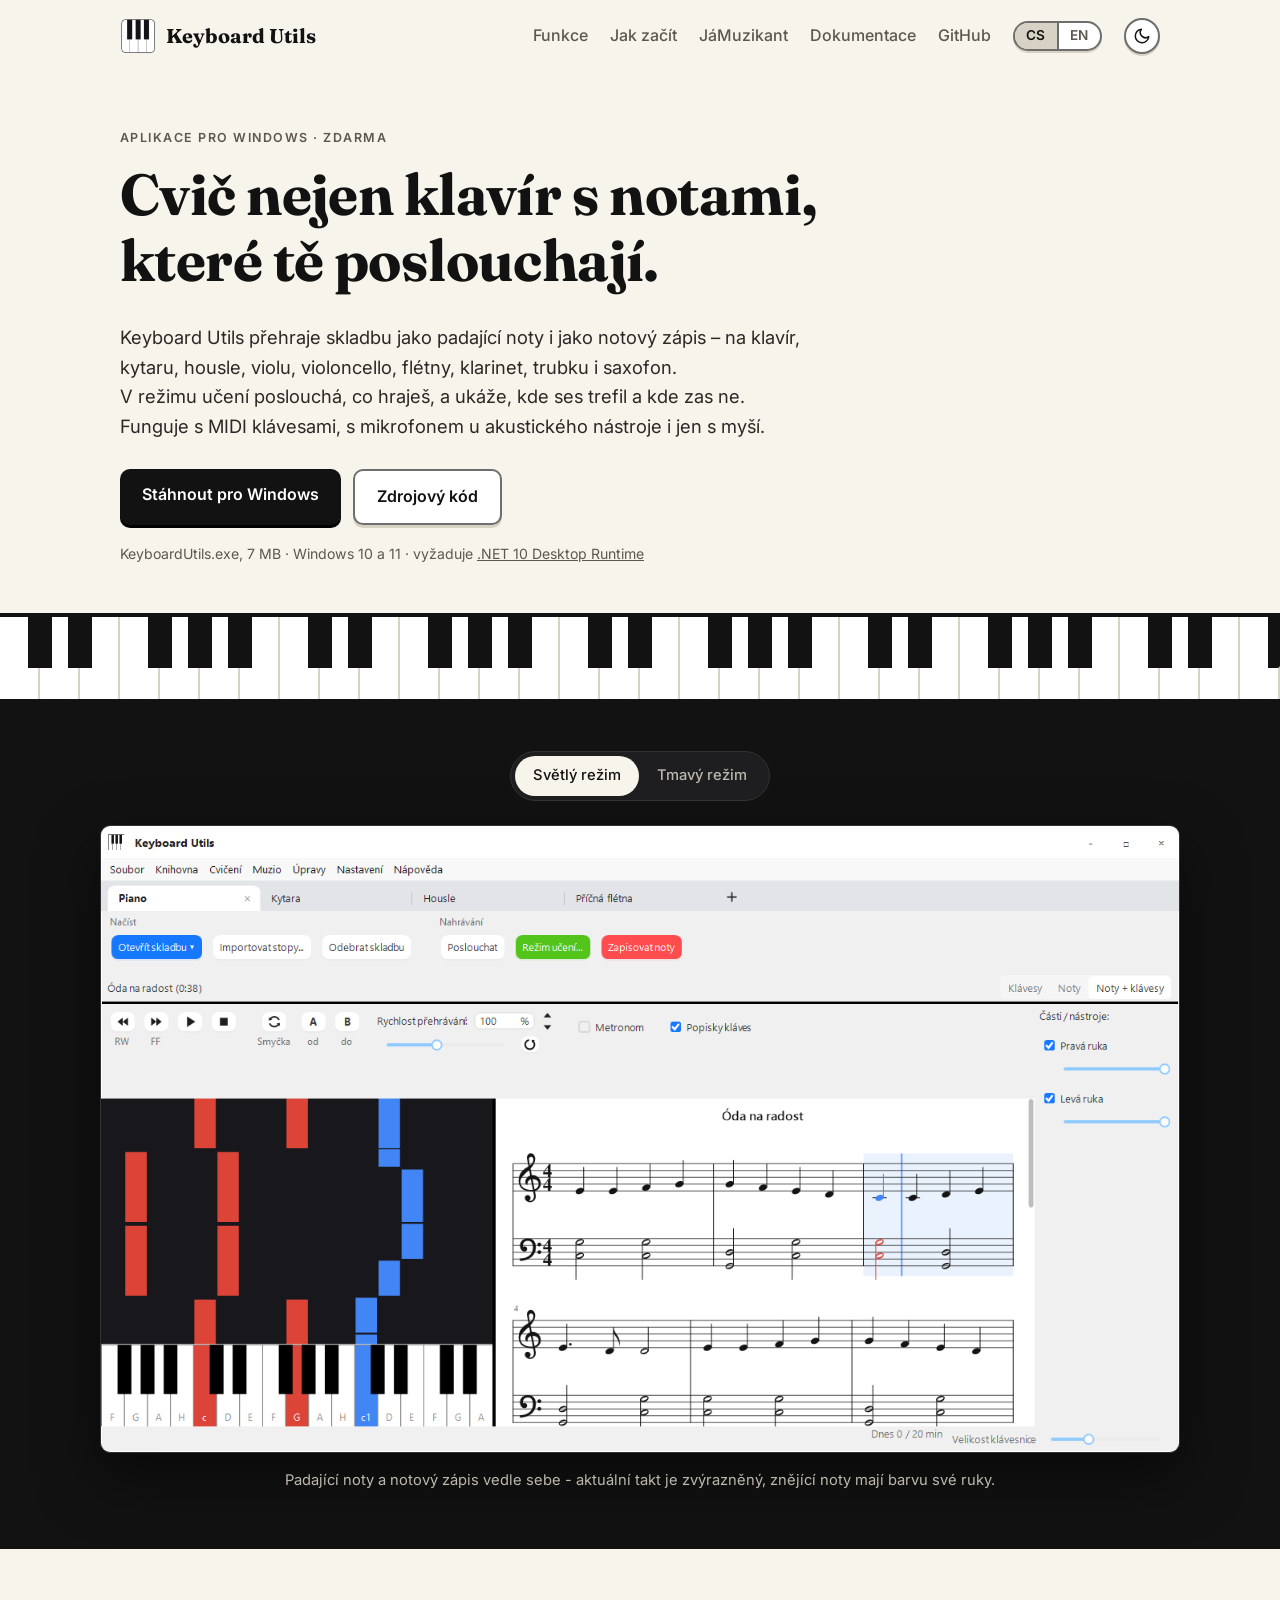
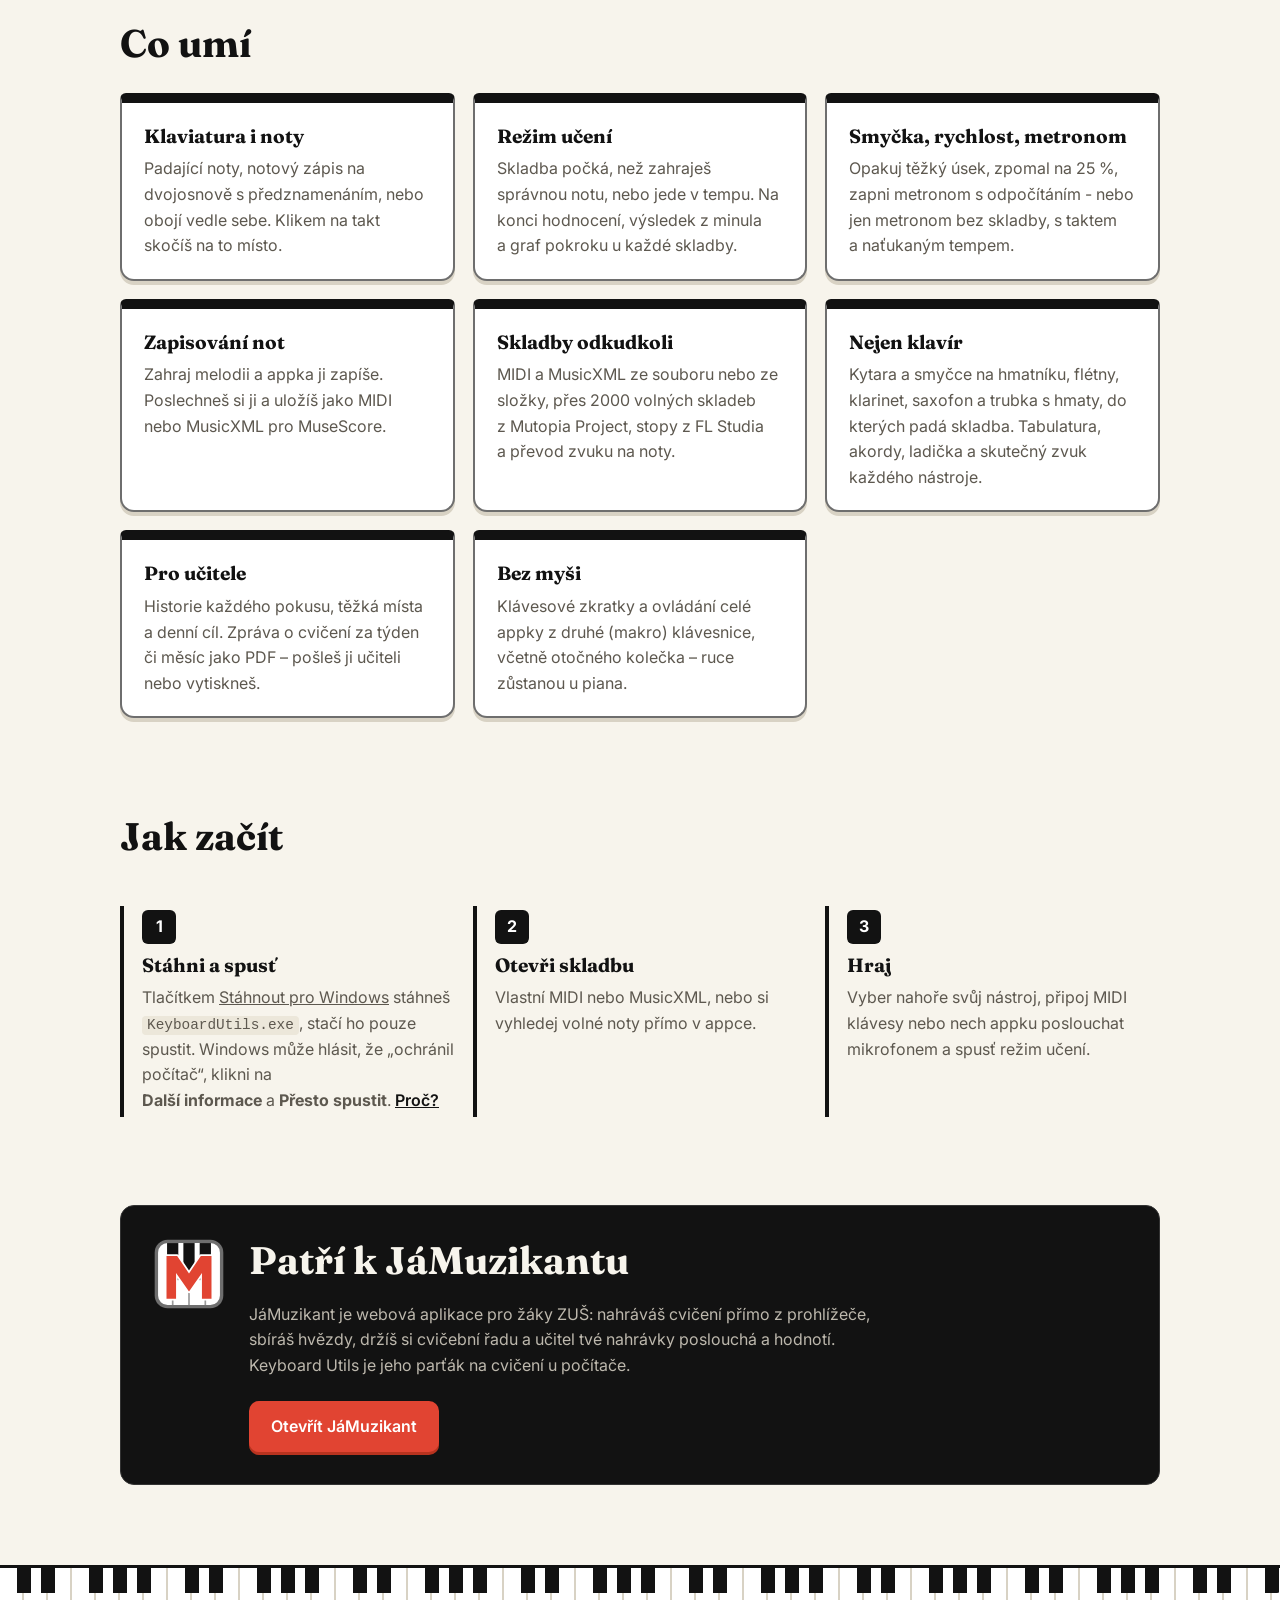
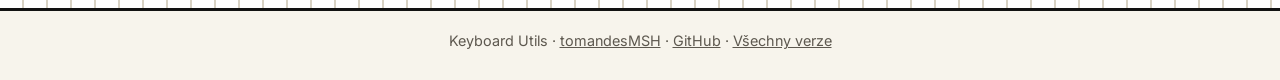
<file: docs/index.html>
<!doctype html>
<html lang="cs">
<head>
  <meta charset="utf-8">
  <meta name="viewport" content="width=device-width, initial-scale=1">
  <title>Keyboard Utils</title>
  <meta name="description" content="Keyboard Utils přehraje skladbu jako padající noty i notový zápis, v režimu učení poslouchá, co hraješ – na klavír, kytaru, smyčce, flétny i trubku. Zdarma pro Windows.">
  <meta property="og:title" content="Keyboard Utils">
  <meta property="og:description" content="Cvičení na Windows – klavír, kytara, housle, flétny, trubka a další: padající noty, notový zápis, hmatník a hmaty, režim učení s hodnocením, zpráva pro učitele.">
  <meta property="og:image" content="https://tomandes.eu/Keyboard-Utils/img/app-light.png">
  <meta property="og:url" content="https://tomandes.eu/Keyboard-Utils/">
  <link rel="alternate" hreflang="cs" href="https://tomandes.eu/Keyboard-Utils/">
  <link rel="alternate" hreflang="en" href="https://tomandes.eu/Keyboard-Utils/en/">
  <link rel="alternate" hreflang="x-default" href="https://tomandes.eu/Keyboard-Utils/">
  <link rel="icon" type="image/png" href="img/favicon.png">
  <link rel="preconnect" href="https://fonts.googleapis.com">
  <link rel="preconnect" href="https://fonts.gstatic.com" crossorigin>
  <link href="https://fonts.googleapis.com/css2?family=Fraunces:opsz,wght@9..144,600;9..144,700&family=Inter:wght@400;500;600&display=swap" rel="stylesheet">
  <!-- The light / dark pick, set before the page is drawn (no flash of the wrong one). See theme.js. -->
  <script>try { const t = localStorage.getItem('theme'); if (t === 'dark' || t === 'light') document.documentElement.dataset.theme = t } catch (e) {}</script>
  <link rel="stylesheet" href="style.css">
</head>
<body>

<header class="top">
  <a class="brand" href="#">
    <img src="img/logo.png" alt="" width="36" height="36">
    <span>Keyboard Utils</span>
  </a>
  <div class="header-end">
    <nav>
      <a href="#funkce">Funkce</a>
      <a href="#zacit">Jak začít</a>
      <a href="#jamuzikant">JáMuzikant</a>
      <a href="docs/index.html">Dokumentace</a>
      <a href="https://github.com/tomandesMSH/Keyboard-Utils">GitHub</a>
    </nav>
    <div class="lang-switch" aria-label="Jazyk">
      <a href="index.html" hreflang="cs" aria-current="true" title="Česky">CS</a>
      <a href="en/index.html" hreflang="en" lang="en" title="English">EN</a>
    </div>
    <button class="theme-toggle" type="button" aria-label="Tmavý režim" aria-pressed="false">
      <svg class="moon" viewBox="0 0 24 24" fill="none" stroke="currentColor" stroke-width="2" stroke-linecap="round" stroke-linejoin="round" aria-hidden="true"><path d="M21 12.8A9 9 0 1 1 11.2 3a7 7 0 0 0 9.8 9.8z"/></svg>
      <svg class="sun" viewBox="0 0 24 24" fill="none" stroke="currentColor" stroke-width="2" stroke-linecap="round" aria-hidden="true"><circle cx="12" cy="12" r="4.5"/><path d="M12 2v2.5M12 19.5V22M2 12h2.5M19.5 12H22M4.9 4.9l1.8 1.8M17.3 17.3l1.8 1.8M4.9 19.1l1.8-1.8M17.3 6.7l1.8-1.8"/></svg>
    </button>
  </div>
</header>

<main>

  <section class="hero">
    <div class="hero-text">
      <p class="eyebrow">Aplikace pro Windows · zdarma</p>
      <h1>Cvič nejen klavír s&nbsp;notami, které tě poslouchají.</h1>
      <p class="lead">
        Keyboard Utils přehraje skladbu jako padající noty i&nbsp;jako notový zápis – na klavír, kytaru, housle, violu,
        violoncello, flétny, klarinet, trubku i&nbsp;saxofon. <br>
        V&nbsp;režimu učení poslouchá, co hraješ, a&nbsp;ukáže, kde ses trefil a kde zas ne. <br>
        Funguje s&nbsp;MIDI klávesami, s&nbsp;mikrofonem u&nbsp;akustického nástroje i&nbsp;jen s&nbsp;myší.
      </p>
      <div class="actions">
        <!-- Straight to the file of the latest release (GitHub's /releases/latest/download/<name>), no GitHub page in between. -->
        <a class="btn btn-dark" id="download" href="https://github.com/tomandesMSH/Keyboard-Utils/releases/latest/download/KeyboardUtils.exe" download>Stáhnout pro Windows</a>
        <a class="btn btn-light" href="https://github.com/tomandesMSH/Keyboard-Utils">Zdrojový kód</a>
      </div>
      <p class="fine">KeyboardUtils.exe, 7&nbsp;MB · Windows 10 a 11 · vyžaduje <a href="https://dotnet.microsoft.com/download/dotnet/10.0">.NET 10 Desktop Runtime</a></p>
    </div>
  </section>

  <div class="keys" aria-hidden="true"></div>

  <section class="shots">
    <div class="shot-switch" role="tablist" aria-label="Vzhled">
      <button role="tab" aria-selected="true" data-shot="light">Světlý režim</button>
      <button role="tab" aria-selected="false" data-shot="dark">Tmavý režim</button>
    </div>
    <figure class="shot">
      <img id="shot" src="img/app-light.png" width="1360" height="820"
           alt="Keyboard Utils: Óda na radost jako padající noty na klaviatuře vlevo a jako notový zápis vpravo, s ovládáním přehrávání nahoře.">
      <figcaption>Padající noty a notový zápis vedle sebe - aktuální takt je zvýrazněný, znějící noty mají barvu své ruky.</figcaption>
    </figure>
  </section>

  <section class="features" id="funkce">
    <h2>Co umí</h2>
    <div class="grid">
      <article>
        <h3>Klaviatura i noty</h3>
        <p>Padající noty, notový zápis na dvojosnově s&nbsp;předznamenáním, nebo obojí vedle sebe. Klikem na takt skočíš na to místo.</p>
      </article>
      <article>
        <h3>Režim učení</h3>
        <p>Skladba počká, než zahraješ správnou notu, nebo jede v&nbsp;tempu. Na konci hodnocení, výsledek z&nbsp;minula a&nbsp;graf pokroku u&nbsp;každé skladby.</p>
      </article>
      <article>
        <h3>Smyčka, rychlost, metronom</h3>
        <p>Opakuj těžký úsek, zpomal na 25&nbsp;%, zapni metronom s&nbsp;odpočítáním - nebo jen metronom bez skladby, s&nbsp;taktem a&nbsp;naťukaným tempem.</p>
      </article>
      <article>
        <h3>Zapisování not</h3>
        <p>Zahraj melodii a&nbsp;appka ji zapíše. Poslechneš si ji a&nbsp;uložíš jako MIDI nebo MusicXML pro MuseScore.</p>
      </article>
      <article>
        <h3>Skladby odkudkoli</h3>
        <p>MIDI a&nbsp;MusicXML ze souboru nebo ze složky, přes 2000 volných skladeb z&nbsp;Mutopia Project, stopy z&nbsp;FL Studia a&nbsp;převod zvuku na noty.</p>
      </article>
      <article>
        <h3>Nejen klavír</h3>
        <p>Kytara a&nbsp;smyčce na hmatníku, flétny, klarinet, saxofon a&nbsp;trubka s&nbsp;hmaty, do kterých padá skladba. Tabulatura, akordy, ladička a&nbsp;skutečný zvuk každého nástroje.</p>
      </article>
      <article>
        <h3>Pro učitele</h3>
        <p>Historie každého pokusu, těžká místa a&nbsp;denní cíl. Zpráva o&nbsp;cvičení za týden či měsíc jako PDF – pošleš ji učiteli nebo vytiskneš.</p>
      </article>
      <article>
        <h3>Bez myši</h3>
        <p>Klávesové zkratky a&nbsp;ovládání celé appky z&nbsp;druhé (makro) klávesnice, včetně otočného kolečka – ruce zůstanou u&nbsp;piana.</p>
      </article>
    </div>
  </section>

  <section class="steps" id="zacit">
    <h2>Jak začít</h2>
    <ol>
      <li>
        <span class="num">1</span>
        <h3>Stáhni a spusť</h3>
        <p>
          Tlačítkem <a href="https://github.com/tomandesMSH/Keyboard-Utils/releases/latest/download/KeyboardUtils.exe" download>Stáhnout pro Windows</a> stáhneš <code>KeyboardUtils.exe</code>,
          stačí ho pouze spustit. Windows může hlásit, že „ochránil počítač“, klikni na <br><b>Další informace</b> a&nbsp;<b>Přesto spustit</b>.
          <a class="why" href="proc.html">Proč?</a>
        </p>
      </li>
      <li>
        <span class="num">2</span>
        <h3>Otevři skladbu</h3>
        <p>Vlastní MIDI nebo MusicXML, nebo si vyhledej volné noty přímo v&nbsp;appce.</p>
      </li>
      <li>
        <span class="num">3</span>
        <h3>Hraj</h3>
        <p>Vyber nahoře svůj nástroj, připoj MIDI klávesy nebo nech appku poslouchat mikrofonem a&nbsp;spusť režim učení.</p>
      </li>
    </ol>
  </section>

  <section class="jamuzikant" id="jamuzikant">
    <div class="jamuzikant-card">
      <img src="img/jamuzikant.svg" alt="" width="72" height="72">
      <div>
        <h2>Patří k&nbsp;JáMuzikantu</h2>
        <p>
          JáMuzikant je webová aplikace pro žáky ZUŠ: nahráváš cvičení
          přímo z&nbsp;prohlížeče, sbíráš hvězdy, držíš si cvičební řadu a&nbsp;učitel tvé nahrávky
          poslouchá a&nbsp;hodnotí. Keyboard Utils je jeho parťák na cvičení u&nbsp;počítače.
        </p>
        <a class="btn btn-red" href="https://jamuzikant.tomandes.eu/login">Otevřít JáMuzikant</a>
      </div>
    </div>
  </section>

</main>

<footer>
  <div class="keys keys-small" aria-hidden="true"></div>
  <p>
    Keyboard Utils · <a href="https://tomandes.eu/">tomandesMSH</a> ·
    <a href="https://github.com/tomandesMSH/Keyboard-Utils">GitHub</a> ·
    <a href="https://github.com/tomandesMSH/Keyboard-Utils/releases">Všechny verze</a>
  </p>
</footer>

<script>
  // Light / dark screenshot: picked with its switch, and following the page's own light / dark mode.
  const shot = document.getElementById('shot');
  const shotButtons = document.querySelectorAll('.shot-switch button');
  function showShot(name) {
    shotButtons.forEach(b => b.setAttribute('aria-selected', String(b.dataset.shot === name)));
    shot.src = `img/app-${name}.png`;
  }
  shotButtons.forEach(button => button.addEventListener('click', () => showShot(button.dataset.shot)));
  document.addEventListener('themechange', e => showShot(e.detail.dark ? 'dark' : 'light'));

  // The download starts as usual; meanwhile the page glides down to "Jak začít", which says what to do with
  // the file (and about the "Windows protected your PC" message).
  document.getElementById('download').addEventListener('click', () => {
    const steps = document.getElementById('zacit');
    const smooth = !window.matchMedia('(prefers-reduced-motion: reduce)').matches;
    setTimeout(() => {
      // Once there, the heading flashes so the eye lands on it. 'scrollend' marks the arrival; the timeout
      // covers browsers without it and the case of no scrolling at all (already there).
      let flashed = false;
      const flash = () => {
        if (flashed) return;
        flashed = true;
        const heading = steps.querySelector('h2');
        heading.classList.remove('flash');
        void heading.offsetWidth; // restart the animation on a second click
        heading.classList.add('flash');
      };
      window.addEventListener('scrollend', flash, { once: true });
      setTimeout(flash, smooth ? 1200 : 50);
      // 'instant', not 'auto': 'auto' means "as the CSS says", and that's smooth.
      steps.scrollIntoView({ behavior: smooth ? 'smooth' : 'instant', block: 'start' });
    }, 150);
    history.replaceState(null, '', '#zacit');
  });
</script>
<script src="theme.js"></script>
<script src="piano.js"></script>
</body>
</html>
</file>
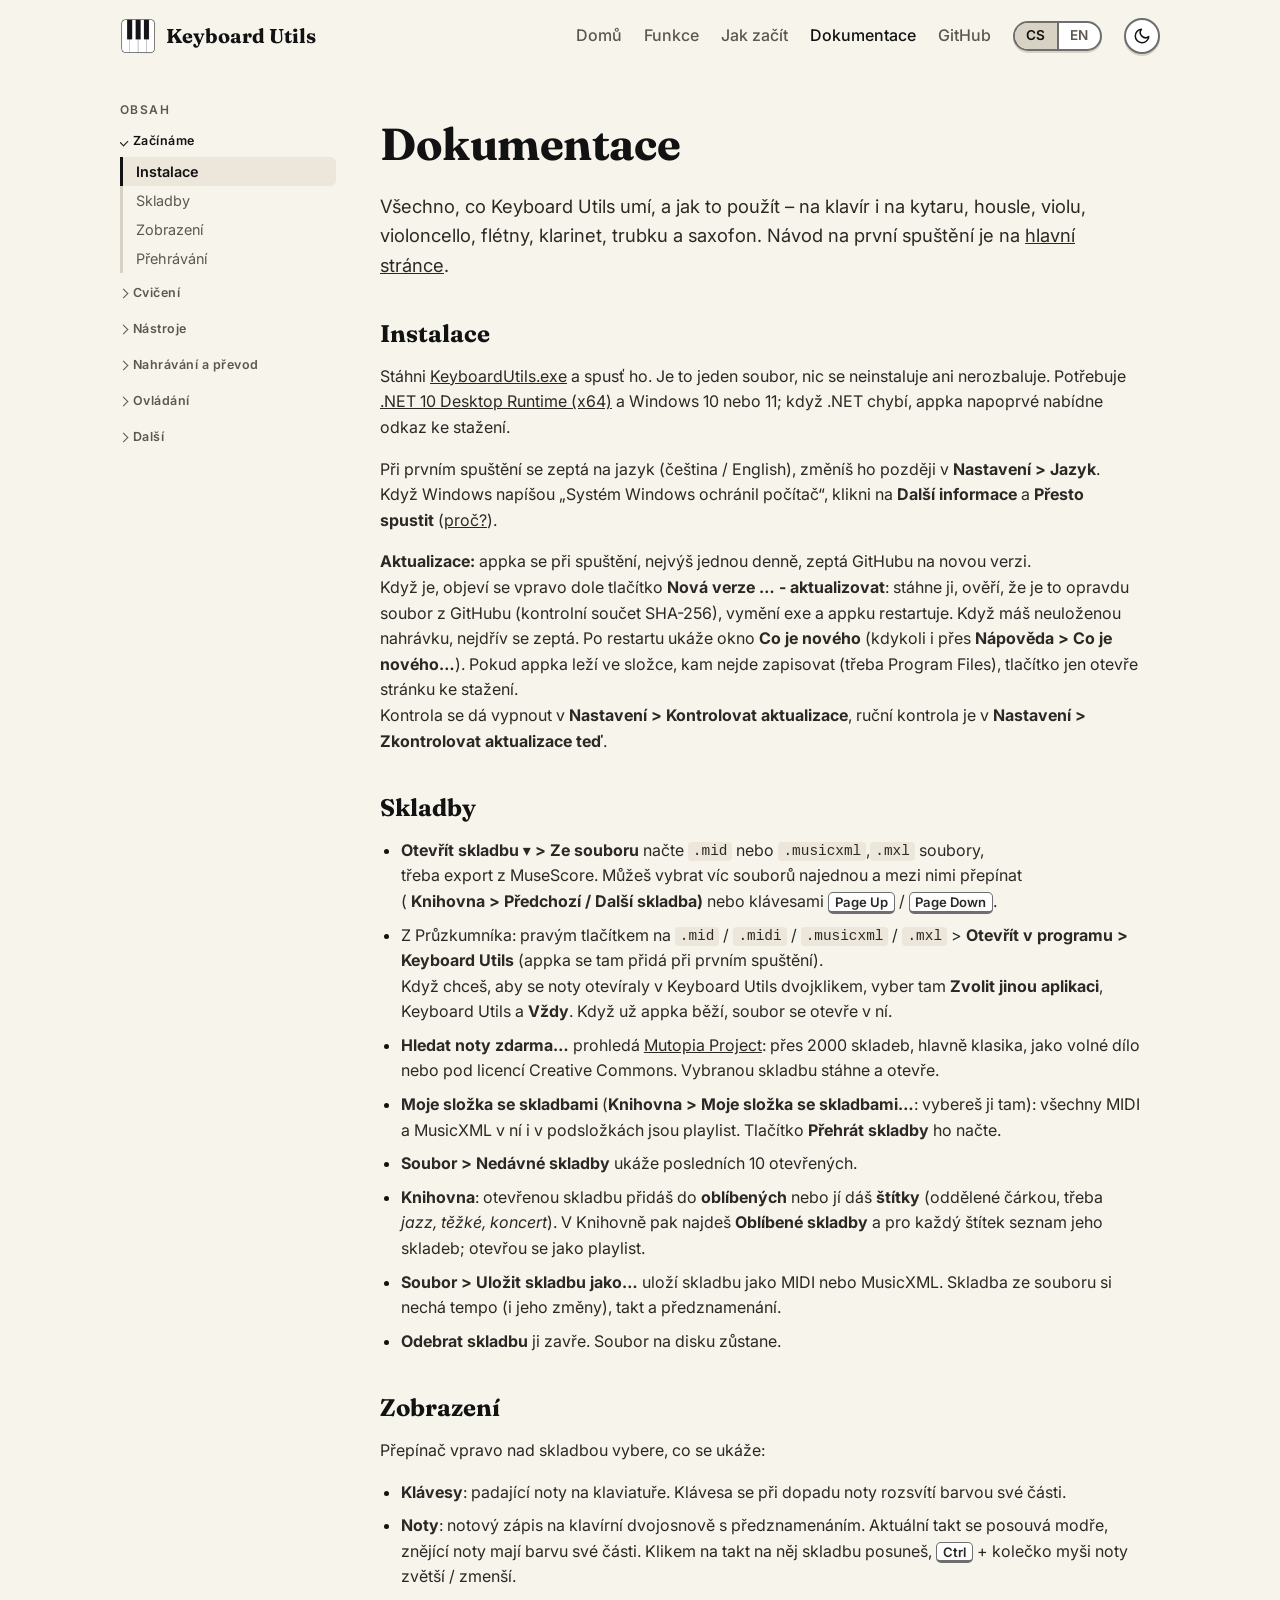
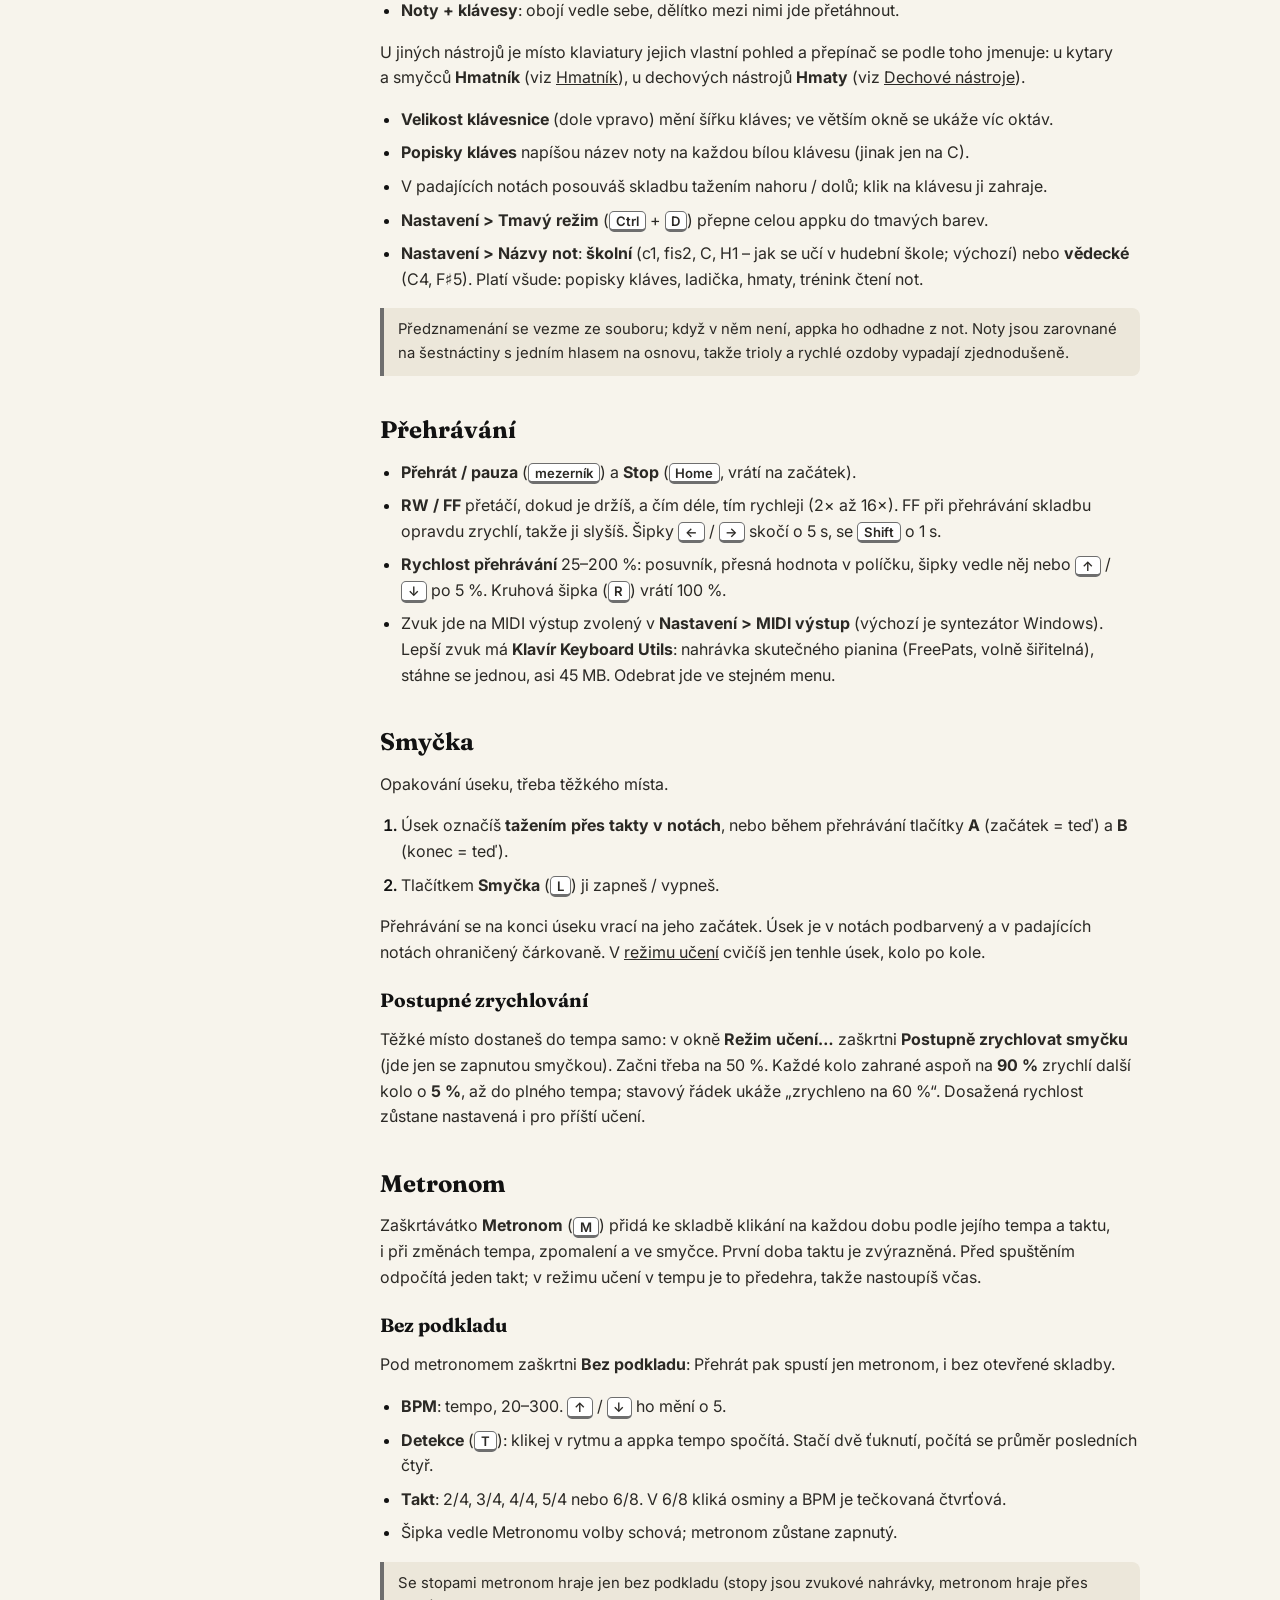
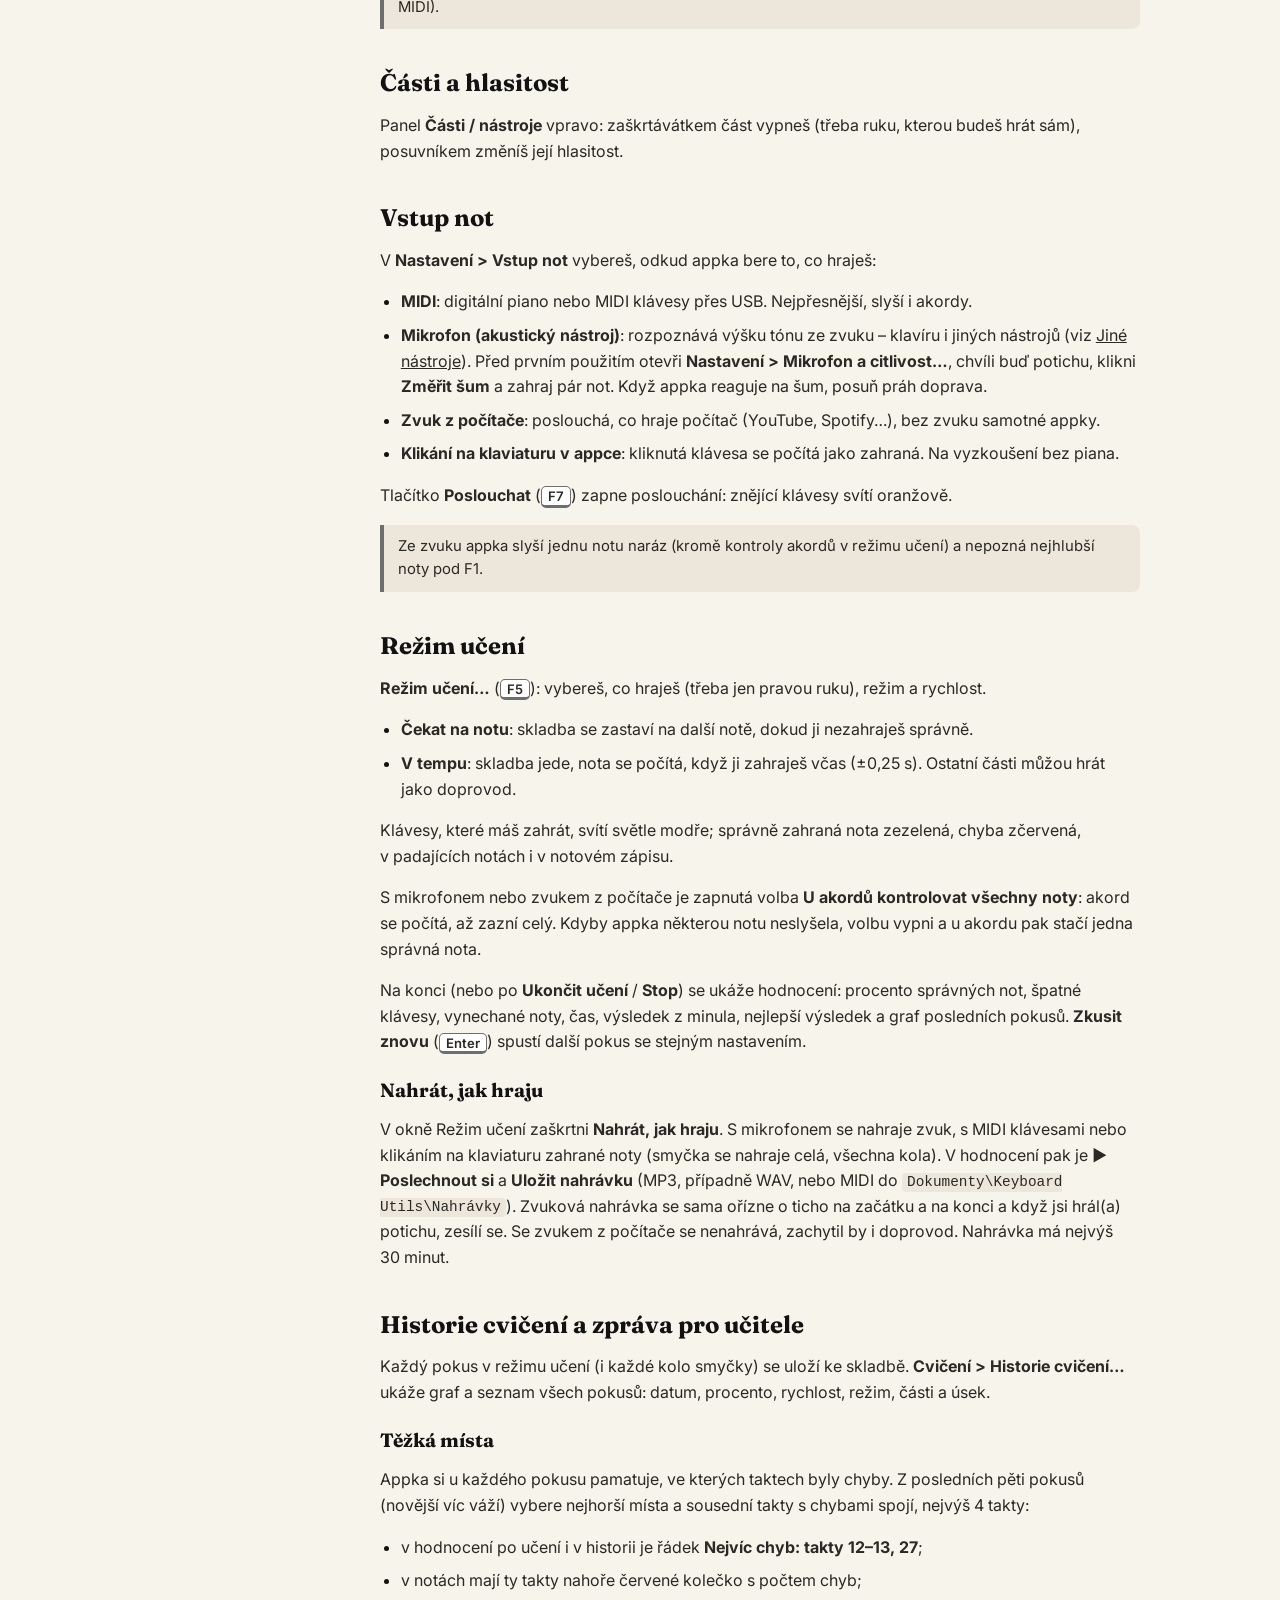
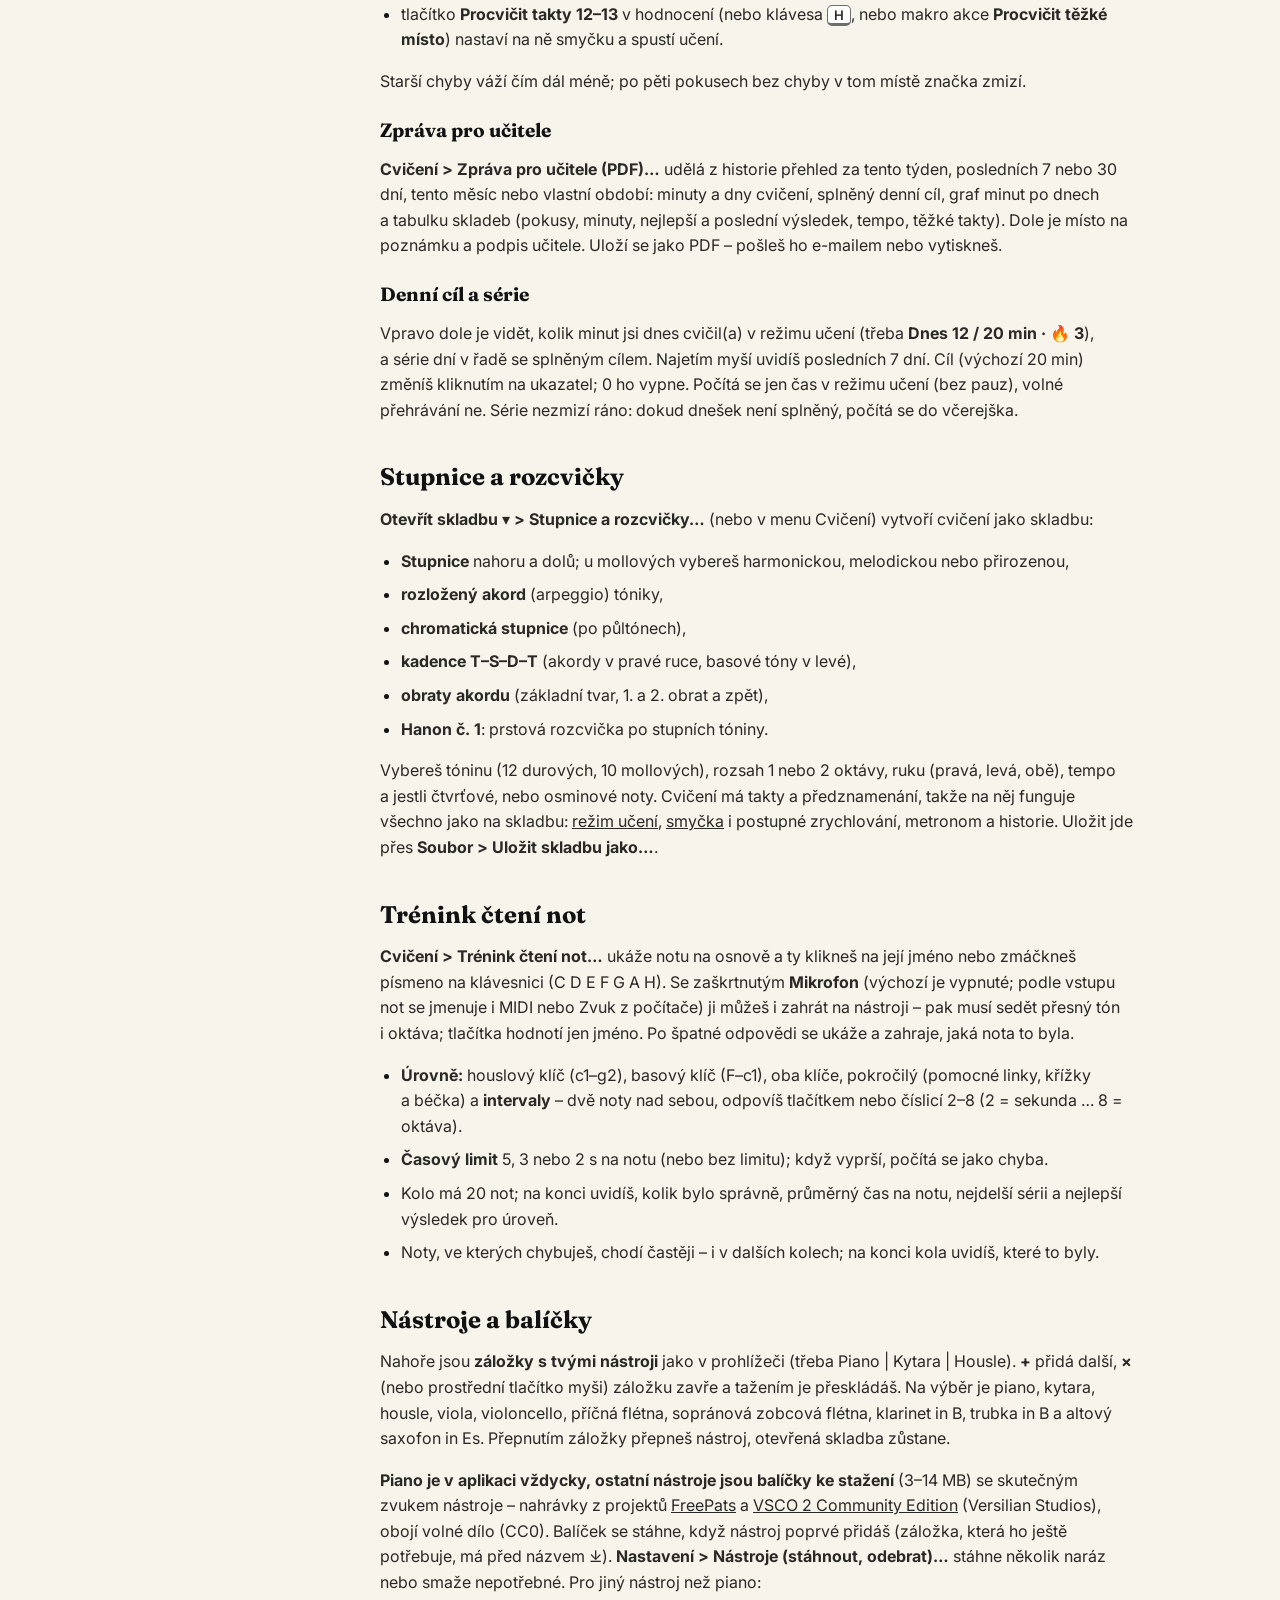
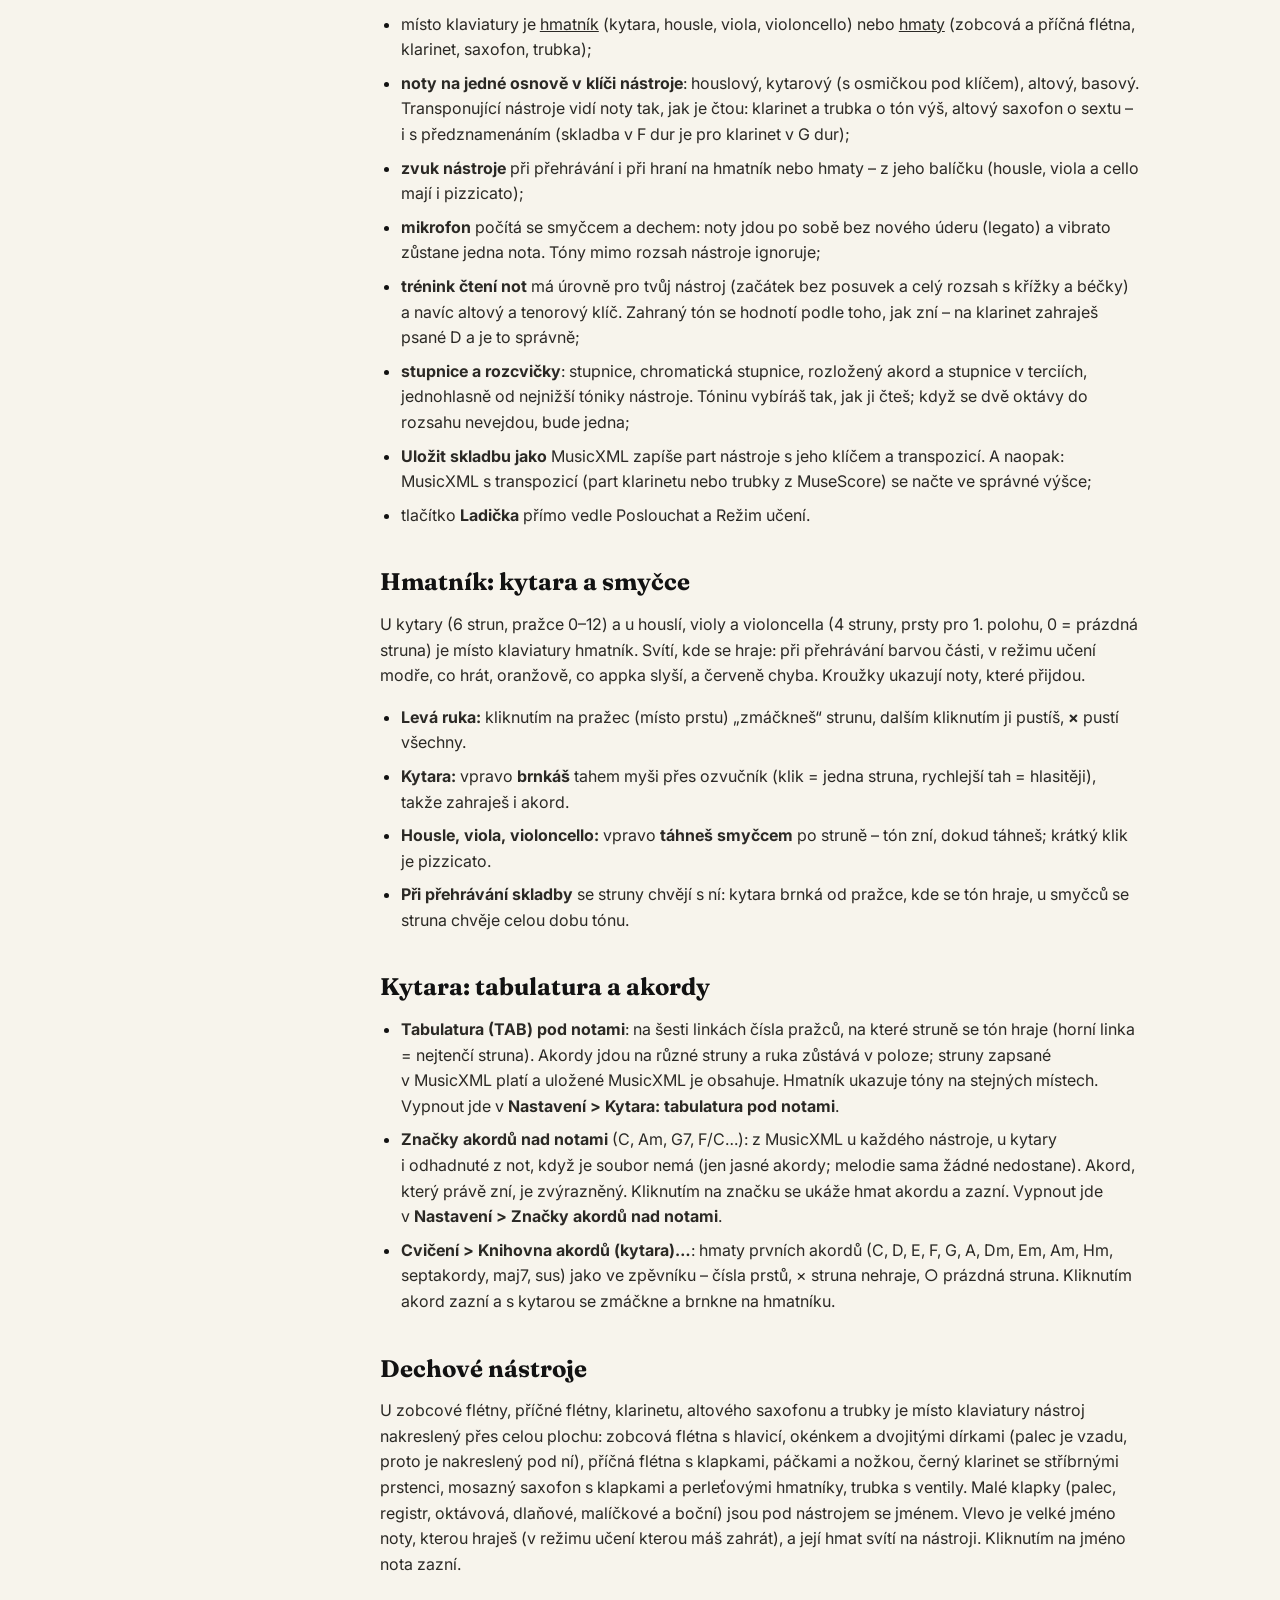
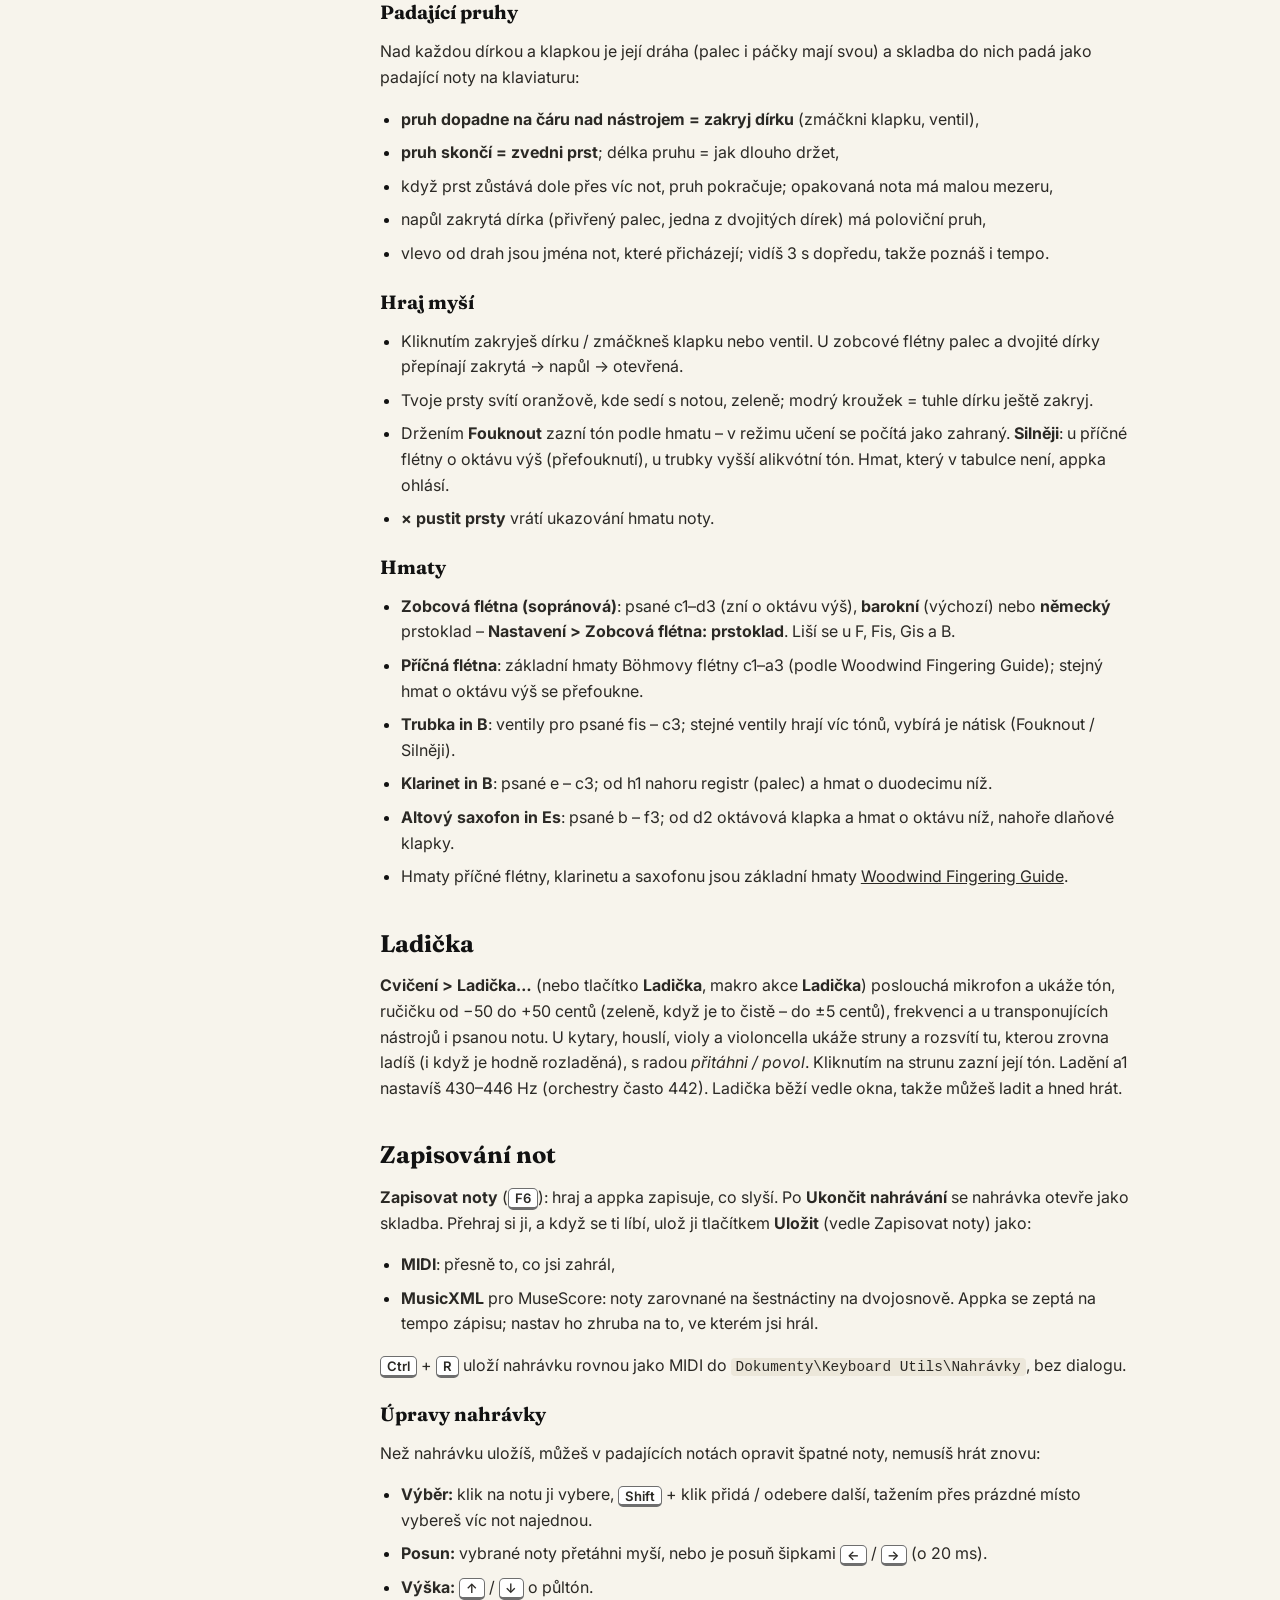
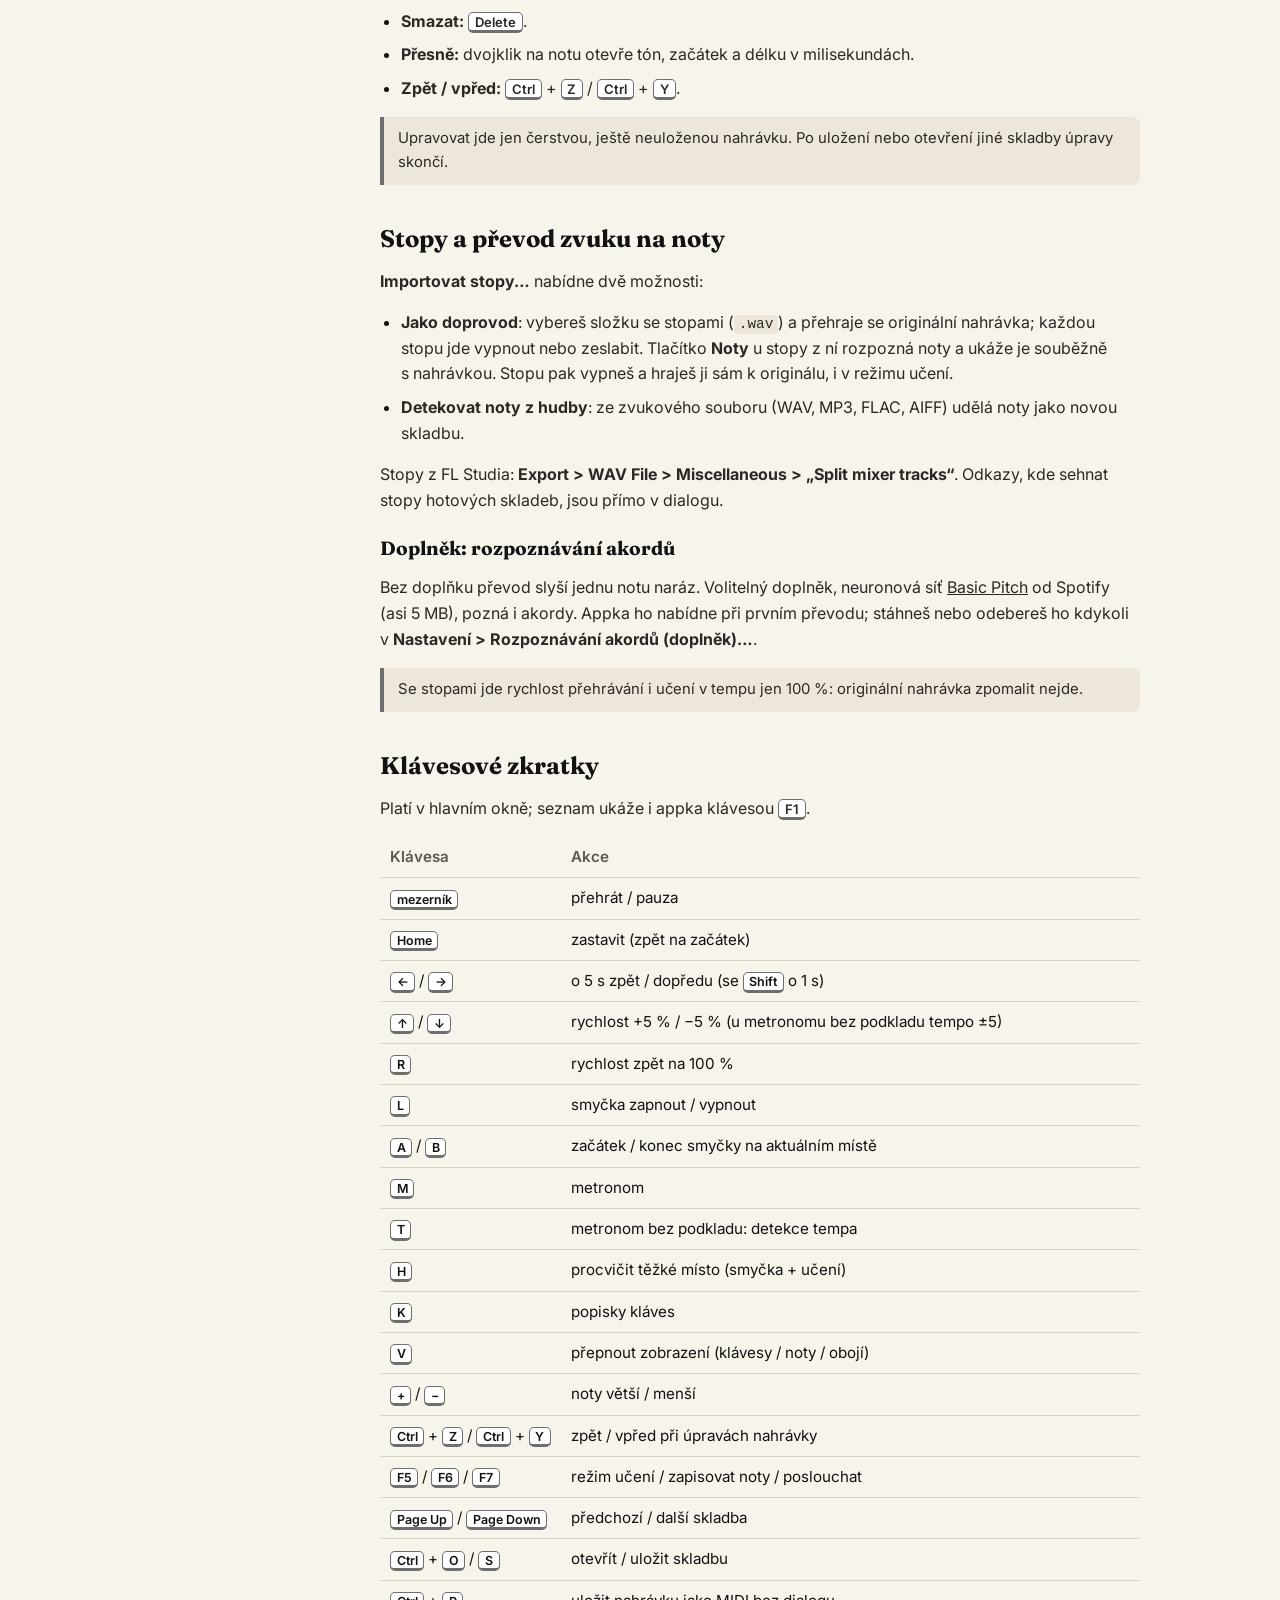
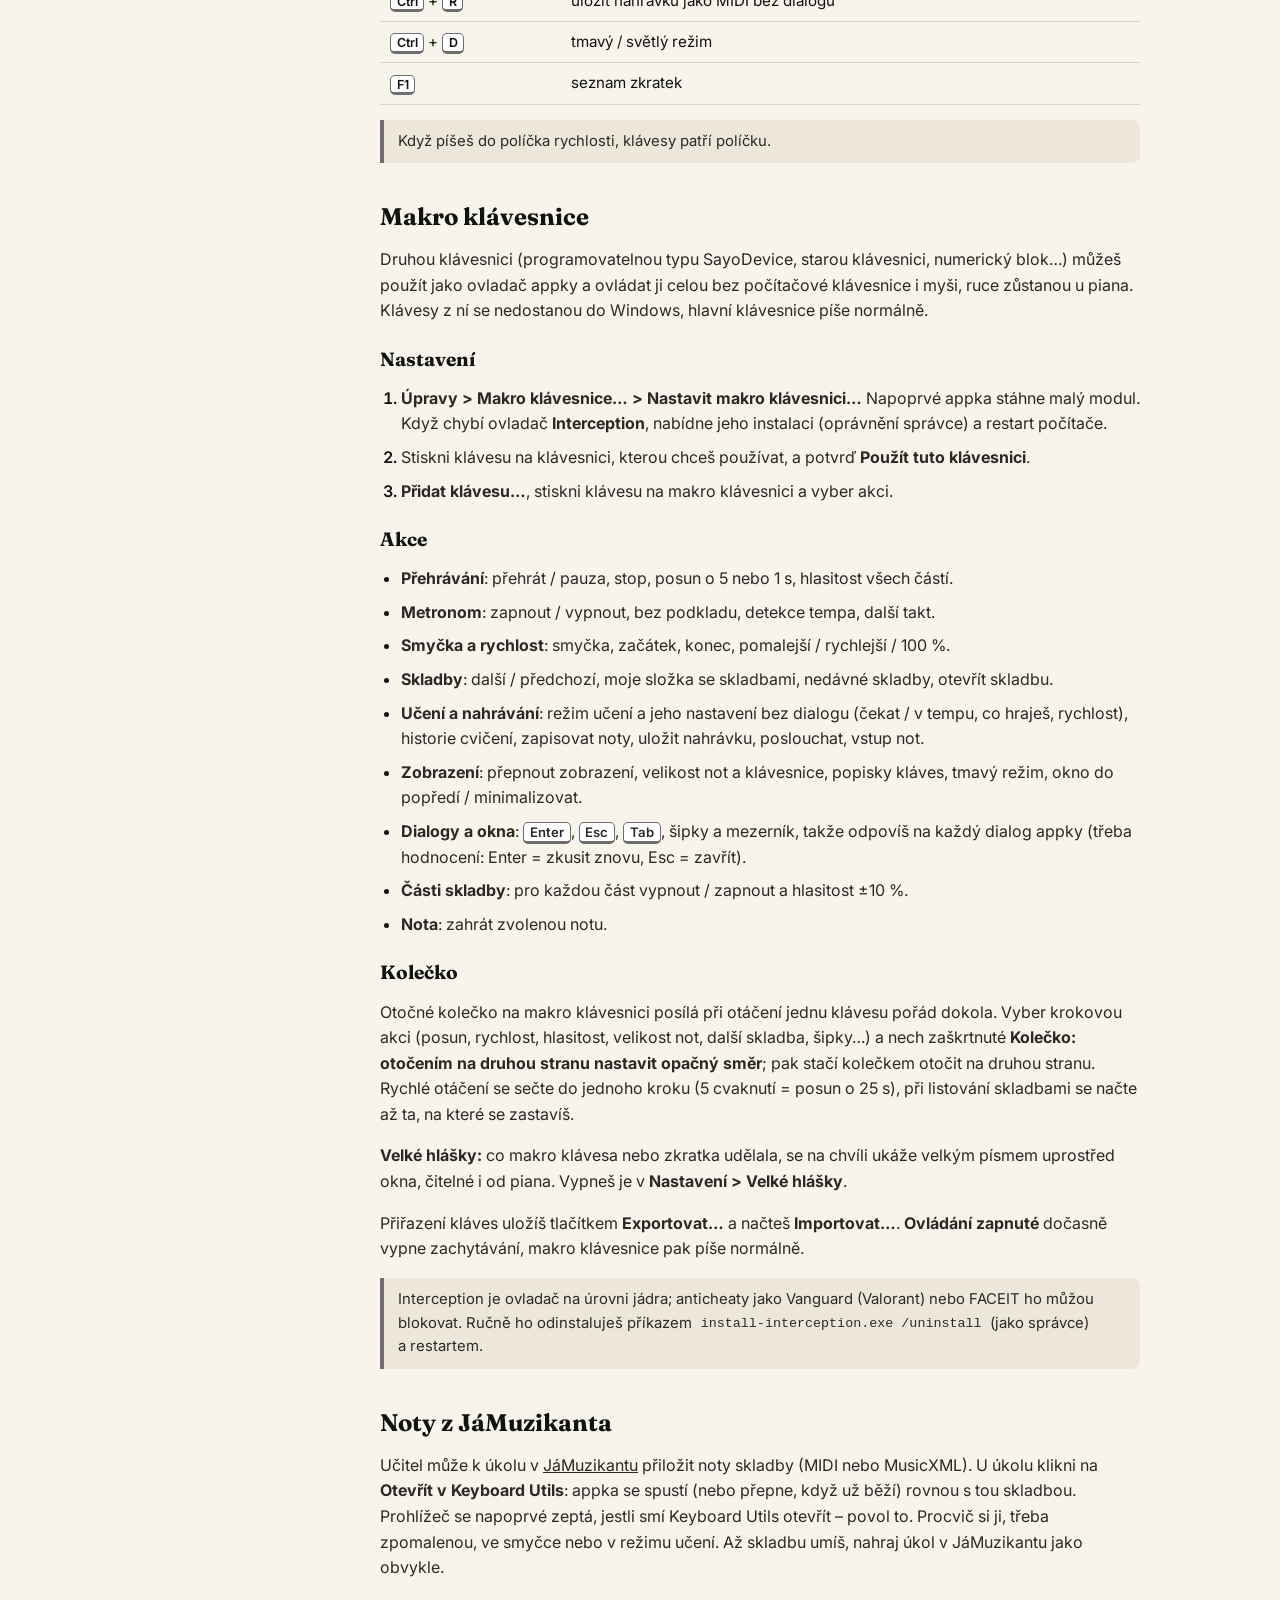
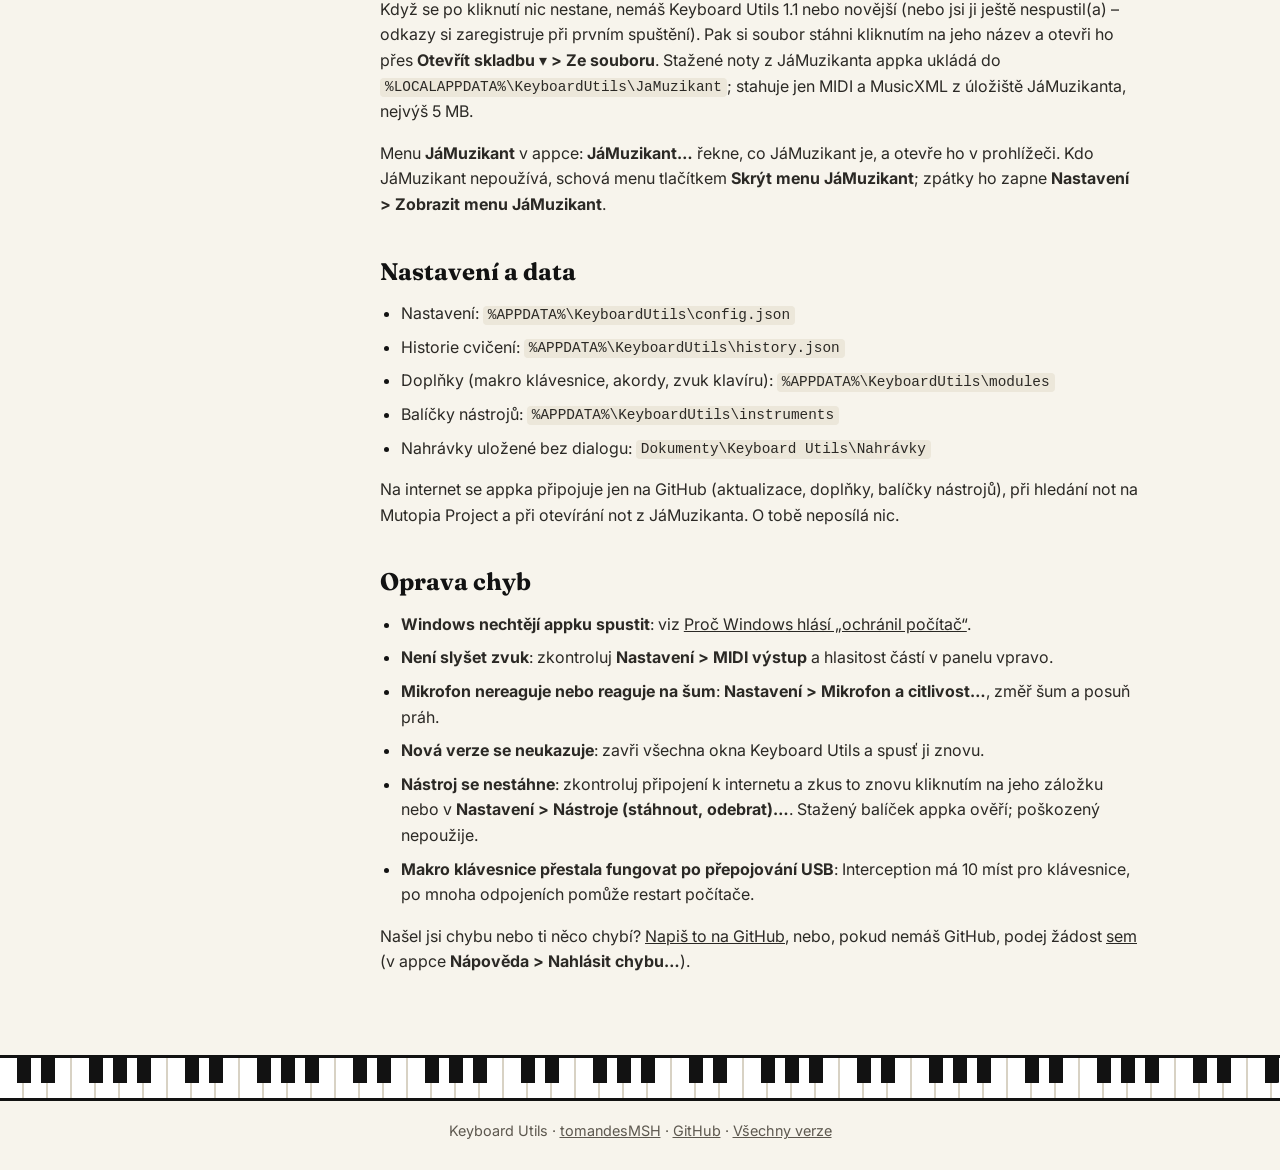
<file: docs/docs/index.html>
<!doctype html>
<html lang="cs">
<head>
  <meta charset="utf-8">
  <meta name="viewport" content="width=device-width, initial-scale=1">
  <title>Dokumentace – Keyboard Utils</title>
  <meta name="description" content="Dokumentace Keyboard Utils: skladby, přehrávání, režim učení, zpráva pro učitele, nástroje (kytara, smyčce, flétny, trubka), hmatník, tabulatura a akordy, ladička, zapisování not, makro klávesnice a klávesové zkratky.">
  <link rel="alternate" hreflang="cs" href="https://tomandes.eu/Keyboard-Utils/docs/">
  <link rel="alternate" hreflang="en" href="https://tomandes.eu/Keyboard-Utils/en/docs/">
  <link rel="alternate" hreflang="x-default" href="https://tomandes.eu/Keyboard-Utils/docs/">
  <link rel="icon" type="image/png" href="../img/favicon.png">
  <link rel="preconnect" href="https://fonts.googleapis.com">
  <link rel="preconnect" href="https://fonts.gstatic.com" crossorigin>
  <link href="https://fonts.googleapis.com/css2?family=Fraunces:opsz,wght@9..144,600;9..144,700&family=Inter:wght@400;500;600&display=swap" rel="stylesheet">
  <!-- The light / dark pick, set before the page is drawn (no flash of the wrong one). See theme.js. -->
  <script>try { const t = localStorage.getItem('theme'); if (t === 'dark' || t === 'light') document.documentElement.dataset.theme = t } catch (e) {}</script>
  <link rel="stylesheet" href="../style.css">
</head>
<body>

<header class="top">
  <a class="brand" href="../index.html">
    <img src="../img/logo.png" alt="" width="36" height="36">
    <span>Keyboard Utils</span>
  </a>
  <div class="header-end">
    <nav>
      <a href="../index.html">Domů</a>
      <a href="../index.html#funkce">Funkce</a>
      <a href="../index.html#zacit">Jak začít</a>
      <a href="index.html" aria-current="page">Dokumentace</a>
      <a href="https://github.com/tomandesMSH/Keyboard-Utils">GitHub</a>
    </nav>
    <div class="lang-switch" aria-label="Jazyk">
      <a href="index.html" hreflang="cs" aria-current="true" title="Česky">CS</a>
      <a href="../en/docs/index.html" hreflang="en" lang="en" title="English" data-keep-hash>EN</a>
    </div>
    <button class="theme-toggle" type="button" aria-label="Tmavý režim" aria-pressed="false">
      <svg class="moon" viewBox="0 0 24 24" fill="none" stroke="currentColor" stroke-width="2" stroke-linecap="round" stroke-linejoin="round" aria-hidden="true"><path d="M21 12.8A9 9 0 1 1 11.2 3a7 7 0 0 0 9.8 9.8z"/></svg>
      <svg class="sun" viewBox="0 0 24 24" fill="none" stroke="currentColor" stroke-width="2" stroke-linecap="round" aria-hidden="true"><circle cx="12" cy="12" r="4.5"/><path d="M12 2v2.5M12 19.5V22M2 12h2.5M19.5 12H22M4.9 4.9l1.8 1.8M17.3 17.3l1.8 1.8M4.9 19.1l1.8-1.8M17.3 6.7l1.8-1.8"/></svg>
    </button>
  </div>
</header>

<div class="doc">
  <aside class="doc-toc" aria-label="Obsah">
    <p class="doc-toc-title">Obsah</p>
    <div class="doc-toc-group">
      <button type="button" class="doc-toc-cat" aria-expanded="true">Začínáme</button>
      <div class="doc-toc-list">
        <ol>
          <li><a href="#instalace">Instalace</a></li>
          <li><a href="#skladby">Skladby</a></li>
          <li><a href="#zobrazeni">Zobrazení</a></li>
          <li><a href="#prehravani">Přehrávání</a></li>
        </ol>
      </div>
    </div>
    <div class="doc-toc-group">
      <button type="button" class="doc-toc-cat" aria-expanded="true">Cvičení</button>
      <div class="doc-toc-list">
        <ol>
          <li><a href="#smycka">Smyčka</a></li>
          <li><a href="#metronom">Metronom</a></li>
          <li><a href="#casti">Části a hlasitost</a></li>
          <li><a href="#vstup">Vstup not</a></li>
          <li><a href="#uceni">Režim učení</a></li>
          <li><a href="#historie">Historie a zpráva pro učitele</a></li>
          <li><a href="#stupnice">Stupnice a rozcvičky</a></li>
          <li><a href="#cteni">Trénink čtení not</a></li>
        </ol>
      </div>
    </div>
    <div class="doc-toc-group">
      <button type="button" class="doc-toc-cat" aria-expanded="true">Nástroje</button>
      <div class="doc-toc-list">
        <ol>
          <li><a href="#nastroje">Nástroje a balíčky</a></li>
          <li><a href="#hmatnik">Hmatník: kytara a smyčce</a></li>
          <li><a href="#kytara">Kytara: tabulatura a akordy</a></li>
          <li><a href="#dechy">Dechové nástroje</a></li>
          <li><a href="#ladicka">Ladička</a></li>
        </ol>
      </div>
    </div>
    <div class="doc-toc-group">
      <button type="button" class="doc-toc-cat" aria-expanded="true">Nahrávání a převod</button>
      <div class="doc-toc-list">
        <ol>
          <li><a href="#zapisovani">Zapisování not</a></li>
          <li><a href="#stopy">Stopy a převod zvuku</a></li>
        </ol>
      </div>
    </div>
    <div class="doc-toc-group">
      <button type="button" class="doc-toc-cat" aria-expanded="true">Ovládání</button>
      <div class="doc-toc-list">
        <ol>
          <li><a href="#zkratky">Klávesové zkratky</a></li>
          <li><a href="#makro">Makro klávesnice</a></li>
        </ol>
      </div>
    </div>
    <div class="doc-toc-group">
      <button type="button" class="doc-toc-cat" aria-expanded="true">Další</button>
      <div class="doc-toc-list">
        <ol>
          <li><a href="#jamuzikant">Noty z JáMuzikanta</a></li>
          <li><a href="#nastaveni">Nastavení a data</a></li>
          <li><a href="#problemy">Oprava chyb</a></li>
        </ol>
      </div>
    </div>
  </aside>

  <main class="page doc-body">
    <h1>Dokumentace</h1>
    <p class="lead">
      Všechno, co Keyboard Utils umí, a&nbsp;jak to použít – na klavír i&nbsp;na kytaru, housle, violu, violoncello,
      flétny, klarinet, trubku a&nbsp;saxofon. Návod na první spuštění je na <a href="../index.html#zacit">hlavní stránce</a>.
    </p>

    <section id="instalace">
      <h2>Instalace</h2>
      <p>
        Stáhni <a href="https://github.com/tomandesMSH/Keyboard-Utils/releases/latest/download/KeyboardUtils.exe" download>KeyboardUtils.exe</a>
        a&nbsp;spusť ho. Je to jeden soubor, nic se neinstaluje ani nerozbaluje. Potřebuje
        <a href="https://dotnet.microsoft.com/download/dotnet/10.0">.NET 10 Desktop Runtime (x64)</a> a&nbsp;Windows 10 nebo 11;
        když .NET chybí, appka napoprvé nabídne odkaz ke stažení.
      </p>
      <p>
        Při prvním spuštění se zeptá na jazyk (čeština / English), změníš ho později v&nbsp;<b>Nastavení &gt; Jazyk</b>.
        Když Windows napíšou „Systém Windows ochránil počítač“, klikni na <b>Další informace</b> a&nbsp;<b>Přesto spustit</b>
        (<a href="../proc.html">proč?</a>).
      </p>
      <p>
        <b>Aktualizace:</b> appka se při spuštění, nejvýš jednou denně, zeptá GitHubu na novou verzi. <br> Když je, objeví
        se vpravo dole tlačítko <b>Nová verze … - aktualizovat</b>: stáhne ji, ověří, že je to opravdu soubor z&nbsp;GitHubu
        (kontrolní součet SHA-256), vymění exe a&nbsp;appku restartuje. Když máš neuloženou nahrávku, nejdřív se zeptá.
        Po restartu ukáže okno <b>Co je nového</b> (kdykoli i&nbsp;přes <b>Nápověda &gt; Co je nového…</b>).
        Pokud appka leží ve složce, kam nejde zapisovat (třeba Program Files), tlačítko jen otevře stránku ke stažení. <br>
        Kontrola se dá vypnout v&nbsp;<b>Nastavení &gt; Kontrolovat aktualizace</b>, ruční kontrola je
        v&nbsp;<b>Nastavení &gt; Zkontrolovat aktualizace teď</b>.
      </p>
    </section>

    <section id="skladby">
      <h2>Skladby</h2>
      <ul>
        <li>
          <b>Otevřít skladbu ▾ &gt; Ze souboru</b> načte <code>.mid</code> nebo <code>.musicxml</code>,<code>.mxl</code> soubory, <br>
          třeba export z&nbsp;MuseScore. Můžeš vybrat víc souborů najednou a mezi nimi přepínat <br>
          (&nbsp;<b>Knihovna &gt; Předchozí / Další skladba)</b> nebo klávesami <kbd>Page Up</kbd> / <kbd>Page Down</kbd>.
        </li>
        <li>
          Z&nbsp;Průzkumníka: pravým tlačítkem na <code>.mid</code> / <code>.midi</code> / <code>.musicxml</code> / <code>.mxl</code>
          &gt; <b>Otevřít v&nbsp;programu &gt; Keyboard Utils</b> (appka se tam přidá při prvním spuštění). <br>
          Když chceš, aby se noty otevíraly v&nbsp;Keyboard Utils dvojklikem, vyber tam <b>Zvolit jinou aplikaci</b>,
          Keyboard Utils a&nbsp;<b>Vždy</b>. Když už appka běží, soubor se otevře v&nbsp;ní.
        </li>
        <li>
          <b>Hledat noty zdarma…</b> prohledá <a href="https://www.mutopiaproject.org/">Mutopia Project</a>: přes 2000 skladeb,
          hlavně klasika, jako volné dílo nebo pod licencí Creative Commons. Vybranou skladbu stáhne a&nbsp;otevře.
        </li>
        <li>
          <b>Moje složka se skladbami</b> (<b>Knihovna &gt; Moje složka se skladbami…</b>: vybereš ji tam): všechny MIDI a&nbsp;MusicXML v&nbsp;ní
          i&nbsp;v&nbsp;podsložkách jsou playlist. Tlačítko <b>Přehrát skladby</b> ho načte. 
        </li>
        <li><b>Soubor &gt; Nedávné skladby</b> ukáže posledních 10 otevřených.</li>
        <li>
          <b>Knihovna</b>: otevřenou skladbu přidáš do <b>oblíbených</b> nebo jí dáš <b>štítky</b>
          (oddělené čárkou, třeba <i>jazz, těžké, koncert</i>). V&nbsp;Knihovně pak najdeš <b>Oblíbené skladby</b>
          a&nbsp;pro každý štítek seznam jeho skladeb; otevřou se jako playlist.
        </li>
        <li>
          <b>Soubor &gt; Uložit skladbu jako…</b> uloží skladbu jako MIDI nebo MusicXML. Skladba ze souboru si nechá
          tempo (i&nbsp;jeho změny), takt a&nbsp;předznamenání.
        </li>
        <li><b>Odebrat skladbu</b> ji zavře. Soubor na disku zůstane.</li>
      </ul>
    </section>

    <section id="zobrazeni">
      <h2>Zobrazení</h2>
      <p>Přepínač vpravo nad skladbou vybere, co se ukáže:</p>
      <ul>
        <li><b>Klávesy</b>: padající noty na klaviatuře. Klávesa se při dopadu noty rozsvítí barvou své části.</li>
        <li>
          <b>Noty</b>: notový zápis na klavírní dvojosnově s&nbsp;předznamenáním. Aktuální takt se posouvá modře, znějící noty
          mají barvu své části. Klikem na takt na něj skladbu posuneš, <kbd>Ctrl</kbd> + kolečko myši noty zvětší / zmenší.
        </li>
        <li><b>Noty + klávesy</b>: obojí vedle sebe, dělítko mezi nimi jde přetáhnout.</li>
      </ul>
      <p>
        U&nbsp;jiných nástrojů je místo klaviatury jejich vlastní pohled a&nbsp;přepínač se podle toho jmenuje: u&nbsp;kytary
        a&nbsp;smyčců <b>Hmatník</b> (viz <a href="#hmatnik">Hmatník</a>), u&nbsp;dechových nástrojů <b>Hmaty</b> (viz <a href="#dechy">Dechové nástroje</a>).
      </p>
      <ul>
        <li><b>Velikost klávesnice</b> (dole vpravo) mění šířku kláves; ve větším okně se ukáže víc oktáv.</li>
        <li><b>Popisky kláves</b> napíšou název noty na každou bílou klávesu (jinak jen na C).</li>
        <li>V&nbsp;padajících notách posouváš skladbu tažením nahoru / dolů; klik na klávesu ji zahraje.</li>
        <li><b>Nastavení &gt; Tmavý režim</b> (<kbd>Ctrl</kbd> + <kbd>D</kbd>) přepne celou appku do tmavých barev.</li>
        <li><b>Nastavení &gt; Názvy not</b>: <b>školní</b> (c1, fis2, C, H1 – jak se učí v&nbsp;hudební škole; výchozí) nebo <b>vědecké</b>
          (C4, F♯5). Platí všude: popisky kláves, ladička, hmaty, trénink čtení not.</li>
      </ul>
      <p class="note">
        Předznamenání se vezme ze souboru; když v&nbsp;něm není, appka ho odhadne z&nbsp;not. Noty jsou zarovnané na
        šestnáctiny s&nbsp;jedním hlasem na osnovu, takže trioly a&nbsp;rychlé ozdoby vypadají zjednodušeně.
      </p>
    </section>

    <section id="prehravani">
      <h2>Přehrávání</h2>
      <ul>
        <li><b>Přehrát / pauza</b> (<kbd>mezerník</kbd>) a&nbsp;<b>Stop</b> (<kbd>Home</kbd>, vrátí na začátek).</li>
        <li>
          <b>RW / FF</b> přetáčí, dokud je držíš, a&nbsp;čím déle, tím rychleji (2× až 16×). FF při přehrávání skladbu
          opravdu zrychlí, takže ji slyšíš. Šipky <kbd>←</kbd> / <kbd>→</kbd> skočí o&nbsp;5&nbsp;s, se <kbd>Shift</kbd> o&nbsp;1&nbsp;s.
        </li>
        <li>
          <b>Rychlost přehrávání</b> 25–200&nbsp;%: posuvník, přesná hodnota v&nbsp;políčku, šipky vedle něj
          nebo <kbd>↑</kbd> / <kbd>↓</kbd> po 5&nbsp;%. Kruhová šipka (<kbd>R</kbd>) vrátí 100&nbsp;%.
        </li>
        <li>Zvuk jde na MIDI výstup zvolený v&nbsp;<b>Nastavení &gt; MIDI výstup</b> (výchozí je syntezátor Windows). Lepší zvuk má <b>Klavír Keyboard Utils</b>: nahrávka skutečného pianina (FreePats, volně šiřitelná), stáhne se jednou, asi 45&nbsp;MB. Odebrat jde ve stejném menu.</li>
      </ul>
    </section>

    <section id="smycka">
      <h2>Smyčka</h2>
      <p>Opakování úseku, třeba těžkého místa.</p>
      <ol>
        <li>Úsek označíš <b>tažením přes takty v&nbsp;notách</b>, nebo během přehrávání tlačítky <b>A</b> (začátek = teď) a&nbsp;<b>B</b> (konec = teď).</li>
        <li>Tlačítkem <b>Smyčka</b> (<kbd>L</kbd>) ji zapneš / vypneš.</li>
      </ol>
      <p>
        Přehrávání se na konci úseku vrací na jeho začátek. Úsek je v&nbsp;notách podbarvený a&nbsp;v&nbsp;padajících notách
        ohraničený čárkovaně. V&nbsp;<a href="#uceni">režimu učení</a> cvičíš jen tenhle úsek, kolo po kole.
      </p>
      <h3>Postupné zrychlování</h3>
      <p>
        Těžké místo dostaneš do tempa samo: v&nbsp;okně <b>Režim učení…</b> zaškrtni <b>Postupně zrychlovat smyčku</b>
        (jde jen se zapnutou smyčkou). Začni třeba na 50&nbsp;%. Každé kolo zahrané aspoň na <b>90&nbsp;%</b> zrychlí další
        kolo o&nbsp;<b>5&nbsp;%</b>, až do plného tempa; stavový řádek ukáže „zrychleno na 60&nbsp;%“. Dosažená rychlost
        zůstane nastavená i&nbsp;pro příští učení.
      </p>
    </section>

    <section id="metronom">
      <h2>Metronom</h2>
      <p>
        Zaškrtávátko <b>Metronom</b> (<kbd>M</kbd>) přidá ke skladbě klikání na každou dobu podle jejího tempa a&nbsp;taktu,
        i&nbsp;při změnách tempa, zpomalení a&nbsp;ve smyčce. První doba taktu je zvýrazněná. Před spuštěním odpočítá jeden takt;
        v&nbsp;režimu učení v&nbsp;tempu je to předehra, takže nastoupíš včas.
      </p>
      <h3>Bez podkladu</h3>
      <p>
        Pod metronomem zaškrtni <b>Bez podkladu</b>: Přehrát pak spustí jen metronom, i&nbsp;bez otevřené skladby.
      </p>
      <ul>
        <li><b>BPM</b>: tempo, 20–300. <kbd>↑</kbd> / <kbd>↓</kbd> ho mění o&nbsp;5.</li>
        <li><b>Detekce</b> (<kbd>T</kbd>): klikej v&nbsp;rytmu a&nbsp;appka tempo spočítá. Stačí dvě ťuknutí, počítá se průměr posledních čtyř.</li>
        <li><b>Takt</b>: 2/4, 3/4, 4/4, 5/4 nebo 6/8. V&nbsp;6/8 kliká osminy a&nbsp;BPM je tečkovaná čtvrťová.</li>
        <li>Šipka vedle Metronomu volby schová; metronom zůstane zapnutý.</li>
      </ul>
      <p class="note">Se stopami metronom hraje jen bez podkladu (stopy jsou zvukové nahrávky, metronom hraje přes MIDI).</p>
    </section>

    <section id="casti">
      <h2>Části a hlasitost</h2>
      <p>
        Panel <b>Části / nástroje</b> vpravo: zaškrtávátkem část vypneš (třeba ruku, kterou budeš hrát sám),
        posuvníkem změníš její hlasitost.
      </p>
    </section>

    <section id="vstup">
      <h2>Vstup not</h2>
      <p>V&nbsp;<b>Nastavení &gt; Vstup not</b> vybereš, odkud appka bere to, co hraješ:</p>
      <ul>
        <li>
          <b>MIDI</b>: digitální piano nebo MIDI klávesy přes USB. Nejpřesnější, slyší i&nbsp;akordy.
        </li>
        <li>
          <b>Mikrofon (akustický nástroj)</b>: rozpoznává výšku tónu ze zvuku – klavíru i jiných nástrojů (viz <a href="#nastroje">Jiné nástroje</a>). Před prvním použitím otevři
          <b>Nastavení &gt; Mikrofon a&nbsp;citlivost…</b>, chvíli buď potichu, klikni <b>Změřit šum</b> a&nbsp;zahraj pár not.
          Když appka reaguje na šum, posuň práh doprava.
        </li>
        <li><b>Zvuk z&nbsp;počítače</b>: poslouchá, co hraje počítač (YouTube, Spotify…), bez zvuku samotné appky.</li>
        <li><b>Klikání na klaviaturu v&nbsp;appce</b>: kliknutá klávesa se počítá jako zahraná. Na vyzkoušení bez piana.</li>
      </ul>
      <p>Tlačítko <b>Poslouchat</b> (<kbd>F7</kbd>) zapne poslouchání: znějící klávesy svítí oranžově.</p>
      <p class="note">
        Ze zvuku appka slyší jednu notu naráz (kromě kontroly akordů v&nbsp;režimu učení) a&nbsp;nepozná nejhlubší noty pod F1.
      </p>
    </section>

    <section id="uceni">
      <h2>Režim učení</h2>
      <p><b>Režim učení…</b> (<kbd>F5</kbd>): vybereš, co hraješ (třeba jen pravou ruku), režim a&nbsp;rychlost.</p>
      <ul>
        <li><b>Čekat na notu</b>: skladba se zastaví na další notě, dokud ji nezahraješ správně.</li>
        <li><b>V&nbsp;tempu</b>: skladba jede, nota se počítá, když ji zahraješ včas (±0,25&nbsp;s). Ostatní části můžou hrát jako doprovod.</li>
      </ul>
      <p>
        Klávesy, které máš zahrát, svítí světle modře; správně zahraná nota zezelená, chyba zčervená, v&nbsp;padajících
        notách i&nbsp;v&nbsp;notovém zápisu.
      </p>
      <p>
        S&nbsp;mikrofonem nebo zvukem z&nbsp;počítače je zapnutá volba <b>U&nbsp;akordů kontrolovat všechny noty</b>: akord se
        počítá, až zazní celý. Kdyby appka některou notu neslyšela, volbu vypni a&nbsp;u&nbsp;akordu pak stačí jedna správná nota.
      </p>
      <p>
        Na konci (nebo po <b>Ukončit učení</b> / <b>Stop</b>) se ukáže hodnocení: procento správných not, špatné klávesy,
        vynechané noty, čas, výsledek z&nbsp;minula, nejlepší výsledek a&nbsp;graf posledních pokusů. <b>Zkusit znovu</b> (<kbd>Enter</kbd>)
        spustí další pokus se stejným nastavením.
      </p>
      <h3>Nahrát, jak hraju</h3>
      <p>
        V&nbsp;okně Režim učení zaškrtni <b>Nahrát, jak hraju</b>. S&nbsp;mikrofonem se nahraje zvuk, s&nbsp;MIDI klávesami
        nebo klikáním na klaviaturu zahrané noty (smyčka se nahraje celá, všechna kola). V&nbsp;hodnocení pak je
        <b>▶ Poslechnout si</b> a&nbsp;<b>Uložit nahrávku</b> (MP3, případně WAV, nebo MIDI do <code>Dokumenty\Keyboard Utils\Nahrávky</code>). Zvuková nahrávka se sama ořízne o&nbsp;ticho na začátku a&nbsp;na konci a&nbsp;když jsi hrál(a) potichu, zesílí se.
        Se zvukem z&nbsp;počítače se nenahrává, zachytil by i&nbsp;doprovod. Nahrávka má nejvýš 30&nbsp;minut.
      </p>
    </section>

    <section id="historie">
      <h2>Historie cvičení a&nbsp;zpráva pro učitele</h2>
      <p>
        Každý pokus v&nbsp;režimu učení (i&nbsp;každé kolo smyčky) se uloží ke skladbě. <b>Cvičení &gt; Historie cvičení…</b>
        ukáže graf a&nbsp;seznam všech pokusů: datum, procento, rychlost, režim, části a&nbsp;úsek.
      </p>
      <h3>Těžká místa</h3>
      <p>
        Appka si u&nbsp;každého pokusu pamatuje, ve kterých taktech byly chyby. Z&nbsp;posledních pěti pokusů (novější víc
        váží) vybere nejhorší místa a&nbsp;sousední takty s&nbsp;chybami spojí, nejvýš 4&nbsp;takty:
      </p>
      <ul>
        <li>v&nbsp;hodnocení po učení i&nbsp;v&nbsp;historii je řádek <b>Nejvíc chyb: takty 12–13, 27</b>;</li>
        <li>v&nbsp;notách mají ty takty nahoře červené kolečko s&nbsp;počtem chyb;</li>
        <li>tlačítko <b>Procvičit takty 12–13</b> v&nbsp;hodnocení (nebo klávesa <kbd>H</kbd>, nebo makro akce
          <b>Procvičit těžké místo</b>) nastaví na ně smyčku a&nbsp;spustí učení.</li>
      </ul>
      <p>Starší chyby váží čím dál méně; po pěti pokusech bez chyby v&nbsp;tom místě značka zmizí.</p>
      <h3>Zpráva pro učitele</h3>
      <p>
        <b>Cvičení &gt; Zpráva pro učitele (PDF)…</b> udělá z&nbsp;historie přehled za tento týden, posledních 7 nebo 30 dní, tento
        měsíc nebo vlastní období: minuty a&nbsp;dny cvičení, splněný denní cíl, graf minut po dnech a&nbsp;tabulku skladeb
        (pokusy, minuty, nejlepší a&nbsp;poslední výsledek, tempo, těžké takty). Dole je místo na poznámku a&nbsp;podpis učitele.
        Uloží se jako PDF – pošleš ho e-mailem nebo vytiskneš.
      </p>
      <h3>Denní cíl a&nbsp;série</h3>
      <p>
        Vpravo dole je vidět, kolik minut jsi dnes cvičil(a) v&nbsp;režimu učení (třeba <b>Dnes 12 / 20 min · 🔥 3</b>),
        a&nbsp;série dní v&nbsp;řadě se splněným cílem. Najetím myší uvidíš posledních 7 dní. Cíl (výchozí 20&nbsp;min) změníš
        kliknutím na ukazatel; 0 ho vypne. Počítá se jen čas v&nbsp;režimu učení
        (bez pauz), volné přehrávání ne. Série nezmizí ráno: dokud dnešek není splněný, počítá se do včerejška.
      </p>
    </section>

    <section id="stupnice">
      <h2>Stupnice a&nbsp;rozcvičky</h2>
      <p>
        <b>Otevřít skladbu ▾ &gt; Stupnice a&nbsp;rozcvičky…</b> (nebo v&nbsp;menu Cvičení) vytvoří cvičení jako skladbu:
      </p>
      <ul>
        <li><b>Stupnice</b> nahoru a&nbsp;dolů; u&nbsp;mollových vybereš harmonickou, melodickou nebo přirozenou,</li>
        <li><b>rozložený akord</b> (arpeggio) tóniky,</li>
        <li><b>chromatická stupnice</b> (po půltónech),</li>
        <li><b>kadence T–S–D–T</b> (akordy v&nbsp;pravé ruce, basové tóny v&nbsp;levé),</li>
        <li><b>obraty akordu</b> (základní tvar, 1. a&nbsp;2. obrat a&nbsp;zpět),</li>
        <li><b>Hanon č. 1</b>: prstová rozcvička po stupních tóniny.</li>
      </ul>
      <p>
        Vybereš tóninu (12 durových, 10 mollových), rozsah 1 nebo 2 oktávy, ruku (pravá, levá, obě), tempo a&nbsp;jestli
        čtvrťové, nebo osminové noty. Cvičení má takty a&nbsp;předznamenání, takže na něj funguje všechno jako na skladbu:
        <a href="#uceni">režim učení</a>, <a href="#smycka">smyčka</a> i&nbsp;postupné zrychlování, metronom a&nbsp;historie.
        Uložit jde přes <b>Soubor &gt; Uložit skladbu jako…</b>.
      </p>
    </section>

    <section id="cteni">
      <h2>Trénink čtení not</h2>
      <p>
        <b>Cvičení &gt; Trénink čtení not…</b> ukáže notu na osnově a&nbsp;ty klikneš na její jméno nebo zmáčkneš písmeno
        na klávesnici (C D E F G A H). Se zaškrtnutým <b>Mikrofon</b> (výchozí je vypnuté; podle vstupu not se jmenuje
        i&nbsp;MIDI nebo Zvuk z&nbsp;počítače) ji můžeš i&nbsp;zahrát na nástroji – pak musí sedět přesný tón i&nbsp;oktáva; tlačítka
        hodnotí jen jméno. Po špatné odpovědi se ukáže a&nbsp;zahraje, jaká nota to byla.
      </p>
      <ul>
        <li><b>Úrovně:</b> houslový klíč (c1–g2), basový klíč (F–c1), oba klíče, pokročilý (pomocné linky, křížky a&nbsp;béčka)
          a&nbsp;<b>intervaly</b> – dvě noty nad sebou, odpovíš tlačítkem nebo číslicí 2–8 (2 = sekunda … 8 = oktáva).</li>
        <li><b>Časový limit</b> 5, 3 nebo 2&nbsp;s na notu (nebo bez limitu); když vyprší, počítá se jako chyba.</li>
        <li>Kolo má 20 not; na konci uvidíš, kolik bylo správně, průměrný čas na notu, nejdelší sérii a&nbsp;nejlepší výsledek pro úroveň.</li>
        <li>Noty, ve kterých chybuješ, chodí častěji – i&nbsp;v&nbsp;dalších kolech; na konci kola uvidíš, které to byly.</li>
      </ul>
    </section>

    <section id="nastroje">
      <h2>Nástroje a&nbsp;balíčky</h2>
      <p>
        Nahoře jsou <b>záložky s&nbsp;tvými nástroji</b> jako v&nbsp;prohlížeči (třeba Piano | Kytara | Housle). <b>+</b> přidá další,
        <b>×</b> (nebo prostřední tlačítko myši) záložku zavře a&nbsp;tažením je přeskládáš. Na výběr je piano, kytara, housle, viola, violoncello,
        příčná flétna, sopránová zobcová flétna, klarinet in B, trubka in B a&nbsp;altový saxofon in Es. Přepnutím záložky
        přepneš nástroj, otevřená skladba zůstane.
      </p>
      <p>
        <b>Piano je v&nbsp;aplikaci vždycky, ostatní nástroje jsou balíčky ke stažení</b> (3–14&nbsp;MB) se skutečným zvukem
        nástroje – nahrávky z&nbsp;projektů <a href="https://freepats.zenvoid.org">FreePats</a> a&nbsp;<a href="https://versilian-studios.com/vsco-community/">VSCO 2 Community Edition</a>
        (Versilian Studios), obojí volné dílo (CC0). Balíček se stáhne, když nástroj poprvé přidáš (záložka, která ho ještě
        potřebuje, má před názvem ⤓). <b>Nastavení &gt; Nástroje (stáhnout, odebrat)…</b> stáhne několik naráz nebo smaže
        nepotřebné. Pro jiný nástroj než piano:
      </p>
      <ul>
        <li>místo klaviatury je <a href="#hmatnik">hmatník</a> (kytara, housle, viola, violoncello) nebo <a href="#dechy">hmaty</a>
          (zobcová a&nbsp;příčná flétna, klarinet, saxofon, trubka);</li>
        <li><b>noty na jedné osnově v&nbsp;klíči nástroje</b>: houslový, kytarový (s&nbsp;osmičkou pod klíčem), altový,
          basový. Transponující nástroje vidí noty tak, jak je čtou: klarinet a&nbsp;trubka o&nbsp;tón výš, altový saxofon
          o&nbsp;sextu – i&nbsp;s&nbsp;předznamenáním (skladba v&nbsp;F dur je pro klarinet v&nbsp;G dur);</li>
        <li><b>zvuk nástroje</b> při přehrávání i&nbsp;při hraní na hmatník nebo hmaty – z&nbsp;jeho balíčku (housle, viola
          a&nbsp;cello mají i&nbsp;pizzicato);</li>
        <li><b>mikrofon</b> počítá se smyčcem a&nbsp;dechem: noty jdou po sobě bez nového úderu (legato) a&nbsp;vibrato
          zůstane jedna nota. Tóny mimo rozsah nástroje ignoruje;</li>
        <li><b>trénink čtení not</b> má úrovně pro tvůj nástroj (začátek bez posuvek a&nbsp;celý rozsah s&nbsp;křížky
          a&nbsp;béčky) a&nbsp;navíc altový a&nbsp;tenorový klíč. Zahraný tón se hodnotí podle toho, jak zní – na klarinet
          zahraješ psané D a&nbsp;je to správně;</li>
        <li><b>stupnice a&nbsp;rozcvičky</b>: stupnice, chromatická stupnice, rozložený akord a&nbsp;stupnice v&nbsp;terciích,
          jednohlasně od nejnižší tóniky nástroje. Tóninu vybíráš tak, jak ji čteš; když se dvě oktávy do rozsahu
          nevejdou, bude jedna;</li>
        <li><b>Uložit skladbu jako</b> MusicXML zapíše part nástroje s&nbsp;jeho klíčem a&nbsp;transpozicí. A&nbsp;naopak:
          MusicXML s&nbsp;transpozicí (part klarinetu nebo trubky z&nbsp;MuseScore) se načte ve správné výšce;</li>
        <li>tlačítko <b>Ladička</b> přímo vedle Poslouchat a&nbsp;Režim učení.</li>
      </ul>
    </section>

    <section id="hmatnik">
      <h2>Hmatník: kytara a&nbsp;smyčce</h2>
      <p>
        U&nbsp;kytary (6 strun, pražce 0–12) a&nbsp;u&nbsp;houslí, violy a&nbsp;violoncella (4 struny, prsty pro 1. polohu,
        0 = prázdná struna) je místo klaviatury hmatník. Svítí, kde se hraje: při přehrávání barvou části, v&nbsp;režimu
        učení modře, co hrát, oranžově, co appka slyší, a&nbsp;červeně chyba. Kroužky ukazují noty, které přijdou.
      </p>
      <ul>
        <li><b>Levá ruka:</b> kliknutím na pražec (místo prstu) „zmáčkneš“ strunu, dalším kliknutím ji pustíš, <b>×</b> pustí všechny.</li>
        <li><b>Kytara:</b> vpravo <b>brnkáš</b> tahem myši přes ozvučník (klik = jedna struna, rychlejší tah = hlasitěji), takže
          zahraješ i&nbsp;akord.</li>
        <li><b>Housle, viola, violoncello:</b> vpravo <b>táhneš smyčcem</b> po struně – tón zní, dokud táhneš; krátký klik je pizzicato.</li>
        <li><b>Při přehrávání skladby</b> se struny chvějí s&nbsp;ní: kytara brnká od pražce, kde se tón hraje, u&nbsp;smyčců se
          struna chvěje celou dobu tónu.</li>
      </ul>
    </section>

    <section id="kytara">
      <h2>Kytara: tabulatura a&nbsp;akordy</h2>
      <ul>
        <li><b>Tabulatura (TAB) pod notami</b>: na šesti linkách čísla pražců, na které struně se tón hraje (horní
          linka = nejtenčí struna). Akordy jdou na různé struny a&nbsp;ruka zůstává v&nbsp;poloze; struny zapsané v&nbsp;MusicXML platí
          a&nbsp;uložené MusicXML je obsahuje. Hmatník ukazuje tóny na stejných místech. Vypnout jde
          v&nbsp;<b>Nastavení &gt; Kytara: tabulatura pod notami</b>.</li>
        <li><b>Značky akordů nad notami</b> (C, Am, G7, F/C…): z&nbsp;MusicXML u&nbsp;každého nástroje, u&nbsp;kytary i&nbsp;odhadnuté z&nbsp;not,
          když je soubor nemá (jen jasné akordy; melodie sama žádné nedostane). Akord, který právě zní, je zvýrazněný.
          Kliknutím na značku se ukáže hmat akordu a&nbsp;zazní. Vypnout jde v&nbsp;<b>Nastavení &gt; Značky akordů nad notami</b>.</li>
        <li><b>Cvičení &gt; Knihovna akordů (kytara)…</b>: hmaty prvních akordů (C, D, E, F, G, A, Dm, Em, Am, Hm, septakordy,
          maj7, sus) jako ve zpěvníku – čísla prstů, × struna nehraje, ○ prázdná struna. Kliknutím akord zazní a&nbsp;s&nbsp;kytarou se
          zmáčkne a&nbsp;brnkne na hmatníku.</li>
      </ul>
    </section>

    <section id="dechy">
      <h2>Dechové nástroje</h2>
      <p>
        U&nbsp;zobcové flétny, příčné flétny, klarinetu, altového saxofonu a&nbsp;trubky je místo klaviatury nástroj nakreslený přes celou plochu: zobcová flétna
        s&nbsp;hlavicí, okénkem a&nbsp;dvojitými dírkami (palec je vzadu, proto je nakreslený pod ní), příčná flétna s&nbsp;klapkami,
        páčkami a&nbsp;nožkou, černý klarinet se stříbrnými prstenci, mosazný saxofon s&nbsp;klapkami a&nbsp;perleťovými hmatníky,
        trubka s&nbsp;ventily. Malé klapky (palec, registr, oktávová, dlaňové, malíčkové a&nbsp;boční) jsou pod nástrojem se jménem. Vlevo je velké jméno noty, kterou hraješ (v&nbsp;režimu učení kterou máš zahrát),
        a&nbsp;její hmat svítí na nástroji. Kliknutím na jméno nota zazní.
      </p>
      <h3>Padající pruhy</h3>
      <p>
        Nad každou dírkou a&nbsp;klapkou je její dráha (palec i&nbsp;páčky mají svou) a&nbsp;skladba do nich padá jako padající noty na
        klaviaturu:
      </p>
      <ul>
        <li><b>pruh dopadne na čáru nad nástrojem = zakryj dírku</b> (zmáčkni klapku, ventil),</li>
        <li><b>pruh skončí = zvedni prst</b>; délka pruhu = jak dlouho držet,</li>
        <li>když prst zůstává dole přes víc not, pruh pokračuje; opakovaná nota má malou mezeru,</li>
        <li>napůl zakrytá dírka (přivřený palec, jedna z&nbsp;dvojitých dírek) má poloviční pruh,</li>
        <li>vlevo od drah jsou jména not, které přicházejí; vidíš 3&nbsp;s dopředu, takže poznáš i&nbsp;tempo.</li>
      </ul>
      <h3>Hraj myší</h3>
      <ul>
        <li>Kliknutím zakryješ dírku / zmáčkneš klapku nebo ventil. U&nbsp;zobcové flétny palec a&nbsp;dvojité dírky přepínají
          zakrytá → napůl → otevřená.</li>
        <li>Tvoje prsty svítí oranžově, kde sedí s&nbsp;notou, zeleně; modrý kroužek = tuhle dírku ještě zakryj.</li>
        <li>Držením <b>Fouknout</b> zazní tón podle hmatu – v&nbsp;režimu učení se počítá jako zahraný. <b>Silněji</b>: u&nbsp;příčné
          flétny o&nbsp;oktávu výš (přefouknutí), u&nbsp;trubky vyšší alikvótní tón. Hmat, který v&nbsp;tabulce není, appka ohlásí.</li>
        <li><b>× pustit prsty</b> vrátí ukazování hmatu noty.</li>
      </ul>
      <h3>Hmaty</h3>
      <ul>
        <li><b>Zobcová flétna (sopránová)</b>: psané c1–d3 (zní o&nbsp;oktávu výš), <b>barokní</b> (výchozí) nebo <b>německý</b>
          prstoklad – <b>Nastavení &gt; Zobcová flétna: prstoklad</b>. Liší se u&nbsp;F, Fis, Gis a&nbsp;B.</li>
        <li><b>Příčná flétna</b>: základní hmaty Böhmovy flétny c1–a3 (podle Woodwind Fingering Guide); stejný hmat o&nbsp;oktávu
          výš se přefoukne.</li>
        <li><b>Trubka in B</b>: ventily pro psané fis – c3; stejné ventily hrají víc tónů, vybírá je nátisk (Fouknout / Silněji).</li>
        <li><b>Klarinet in B</b>: psané e – c3; od h1 nahoru registr (palec) a&nbsp;hmat o&nbsp;duodecimu níž.</li>
        <li><b>Altový saxofon in Es</b>: psané b – f3; od d2 oktávová klapka a&nbsp;hmat o&nbsp;oktávu níž, nahoře dlaňové klapky.</li>
        <li>Hmaty příčné flétny, klarinetu a&nbsp;saxofonu jsou základní hmaty <a href="http://www.wfg.woodwind.org/">Woodwind Fingering Guide</a>.</li>
      </ul>
    </section>

    <section id="ladicka">
      <h2>Ladička</h2>
      <p>
        <b>Cvičení &gt; Ladička…</b> (nebo tlačítko <b>Ladička</b>, makro akce <b>Ladička</b>) poslouchá mikrofon a&nbsp;ukáže tón,
        ručičku od −50 do +50 centů (zeleně, když je to čistě – do ±5 centů), frekvenci a&nbsp;u&nbsp;transponujících nástrojů
        i&nbsp;psanou notu. U&nbsp;kytary, houslí, violy a&nbsp;violoncella ukáže struny a&nbsp;rozsvítí tu, kterou zrovna ladíš (i&nbsp;když je
        hodně rozladěná), s&nbsp;radou <i>přitáhni / povol</i>. Kliknutím na strunu zazní její tón. Ladění a1 nastavíš 430–446&nbsp;Hz
        (orchestry často 442). Ladička běží vedle okna, takže můžeš ladit a&nbsp;hned hrát.
      </p>
    </section>

    <section id="zapisovani">
      <h2>Zapisování not</h2>
      <p>
        <b>Zapisovat noty</b> (<kbd>F6</kbd>): hraj a&nbsp;appka zapisuje, co slyší. Po <b>Ukončit nahrávání</b> se nahrávka
        otevře jako skladba. Přehraj si ji, a&nbsp;když se ti líbí, ulož ji tlačítkem <b>Uložit</b> (vedle Zapisovat noty) jako:
      </p>
      <ul>
        <li><b>MIDI</b>: přesně to, co jsi zahrál,</li>
        <li>
          <b>MusicXML</b> pro MuseScore: noty zarovnané na šestnáctiny na dvojosnově. Appka se zeptá na tempo zápisu;
          nastav ho zhruba na to, ve kterém jsi hrál.
        </li>
      </ul>
      <p><kbd>Ctrl</kbd> + <kbd>R</kbd> uloží nahrávku rovnou jako MIDI do <code>Dokumenty\Keyboard Utils\Nahrávky</code>, bez dialogu.</p>
      <h3>Úpravy nahrávky</h3>
      <p>
        Než nahrávku uložíš, můžeš v&nbsp;padajících notách opravit špatné noty, nemusíš hrát znovu:
      </p>
      <ul>
        <li><b>Výběr:</b> klik na notu ji vybere, <kbd>Shift</kbd> + klik přidá / odebere další, tažením přes prázdné místo vybereš víc not najednou.</li>
        <li><b>Posun:</b> vybrané noty přetáhni myší, nebo je posuň šipkami <kbd>←</kbd> / <kbd>→</kbd> (o&nbsp;20&nbsp;ms).</li>
        <li><b>Výška:</b> <kbd>↑</kbd> / <kbd>↓</kbd> o&nbsp;půltón.</li>
        <li><b>Smazat:</b> <kbd>Delete</kbd>.</li>
        <li><b>Přesně:</b> dvojklik na notu otevře tón, začátek a&nbsp;délku v&nbsp;milisekundách.</li>
        <li><b>Zpět / vpřed:</b> <kbd>Ctrl</kbd> + <kbd>Z</kbd> / <kbd>Ctrl</kbd> + <kbd>Y</kbd>.</li>
      </ul>
      <p class="note">Upravovat jde jen čerstvou, ještě neuloženou nahrávku. Po uložení nebo otevření jiné skladby úpravy skončí.</p>
    </section>

    <section id="stopy">
      <h2>Stopy a převod zvuku na noty</h2>
      <p><b>Importovat stopy…</b> nabídne dvě možnosti:</p>
      <ul>
        <li>
          <b>Jako doprovod</b>: vybereš složku se stopami (<code>.wav</code>) a&nbsp;přehraje se originální nahrávka; každou
          stopu jde vypnout nebo zeslabit. Tlačítko <b>Noty</b> u&nbsp;stopy z&nbsp;ní rozpozná noty a&nbsp;ukáže je souběžně
          s&nbsp;nahrávkou. Stopu pak vypneš a&nbsp;hraješ ji sám k&nbsp;originálu, i&nbsp;v&nbsp;režimu učení.
        </li>
        <li><b>Detekovat noty z&nbsp;hudby</b>: ze zvukového souboru (WAV, MP3, FLAC, AIFF) udělá noty jako novou skladbu.</li>
      </ul>
      <p>
        Stopy z&nbsp;FL Studia: <b>Export &gt; WAV File &gt; Miscellaneous &gt; „Split mixer tracks“</b>. Odkazy, kde sehnat
        stopy hotových skladeb, jsou přímo v&nbsp;dialogu.
      </p>
      <h3>Doplněk: rozpoznávání akordů</h3>
      <p>
        Bez doplňku převod slyší jednu notu naráz. Volitelný doplněk, neuronová síť
        <a href="https://github.com/spotify/basic-pitch">Basic Pitch</a> od Spotify (asi 5&nbsp;MB), pozná i&nbsp;akordy. Appka
        ho nabídne při prvním převodu; stáhneš nebo odebereš ho kdykoli v&nbsp;<b>Nastavení &gt; Rozpoznávání akordů (doplněk)…</b>.
      </p>
      <p class="note">Se stopami jde rychlost přehrávání i&nbsp;učení v&nbsp;tempu jen 100&nbsp;%: originální nahrávka zpomalit nejde.</p>
    </section>

    <section id="zkratky">
      <h2>Klávesové zkratky</h2>
      <p>Platí v&nbsp;hlavním okně; seznam ukáže i&nbsp;appka klávesou <kbd>F1</kbd>.</p>
      <table class="doc-table">
        <thead><tr><th>Klávesa</th><th>Akce</th></tr></thead>
        <tbody>
          <tr><td><kbd>mezerník</kbd></td><td>přehrát / pauza</td></tr>
          <tr><td><kbd>Home</kbd></td><td>zastavit (zpět na začátek)</td></tr>
          <tr><td><kbd>←</kbd> / <kbd>→</kbd></td><td>o&nbsp;5&nbsp;s zpět / dopředu (se <kbd>Shift</kbd> o&nbsp;1&nbsp;s)</td></tr>
          <tr><td><kbd>↑</kbd> / <kbd>↓</kbd></td><td>rychlost +5&nbsp;% / −5&nbsp;% (u&nbsp;metronomu bez podkladu tempo ±5)</td></tr>
          <tr><td><kbd>R</kbd></td><td>rychlost zpět na 100&nbsp;%</td></tr>
          <tr><td><kbd>L</kbd></td><td>smyčka zapnout / vypnout</td></tr>
          <tr><td><kbd>A</kbd> / <kbd>B</kbd></td><td>začátek / konec smyčky na aktuálním místě</td></tr>
          <tr><td><kbd>M</kbd></td><td>metronom</td></tr>
          <tr><td><kbd>T</kbd></td><td>metronom bez podkladu: detekce tempa</td></tr>
          <tr><td><kbd>H</kbd></td><td>procvičit těžké místo (smyčka + učení)</td></tr>
          <tr><td><kbd>K</kbd></td><td>popisky kláves</td></tr>
          <tr><td><kbd>V</kbd></td><td>přepnout zobrazení (klávesy / noty / obojí)</td></tr>
          <tr><td><kbd>+</kbd> / <kbd>−</kbd></td><td>noty větší / menší</td></tr>
          <tr><td><kbd>Ctrl</kbd> + <kbd>Z</kbd> / <kbd>Ctrl</kbd> + <kbd>Y</kbd></td><td>zpět / vpřed při úpravách nahrávky</td></tr>
          <tr><td><kbd>F5</kbd> / <kbd>F6</kbd> / <kbd>F7</kbd></td><td>režim učení / zapisovat noty / poslouchat</td></tr>
          <tr><td><kbd>Page Up</kbd> / <kbd>Page Down</kbd></td><td>předchozí / další skladba</td></tr>
          <tr><td><kbd>Ctrl</kbd> + <kbd>O</kbd> / <kbd>S</kbd></td><td>otevřít / uložit skladbu</td></tr>
          <tr><td><kbd>Ctrl</kbd> + <kbd>R</kbd></td><td>uložit nahrávku jako MIDI bez dialogu</td></tr>
          <tr><td><kbd>Ctrl</kbd> + <kbd>D</kbd></td><td>tmavý / světlý režim</td></tr>
          <tr><td><kbd>F1</kbd></td><td>seznam zkratek</td></tr>
        </tbody>
      </table>
      <p class="note">Když píšeš do políčka rychlosti, klávesy patří políčku.</p>
    </section>

    <section id="makro">
      <h2>Makro klávesnice</h2>
      <p>
        Druhou klávesnici (programovatelnou typu SayoDevice, starou klávesnici, numerický blok…) můžeš použít jako
        ovladač appky a&nbsp;ovládat ji celou bez počítačové klávesnice i&nbsp;myši, ruce zůstanou u&nbsp;piana. Klávesy z&nbsp;ní se
        nedostanou do Windows, hlavní klávesnice píše normálně.
      </p>
      <h3>Nastavení</h3>
      <ol>
        <li>
          <b>Úpravy &gt; Makro klávesnice… &gt; Nastavit makro klávesnici…</b> Napoprvé appka stáhne malý modul. Když chybí ovladač
          <b>Interception</b>, nabídne jeho instalaci (oprávnění správce) a&nbsp;restart počítače.
        </li>
        <li>Stiskni klávesu na klávesnici, kterou chceš používat, a&nbsp;potvrď <b>Použít tuto klávesnici</b>.</li>
        <li><b>Přidat klávesu…</b>, stiskni klávesu na makro klávesnici a&nbsp;vyber akci.</li>
      </ol>
      <h3>Akce</h3>
      <ul>
        <li><b>Přehrávání</b>: přehrát / pauza, stop, posun o&nbsp;5 nebo 1&nbsp;s, hlasitost všech částí.</li>
        <li><b>Metronom</b>: zapnout / vypnout, bez podkladu, detekce tempa, další takt.</li>
        <li><b>Smyčka a&nbsp;rychlost</b>: smyčka, začátek, konec, pomalejší / rychlejší / 100&nbsp;%.</li>
        <li><b>Skladby</b>: další / předchozí, moje složka se skladbami, nedávné skladby, otevřít skladbu.</li>
        <li>
          <b>Učení a&nbsp;nahrávání</b>: režim učení a&nbsp;jeho nastavení bez dialogu (čekat / v&nbsp;tempu, co hraješ, rychlost),
          historie cvičení, zapisovat noty, uložit nahrávku, poslouchat, vstup not.
        </li>
        <li><b>Zobrazení</b>: přepnout zobrazení, velikost not a&nbsp;klávesnice, popisky kláves, tmavý režim, okno do popředí / minimalizovat.</li>
        <li>
          <b>Dialogy a&nbsp;okna</b>: <kbd>Enter</kbd>, <kbd>Esc</kbd>, <kbd>Tab</kbd>, šipky a&nbsp;mezerník, takže odpovíš na každý
          dialog appky (třeba hodnocení: Enter = zkusit znovu, Esc = zavřít).
        </li>
        <li><b>Části skladby</b>: pro každou část vypnout / zapnout a&nbsp;hlasitost ±10&nbsp;%.</li>
        <li><b>Nota</b>: zahrát zvolenou notu.</li>
      </ul>
      <h3>Kolečko</h3>
      <p>
        Otočné kolečko na makro klávesnici posílá při otáčení jednu klávesu pořád dokola. Vyber krokovou akci (posun,
        rychlost, hlasitost, velikost not, další skladba, šipky…) a&nbsp;nech zaškrtnuté <b>Kolečko: otočením na druhou stranu
        nastavit opačný směr</b>; pak stačí kolečkem otočit na druhou stranu. Rychlé otáčení se sečte do jednoho kroku
        (5 cvaknutí = posun o&nbsp;25&nbsp;s), při listování skladbami se načte až ta, na které se zastavíš.
      </p>
      <p>
        <b>Velké hlášky:</b> co makro klávesa nebo zkratka udělala, se na chvíli ukáže velkým písmem uprostřed okna,
        čitelné i&nbsp;od piana. Vypneš je v&nbsp;<b>Nastavení &gt; Velké hlášky</b>.
      </p>
      <p>
        Přiřazení kláves uložíš tlačítkem <b>Exportovat…</b> a&nbsp;načteš <b>Importovat…</b>. <b>Ovládání zapnuté</b> dočasně
        vypne zachytávání, makro klávesnice pak píše normálně.
      </p>
      <p class="note">
        Interception je ovladač na úrovni jádra; anticheaty jako Vanguard (Valorant) nebo FACEIT ho můžou blokovat. Ručně ho
        odinstaluješ příkazem <code>install-interception.exe /uninstall</code> (jako správce) a&nbsp;restartem.
      </p>
    </section>

    <section id="jamuzikant">
      <h2>Noty z JáMuzikanta</h2>
      <p>
        Učitel může k&nbsp;úkolu v&nbsp;<a href="https://jamuzikant.tomandes.eu/login">JáMuzikantu</a> přiložit noty skladby (MIDI nebo
        MusicXML). U&nbsp;úkolu klikni na <b>Otevřít v&nbsp;Keyboard Utils</b>: appka se spustí (nebo přepne, když už běží)
        rovnou s&nbsp;tou skladbou. Prohlížeč se napoprvé zeptá, jestli smí Keyboard Utils otevřít &ndash; povol to.
        Procvič si ji, třeba zpomalenou, ve smyčce nebo v&nbsp;režimu učení. Až skladbu umíš, nahraj úkol v&nbsp;JáMuzikantu jako obvykle.
      </p>
      <p>
        Když se po kliknutí nic nestane, nemáš Keyboard Utils 1.1 nebo novější (nebo jsi ji ještě nespustil(a) &ndash; odkazy
        si zaregistruje při prvním spuštění). Pak si soubor stáhni kliknutím na jeho název a&nbsp;otevři ho přes
        <b>Otevřít skladbu ▾ &gt; Ze souboru</b>. Stažené noty z&nbsp;JáMuzikanta appka ukládá do
        <code>%LOCALAPPDATA%\KeyboardUtils\JaMuzikant</code>; stahuje jen MIDI a&nbsp;MusicXML z&nbsp;úložiště JáMuzikanta, nejvýš 5&nbsp;MB.
      </p>
      <p>
        Menu <b>JáMuzikant</b> v&nbsp;appce: <b>JáMuzikant…</b> řekne, co JáMuzikant je, a&nbsp;otevře ho v&nbsp;prohlížeči. Kdo JáMuzikant nepoužívá, schová
        menu tlačítkem <b>Skrýt menu JáMuzikant</b>; zpátky ho zapne <b>Nastavení &gt; Zobrazit menu JáMuzikant</b>.
      </p>
    </section>

    <section id="nastaveni">
      <h2>Nastavení a data</h2>
      <ul>
        <li>Nastavení: <code>%APPDATA%\KeyboardUtils\config.json</code></li>
        <li>Historie cvičení: <code>%APPDATA%\KeyboardUtils\history.json</code></li>
        <li>Doplňky (makro klávesnice, akordy, zvuk klavíru): <code>%APPDATA%\KeyboardUtils\modules</code></li>
        <li>Balíčky nástrojů: <code>%APPDATA%\KeyboardUtils\instruments</code></li>
        <li>Nahrávky uložené bez dialogu: <code>Dokumenty\Keyboard Utils\Nahrávky</code></li>
      </ul>
      <p>
        Na internet se appka připojuje jen na GitHub (aktualizace, doplňky, balíčky nástrojů), při hledání not na Mutopia Project
        a&nbsp;při otevírání not z&nbsp;JáMuzikanta.
        O&nbsp;tobě neposílá nic.
      </p>
    </section>

    <section id="problemy">
      <h2>Oprava chyb</h2>
      <ul>
        <li><b>Windows nechtějí appku spustit</b>: viz <a href="../proc.html">Proč Windows hlásí „ochránil počítač“</a>.</li>
        <li><b>Není slyšet zvuk</b>: zkontroluj <b>Nastavení &gt; MIDI výstup</b> a&nbsp;hlasitost částí v&nbsp;panelu vpravo.</li>
        <li><b>Mikrofon nereaguje nebo reaguje na šum</b>: <b>Nastavení &gt; Mikrofon a&nbsp;citlivost…</b>, změř šum a&nbsp;posuň práh.</li>
        <li><b>Nová verze se neukazuje</b>: zavři všechna okna Keyboard Utils a&nbsp;spusť ji znovu.</li>
        <li><b>Nástroj se nestáhne</b>: zkontroluj připojení k&nbsp;internetu a&nbsp;zkus to znovu kliknutím na jeho záložku nebo
          v&nbsp;<b>Nastavení &gt; Nástroje (stáhnout, odebrat)…</b>. Stažený balíček appka ověří; poškozený nepoužije.</li>
        <li>
          <b>Makro klávesnice přestala fungovat po přepojování USB</b>: Interception má 10 míst pro klávesnice, po mnoha
          odpojeních pomůže restart počítače.
        </li>
      </ul>
      <p>
        Našel jsi chybu nebo ti něco chybí? <a href="https://github.com/tomandesMSH/Keyboard-Utils/issues/new">Napiš to na GitHub</a>, nebo, pokud nemáš GitHub, podej žádost
        <a href="https://tomandes.eu/report/?app=keyboard-utils">sem</a> (v&nbsp;appce <b>Nápověda &gt; Nahlásit chybu…</b>).
      </p>
    </section>
  </main>
</div>

<footer>
  <div class="keys keys-small" aria-hidden="true"></div>
  <p>
    Keyboard Utils · <a href="https://tomandes.eu/">tomandesMSH</a> ·
    <a href="https://github.com/tomandesMSH/Keyboard-Utils">GitHub</a> ·
    <a href="https://github.com/tomandesMSH/Keyboard-Utils/releases">Všechny verze</a>
  </p>
</footer>
<script src="../theme.js"></script>
<script src="docs.js"></script>
</body>
</html>
</file>
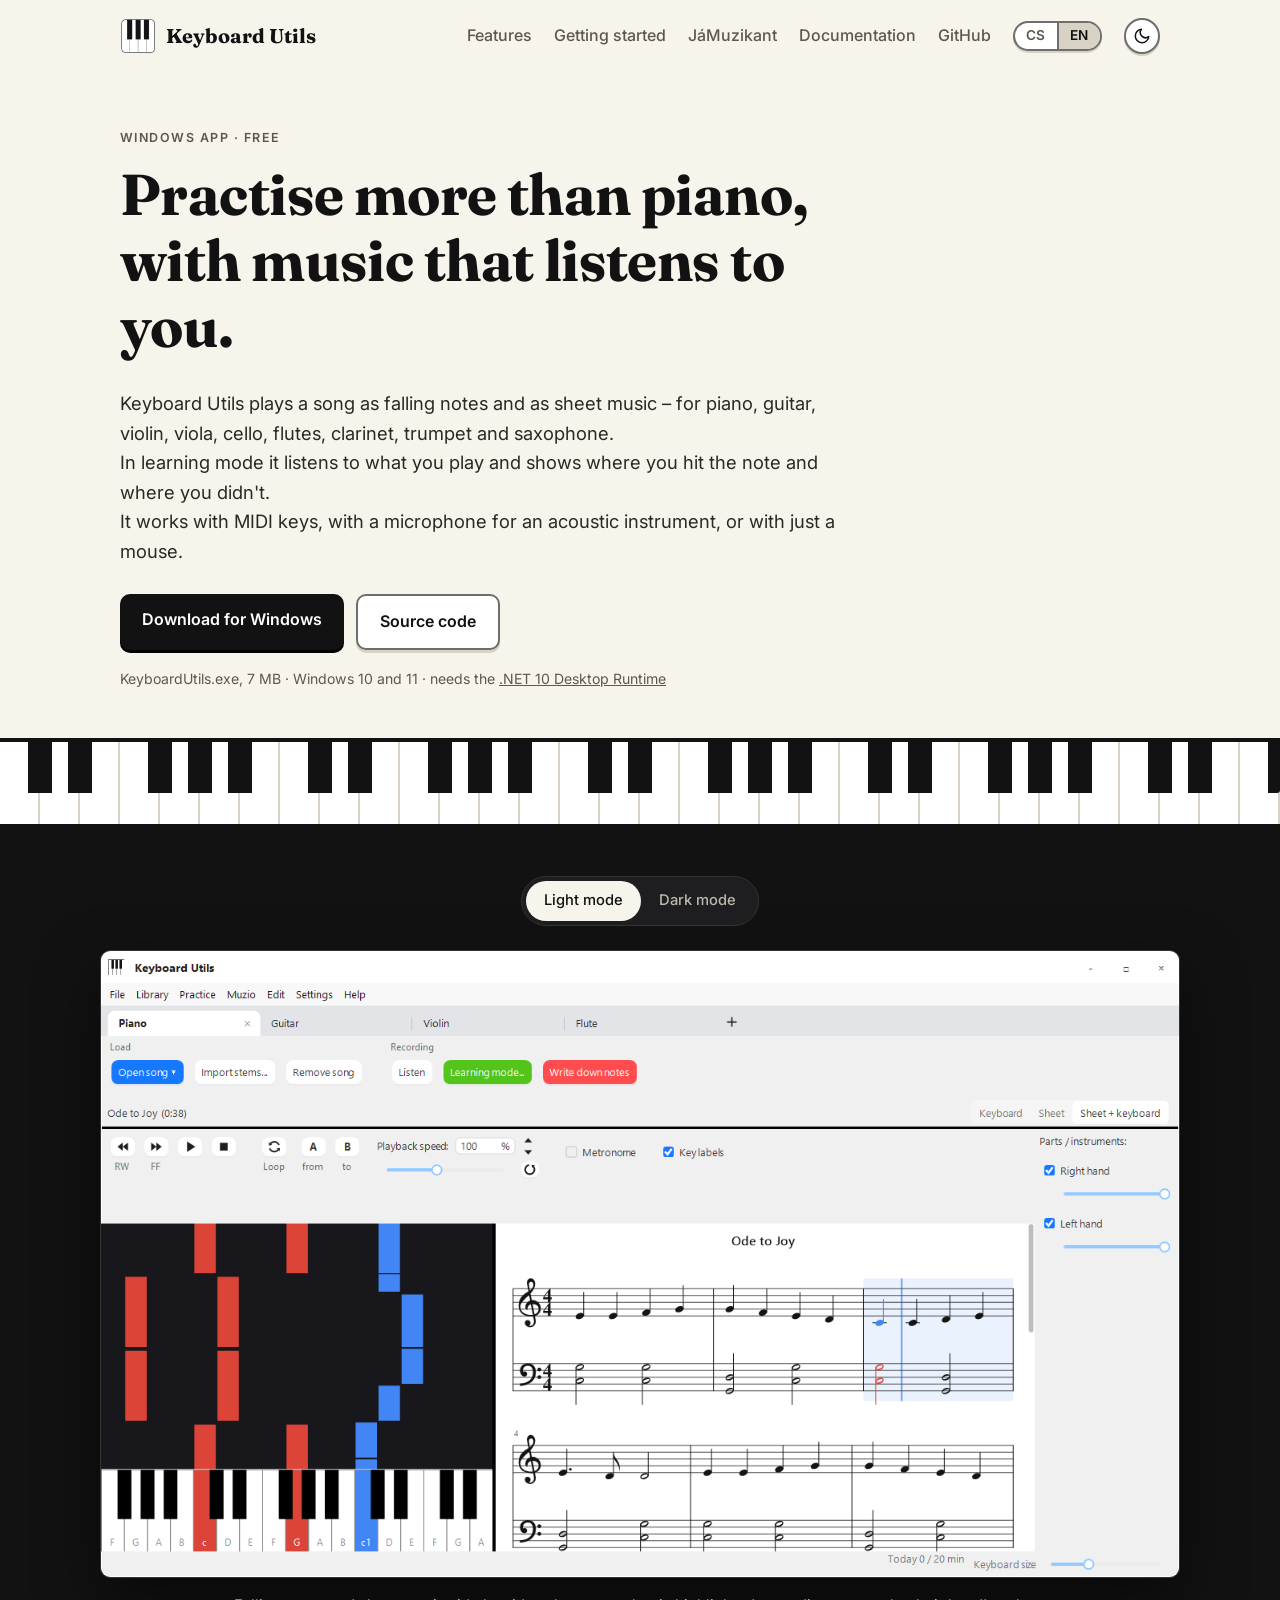
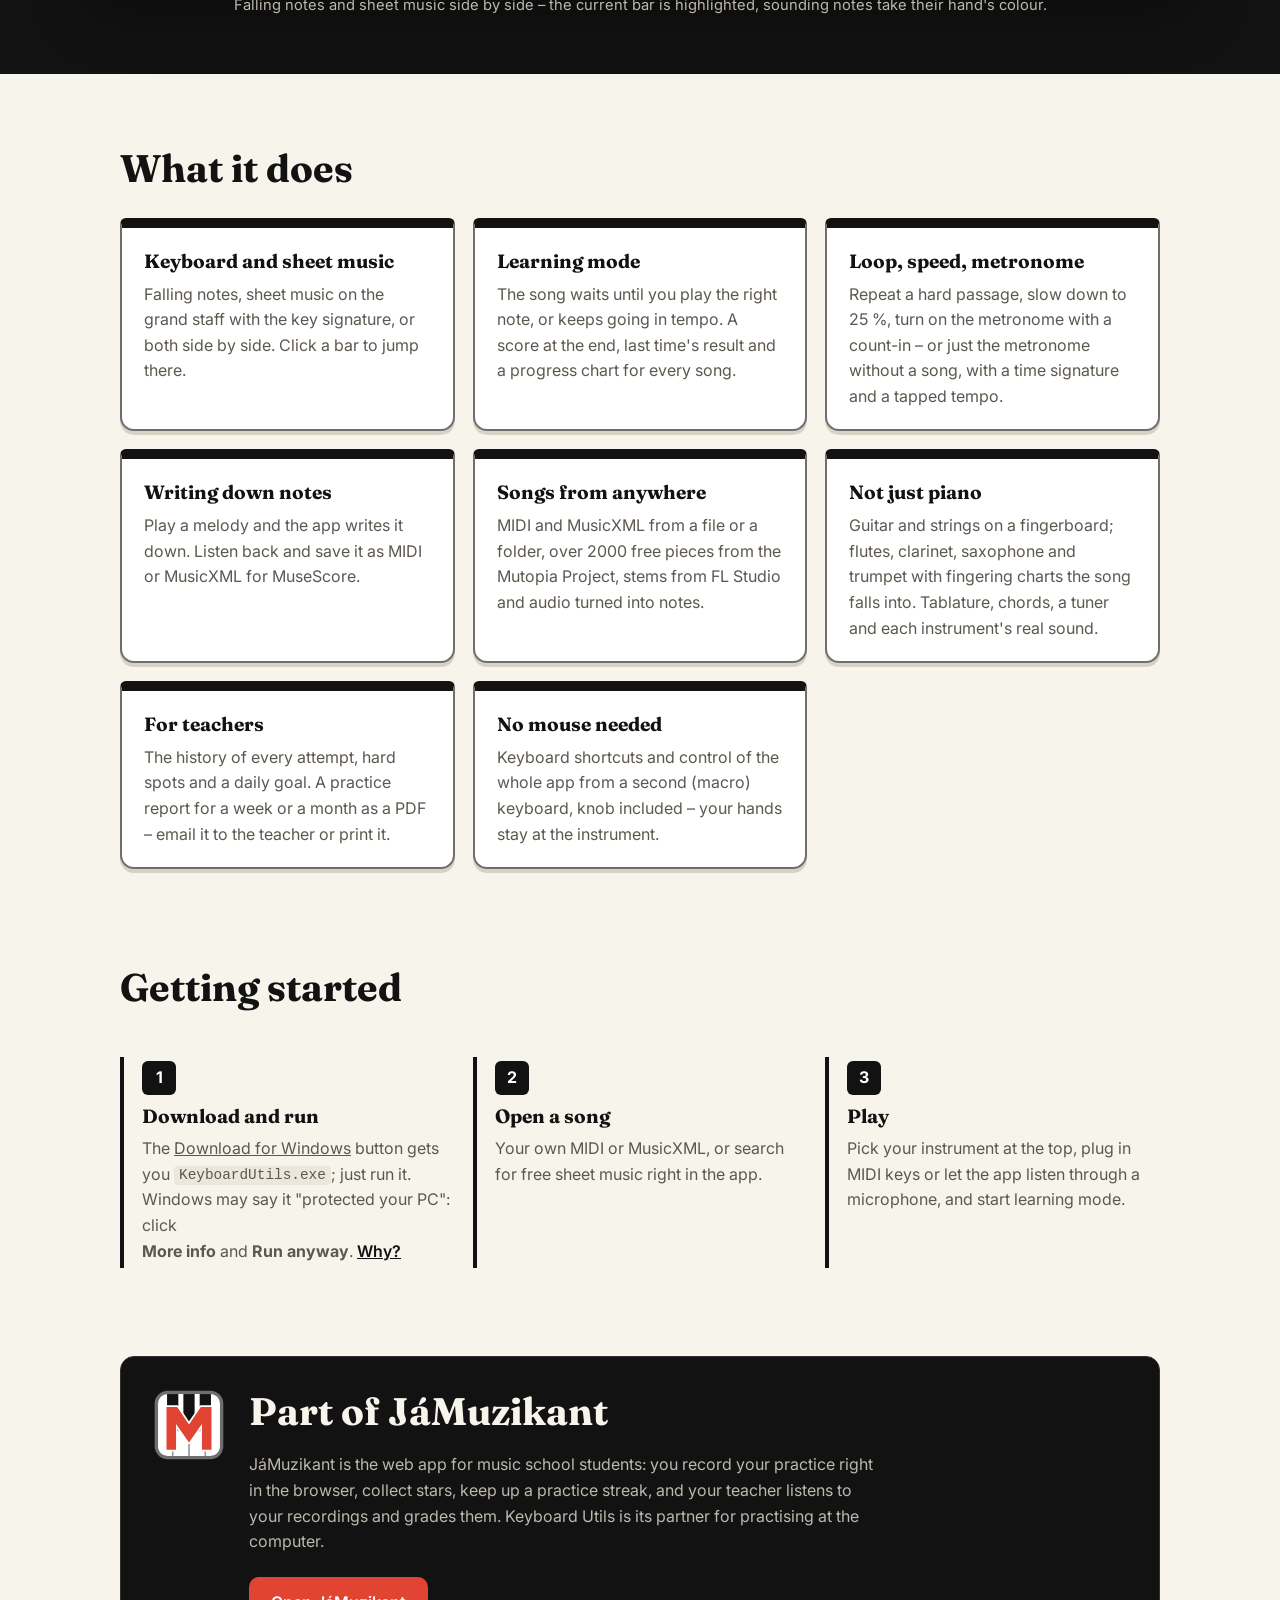
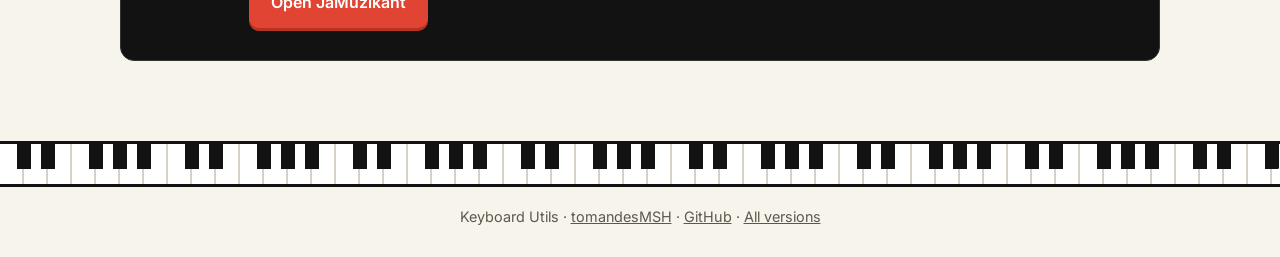
<file: docs/en/index.html>
<!doctype html>
<html lang="en">
<head>
  <meta charset="utf-8">
  <meta name="viewport" content="width=device-width, initial-scale=1">
  <title>Keyboard Utils</title>
  <meta name="description" content="Keyboard Utils plays a song as falling notes and as sheet music and, in learning mode, listens to what you play – piano, guitar, strings, flutes, clarinet, saxophone and trumpet. Free for Windows.">
  <meta property="og:title" content="Keyboard Utils">
  <meta property="og:description" content="Practice on Windows – piano, guitar, violin, flutes, clarinet, saxophone, trumpet: falling notes, sheet music, fingerboard and fingering charts, learning mode with a score, a report for the teacher.">
  <meta property="og:image" content="https://tomandes.eu/Keyboard-Utils/img/app-light-en.png">
  <meta property="og:url" content="https://tomandes.eu/Keyboard-Utils/en/">
  <link rel="alternate" hreflang="cs" href="https://tomandes.eu/Keyboard-Utils/">
  <link rel="alternate" hreflang="en" href="https://tomandes.eu/Keyboard-Utils/en/">
  <link rel="alternate" hreflang="x-default" href="https://tomandes.eu/Keyboard-Utils/">
  <link rel="icon" type="image/png" href="../img/favicon.png">
  <link rel="preconnect" href="https://fonts.googleapis.com">
  <link rel="preconnect" href="https://fonts.gstatic.com" crossorigin>
  <link href="https://fonts.googleapis.com/css2?family=Fraunces:opsz,wght@9..144,600;9..144,700&family=Inter:wght@400;500;600&display=swap" rel="stylesheet">
  <!-- The light / dark pick, set before the page is drawn (no flash of the wrong one). See theme.js. -->
  <script>try { const t = localStorage.getItem('theme'); if (t === 'dark' || t === 'light') document.documentElement.dataset.theme = t } catch (e) {}</script>
  <link rel="stylesheet" href="../style.css">
</head>
<body>

<header class="top">
  <a class="brand" href="#">
    <img src="../img/logo.png" alt="" width="36" height="36">
    <span>Keyboard Utils</span>
  </a>
  <div class="header-end">
    <nav>
      <a href="#features">Features</a>
      <a href="#start">Getting started</a>
      <a href="#jamuzikant">JáMuzikant</a>
      <a href="docs/index.html">Documentation</a>
      <a href="https://github.com/tomandesMSH/Keyboard-Utils">GitHub</a>
    </nav>
    <div class="lang-switch" aria-label="Language">
      <a href="../index.html" hreflang="cs" lang="cs" title="Česky">CS</a>
      <a href="index.html" hreflang="en" aria-current="true" title="English">EN</a>
    </div>
    <button class="theme-toggle" type="button" aria-label="Dark mode" aria-pressed="false">
      <svg class="moon" viewBox="0 0 24 24" fill="none" stroke="currentColor" stroke-width="2" stroke-linecap="round" stroke-linejoin="round" aria-hidden="true"><path d="M21 12.8A9 9 0 1 1 11.2 3a7 7 0 0 0 9.8 9.8z"/></svg>
      <svg class="sun" viewBox="0 0 24 24" fill="none" stroke="currentColor" stroke-width="2" stroke-linecap="round" aria-hidden="true"><circle cx="12" cy="12" r="4.5"/><path d="M12 2v2.5M12 19.5V22M2 12h2.5M19.5 12H22M4.9 4.9l1.8 1.8M17.3 17.3l1.8 1.8M4.9 19.1l1.8-1.8M17.3 6.7l1.8-1.8"/></svg>
    </button>
  </div>
</header>

<main>

  <section class="hero">
    <div class="hero-text">
      <p class="eyebrow">Windows app · free</p>
      <h1>Practise more than piano, with music that listens to you.</h1>
      <p class="lead">
        Keyboard Utils plays a song as falling notes and as sheet music – for piano, guitar, violin, viola, cello,
        flutes, clarinet, trumpet and saxophone. <br>
        In learning mode it listens to what you play and shows where you hit the note and where you didn't. <br>
        It works with MIDI keys, with a microphone for an acoustic instrument, or with just a mouse.
      </p>
      <div class="actions">
        <!-- Straight to the file of the latest release (GitHub's /releases/latest/download/<name>), no GitHub page in between. -->
        <a class="btn btn-dark" id="download" href="https://github.com/tomandesMSH/Keyboard-Utils/releases/latest/download/KeyboardUtils.exe" download>Download for Windows</a>
        <a class="btn btn-light" href="https://github.com/tomandesMSH/Keyboard-Utils">Source code</a>
      </div>
      <p class="fine">KeyboardUtils.exe, 7&nbsp;MB · Windows 10 and 11 · needs the <a href="https://dotnet.microsoft.com/download/dotnet/10.0">.NET 10 Desktop Runtime</a></p>
    </div>
  </section>

  <div class="keys" aria-hidden="true"></div>

  <section class="shots">
    <div class="shot-switch" role="tablist" aria-label="Look">
      <button role="tab" aria-selected="true" data-shot="light">Light mode</button>
      <button role="tab" aria-selected="false" data-shot="dark">Dark mode</button>
    </div>
    <figure class="shot">
      <img id="shot" src="../img/app-light-en.png" width="1344" height="781"
           alt="Keyboard Utils: Ode to Joy as falling notes on the keyboard on the left and as sheet music on the right, with the playback controls above.">
      <figcaption>Falling notes and sheet music side by side – the current bar is highlighted, sounding notes take their hand's colour.</figcaption>
    </figure>
  </section>

  <section class="features" id="features">
    <h2>What it does</h2>
    <div class="grid">
      <article>
        <h3>Keyboard and sheet music</h3>
        <p>Falling notes, sheet music on the grand staff with the key signature, or both side by side. Click a bar to jump there.</p>
      </article>
      <article>
        <h3>Learning mode</h3>
        <p>The song waits until you play the right note, or keeps going in tempo. A score at the end, last time's result and a progress chart for every song.</p>
      </article>
      <article>
        <h3>Loop, speed, metronome</h3>
        <p>Repeat a hard passage, slow down to 25&nbsp;%, turn on the metronome with a count-in – or just the metronome without a song, with a time signature and a tapped tempo.</p>
      </article>
      <article>
        <h3>Writing down notes</h3>
        <p>Play a melody and the app writes it down. Listen back and save it as MIDI or MusicXML for MuseScore.</p>
      </article>
      <article>
        <h3>Songs from anywhere</h3>
        <p>MIDI and MusicXML from a file or a folder, over 2000 free pieces from the Mutopia Project, stems from FL Studio and audio turned into notes.</p>
      </article>
      <article>
        <h3>Not just piano</h3>
        <p>Guitar and strings on a fingerboard; flutes, clarinet, saxophone and trumpet with fingering charts the song falls into. Tablature, chords, a tuner and each instrument's real sound.</p>
      </article>
      <article>
        <h3>For teachers</h3>
        <p>The history of every attempt, hard spots and a daily goal. A practice report for a week or a month as a PDF – email it to the teacher or print it.</p>
      </article>
      <article>
        <h3>No mouse needed</h3>
        <p>Keyboard shortcuts and control of the whole app from a second (macro) keyboard, knob included – your hands stay at the instrument.</p>
      </article>
    </div>
  </section>

  <section class="steps" id="start">
    <h2>Getting started</h2>
    <ol>
      <li>
        <span class="num">1</span>
        <h3>Download and run</h3>
        <p>
          The <a href="https://github.com/tomandesMSH/Keyboard-Utils/releases/latest/download/KeyboardUtils.exe" download>Download for Windows</a> button gets you <code>KeyboardUtils.exe</code>;
          just run it. Windows may say it "protected your PC": click <br><b>More info</b> and <b>Run anyway</b>.
          <a class="why" href="proc.html">Why?</a>
        </p>
      </li>
      <li>
        <span class="num">2</span>
        <h3>Open a song</h3>
        <p>Your own MIDI or MusicXML, or search for free sheet music right in the app.</p>
      </li>
      <li>
        <span class="num">3</span>
        <h3>Play</h3>
        <p>Pick your instrument at the top, plug in MIDI keys or let the app listen through a microphone, and start learning mode.</p>
      </li>
    </ol>
  </section>

  <section class="jamuzikant" id="jamuzikant">
    <div class="jamuzikant-card">
      <img src="../img/jamuzikant.svg" alt="" width="72" height="72">
      <div>
        <h2>Part of JáMuzikant</h2>
        <p>
          JáMuzikant is the web app for music school students: you record your practice right
          in the browser, collect stars, keep up a practice streak, and your teacher listens to your recordings and
          grades them. Keyboard Utils is its partner for practising at the computer.
        </p>
        <a class="btn btn-red" href="https://jamuzikant.tomandes.eu/login">Open JáMuzikant</a>
      </div>
    </div>
  </section>

</main>

<footer>
  <div class="keys keys-small" aria-hidden="true"></div>
  <p>
    Keyboard Utils · <a href="https://tomandes.eu/">tomandesMSH</a> ·
    <a href="https://github.com/tomandesMSH/Keyboard-Utils">GitHub</a> ·
    <a href="https://github.com/tomandesMSH/Keyboard-Utils/releases">All versions</a>
  </p>
</footer>

<script>
  // Light / dark screenshot: picked with its switch, and following the page's own light / dark mode.
  const shot = document.getElementById('shot');
  const shotButtons = document.querySelectorAll('.shot-switch button');
  function showShot(name) {
    shotButtons.forEach(b => b.setAttribute('aria-selected', String(b.dataset.shot === name)));
    shot.src = `../img/app-${name}-en.png`;
  }
  shotButtons.forEach(button => button.addEventListener('click', () => showShot(button.dataset.shot)));
  document.addEventListener('themechange', e => showShot(e.detail.dark ? 'dark' : 'light'));

  // The download starts as usual; meanwhile the page glides down to "Getting started", which says what to do with
  // the file (and about the "Windows protected your PC" message).
  document.getElementById('download').addEventListener('click', () => {
    const steps = document.getElementById('start');
    const smooth = !window.matchMedia('(prefers-reduced-motion: reduce)').matches;
    setTimeout(() => {
      let flashed = false;
      const flash = () => {
        if (flashed) return;
        flashed = true;
        const heading = steps.querySelector('h2');
        heading.classList.remove('flash');
        void heading.offsetWidth; // restart the animation on a second click
        heading.classList.add('flash');
      };
      window.addEventListener('scrollend', flash, { once: true });
      setTimeout(flash, smooth ? 1200 : 50);
      steps.scrollIntoView({ behavior: smooth ? 'smooth' : 'instant', block: 'start' });
    }, 150);
    history.replaceState(null, '', '#start');
  });
</script>
<script src="../theme.js"></script>
<script src="../piano.js"></script>
</body>
</html>
</file>
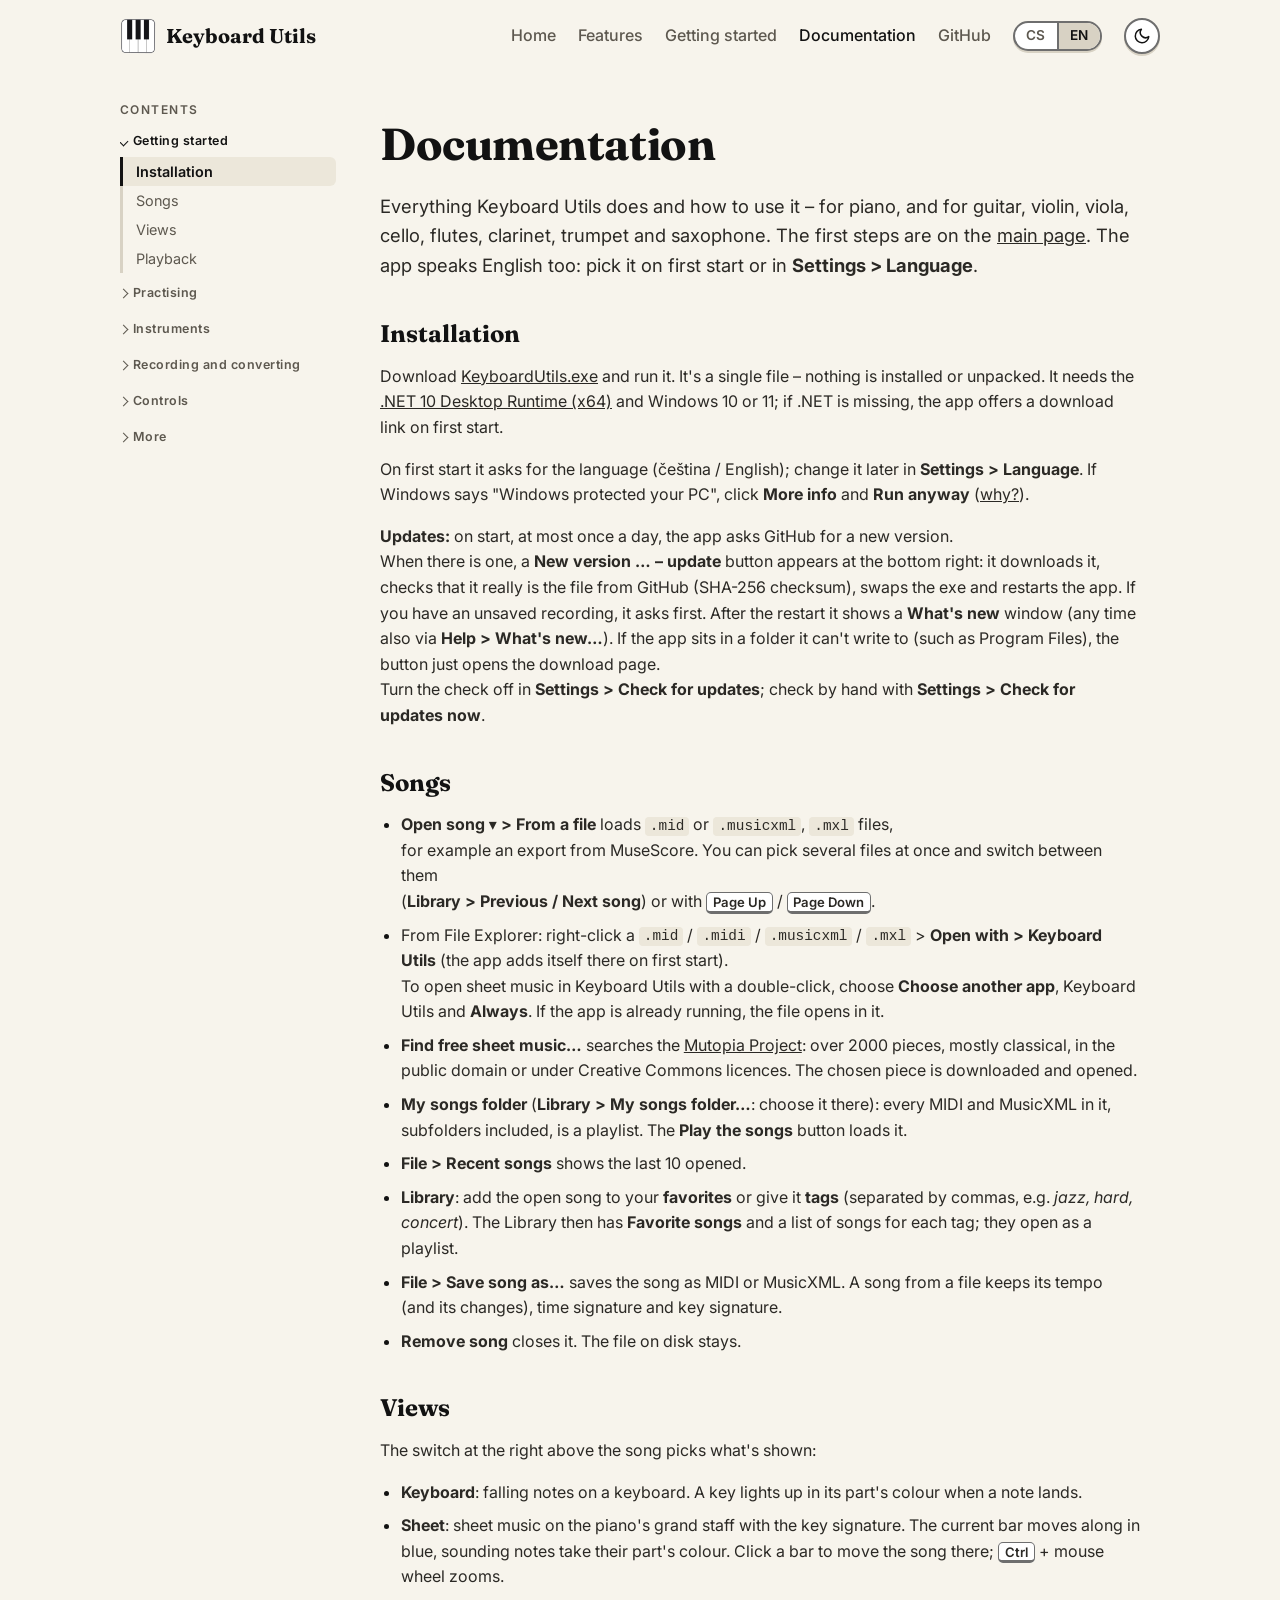
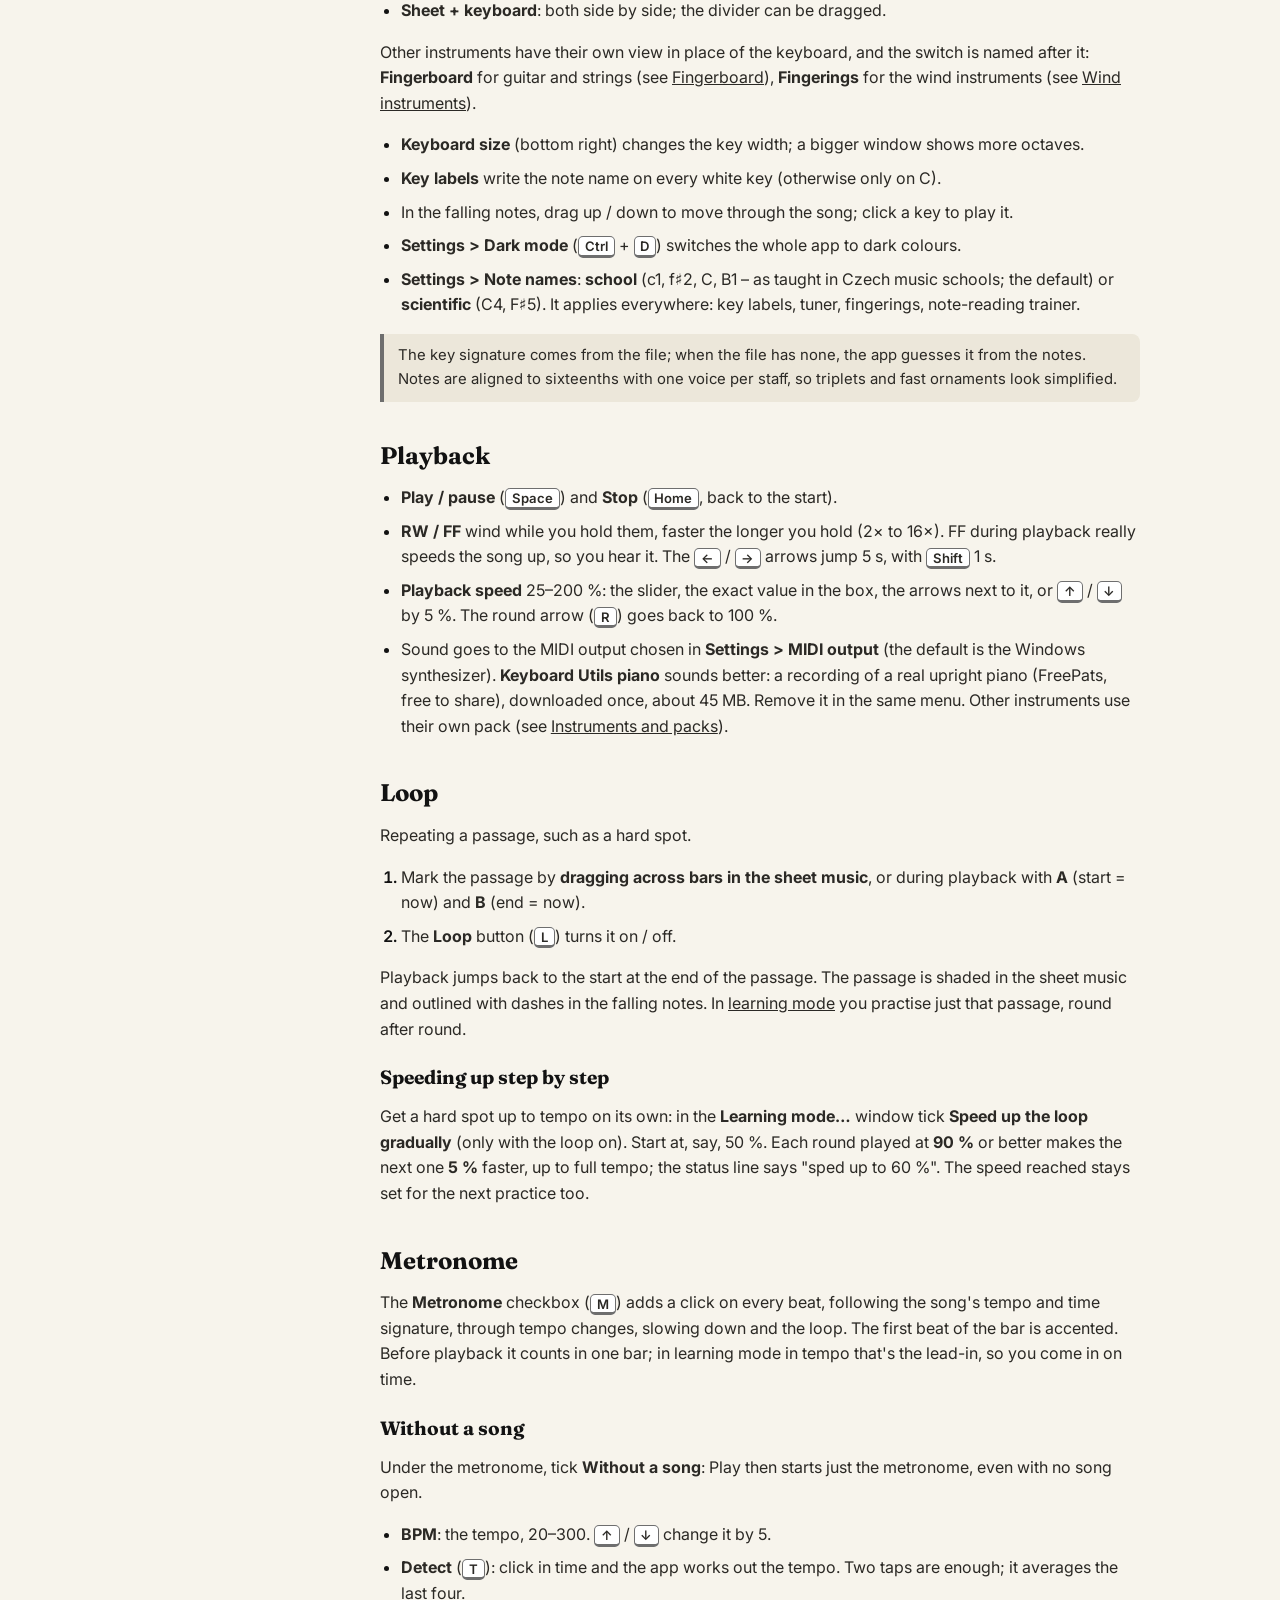
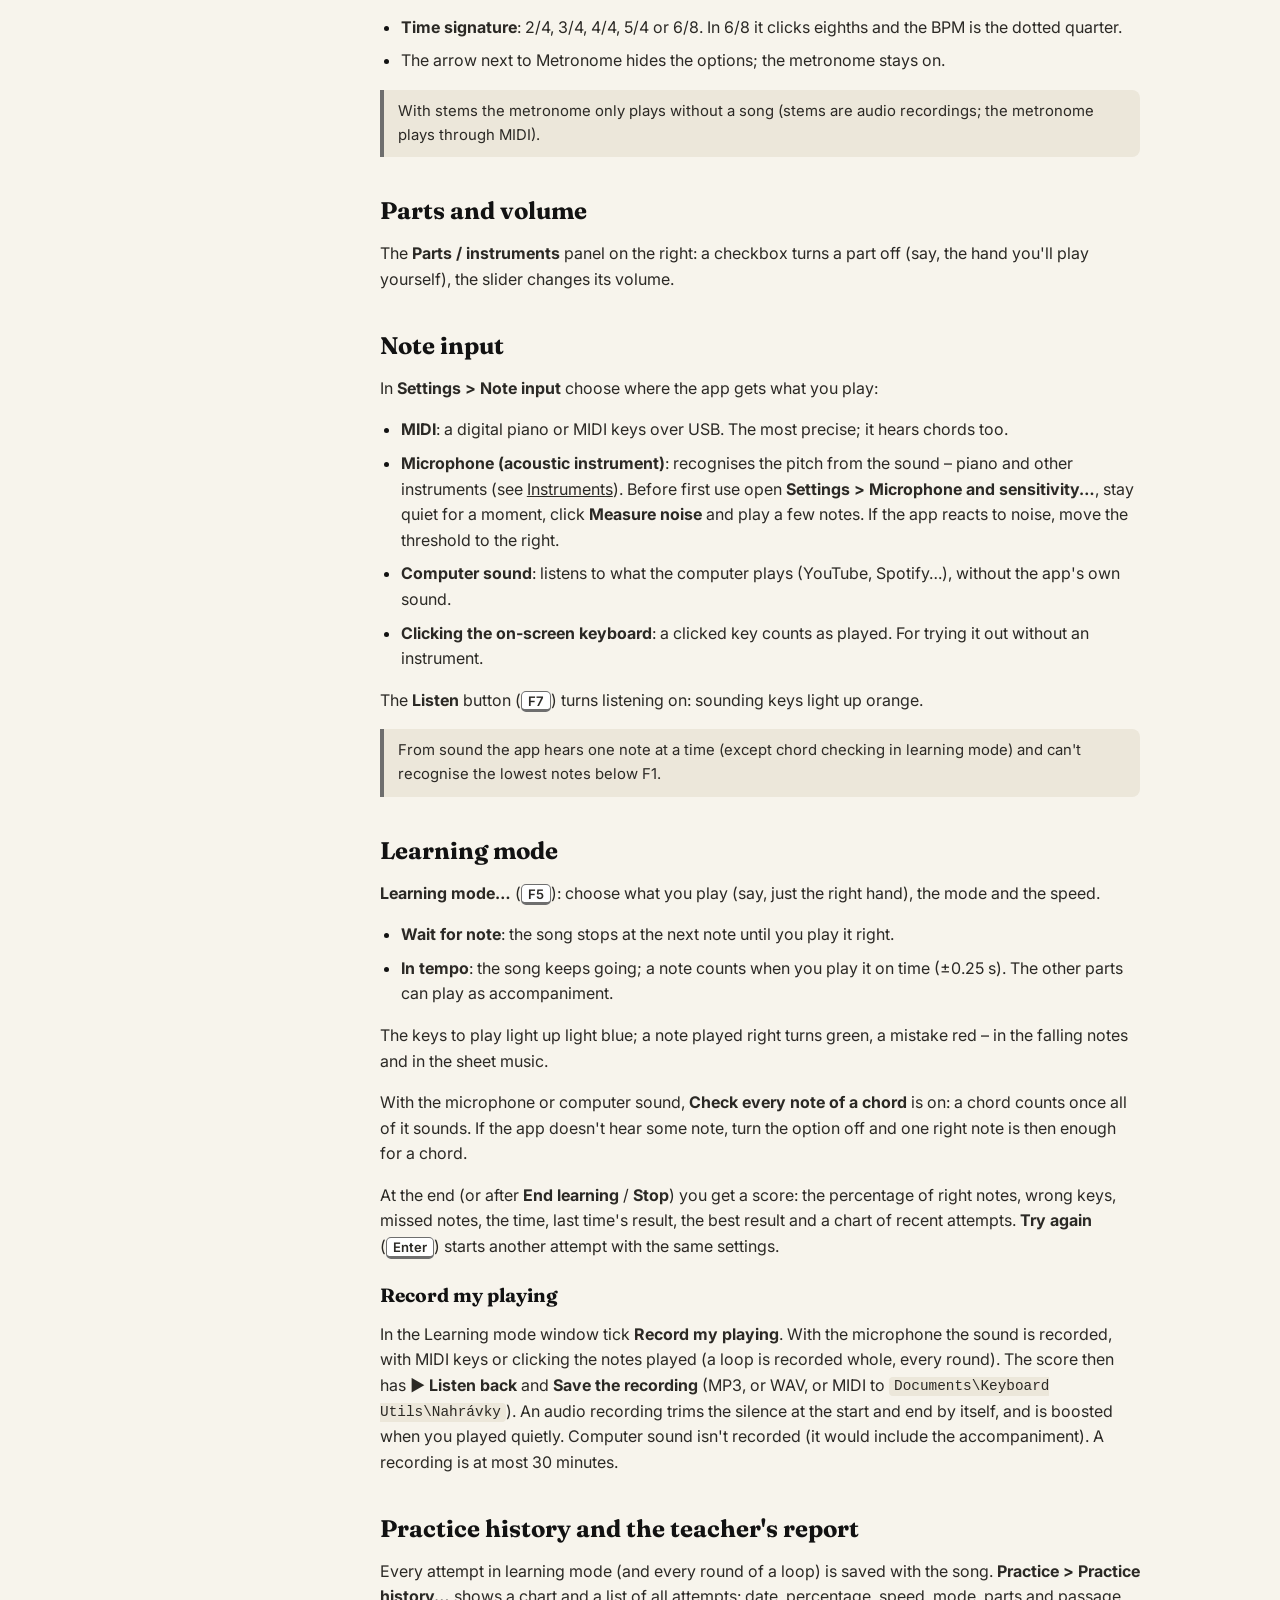
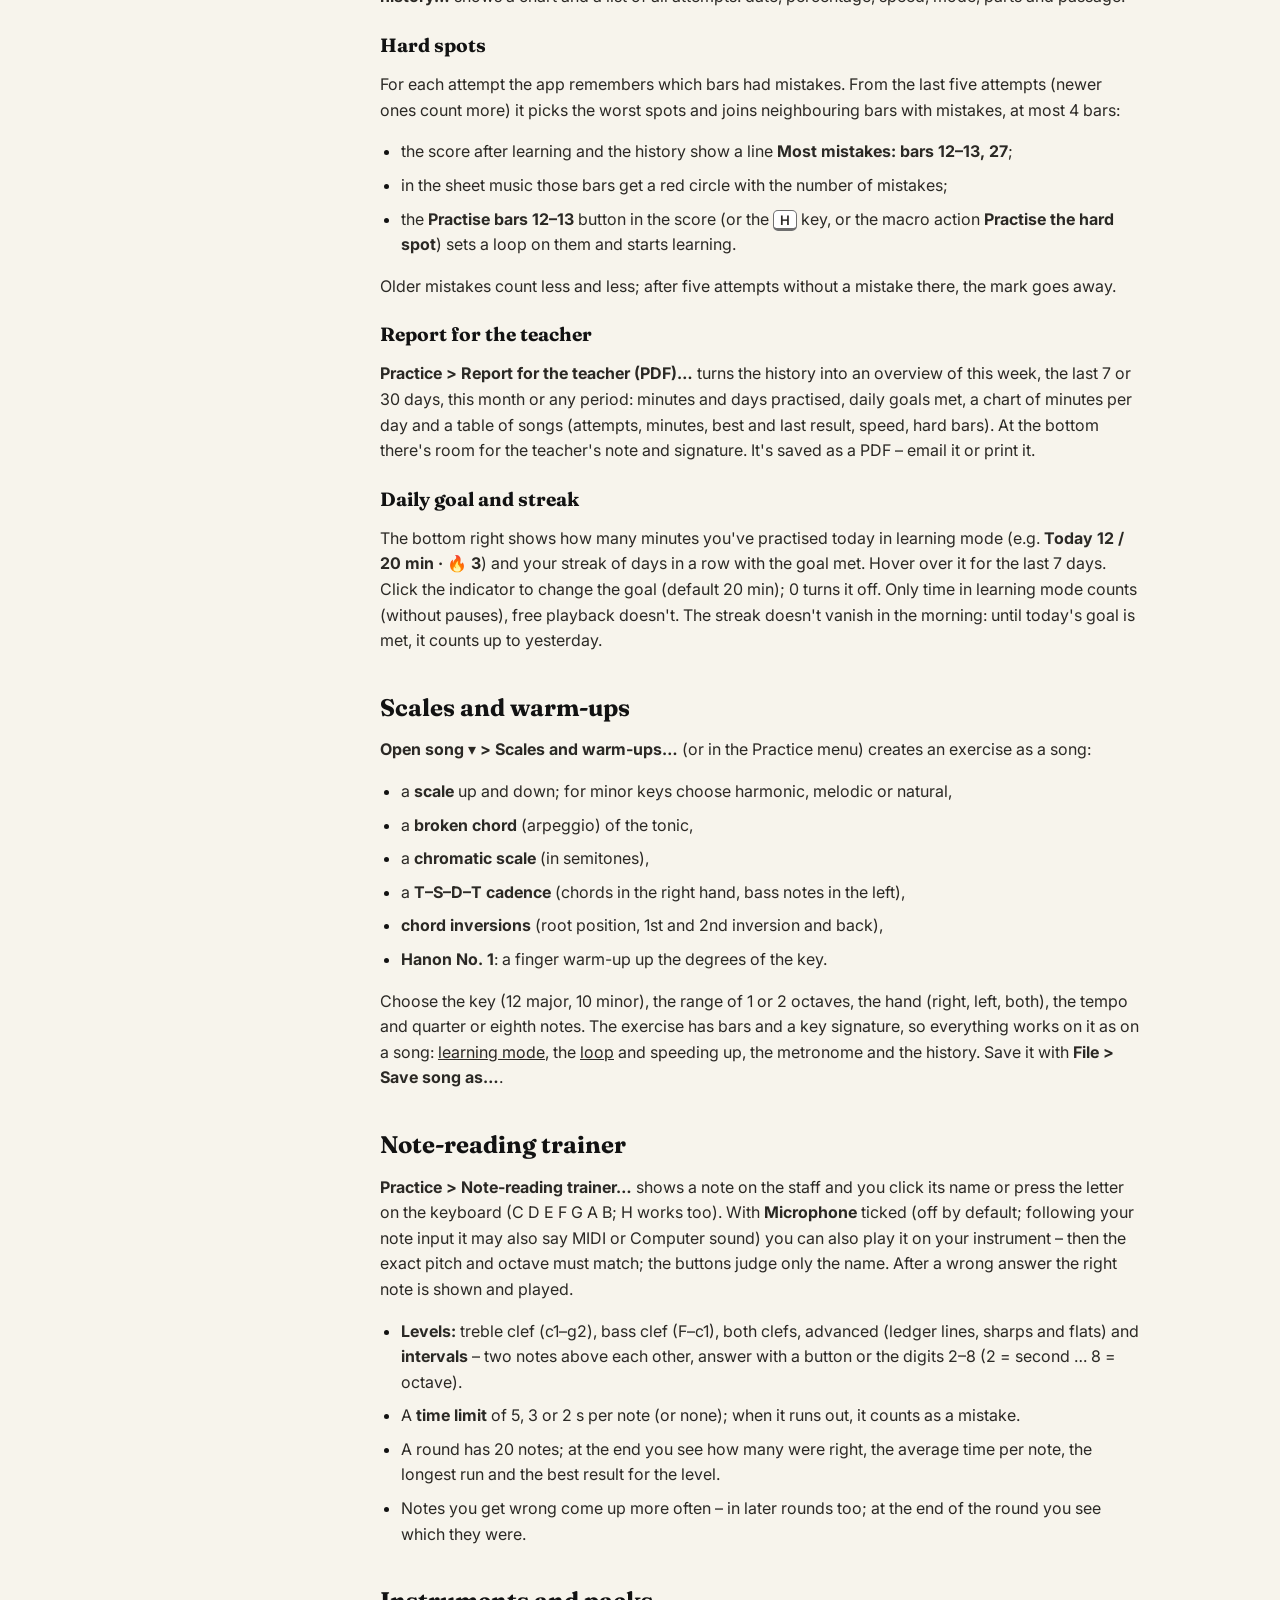
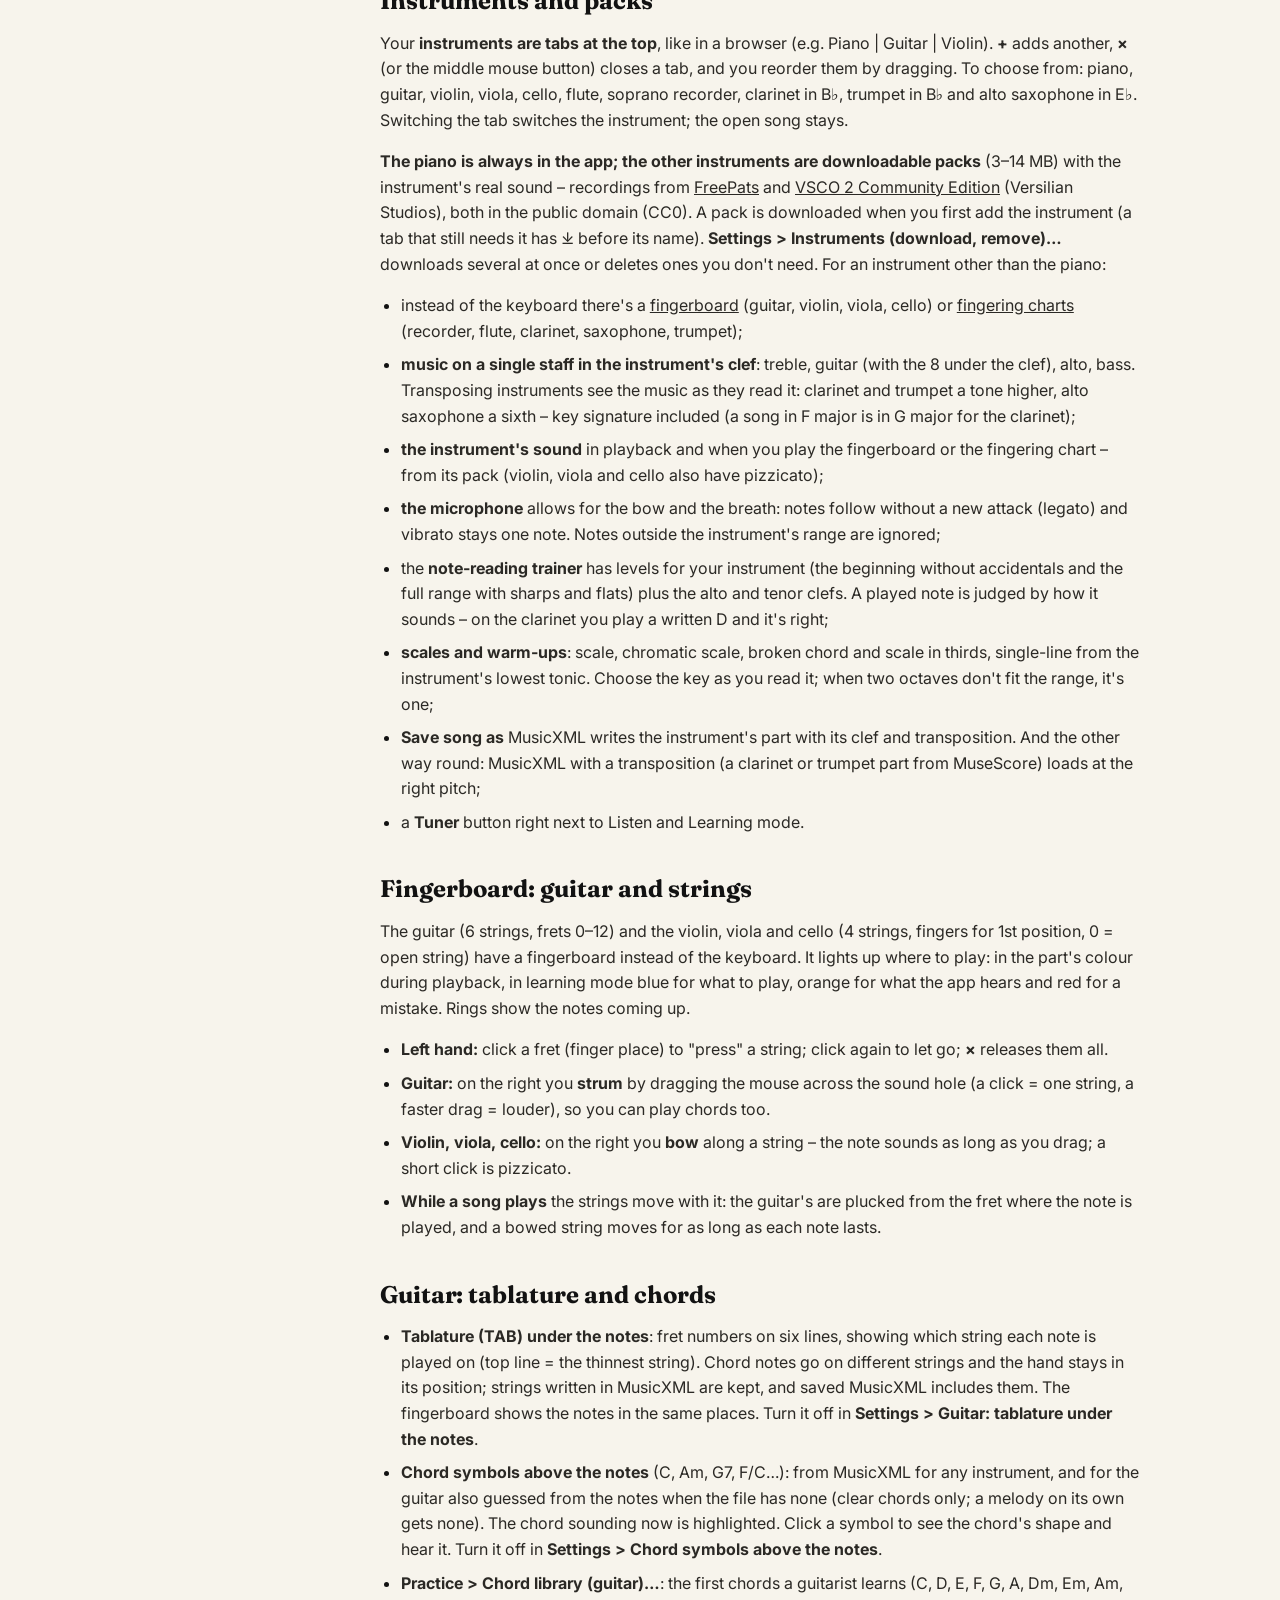
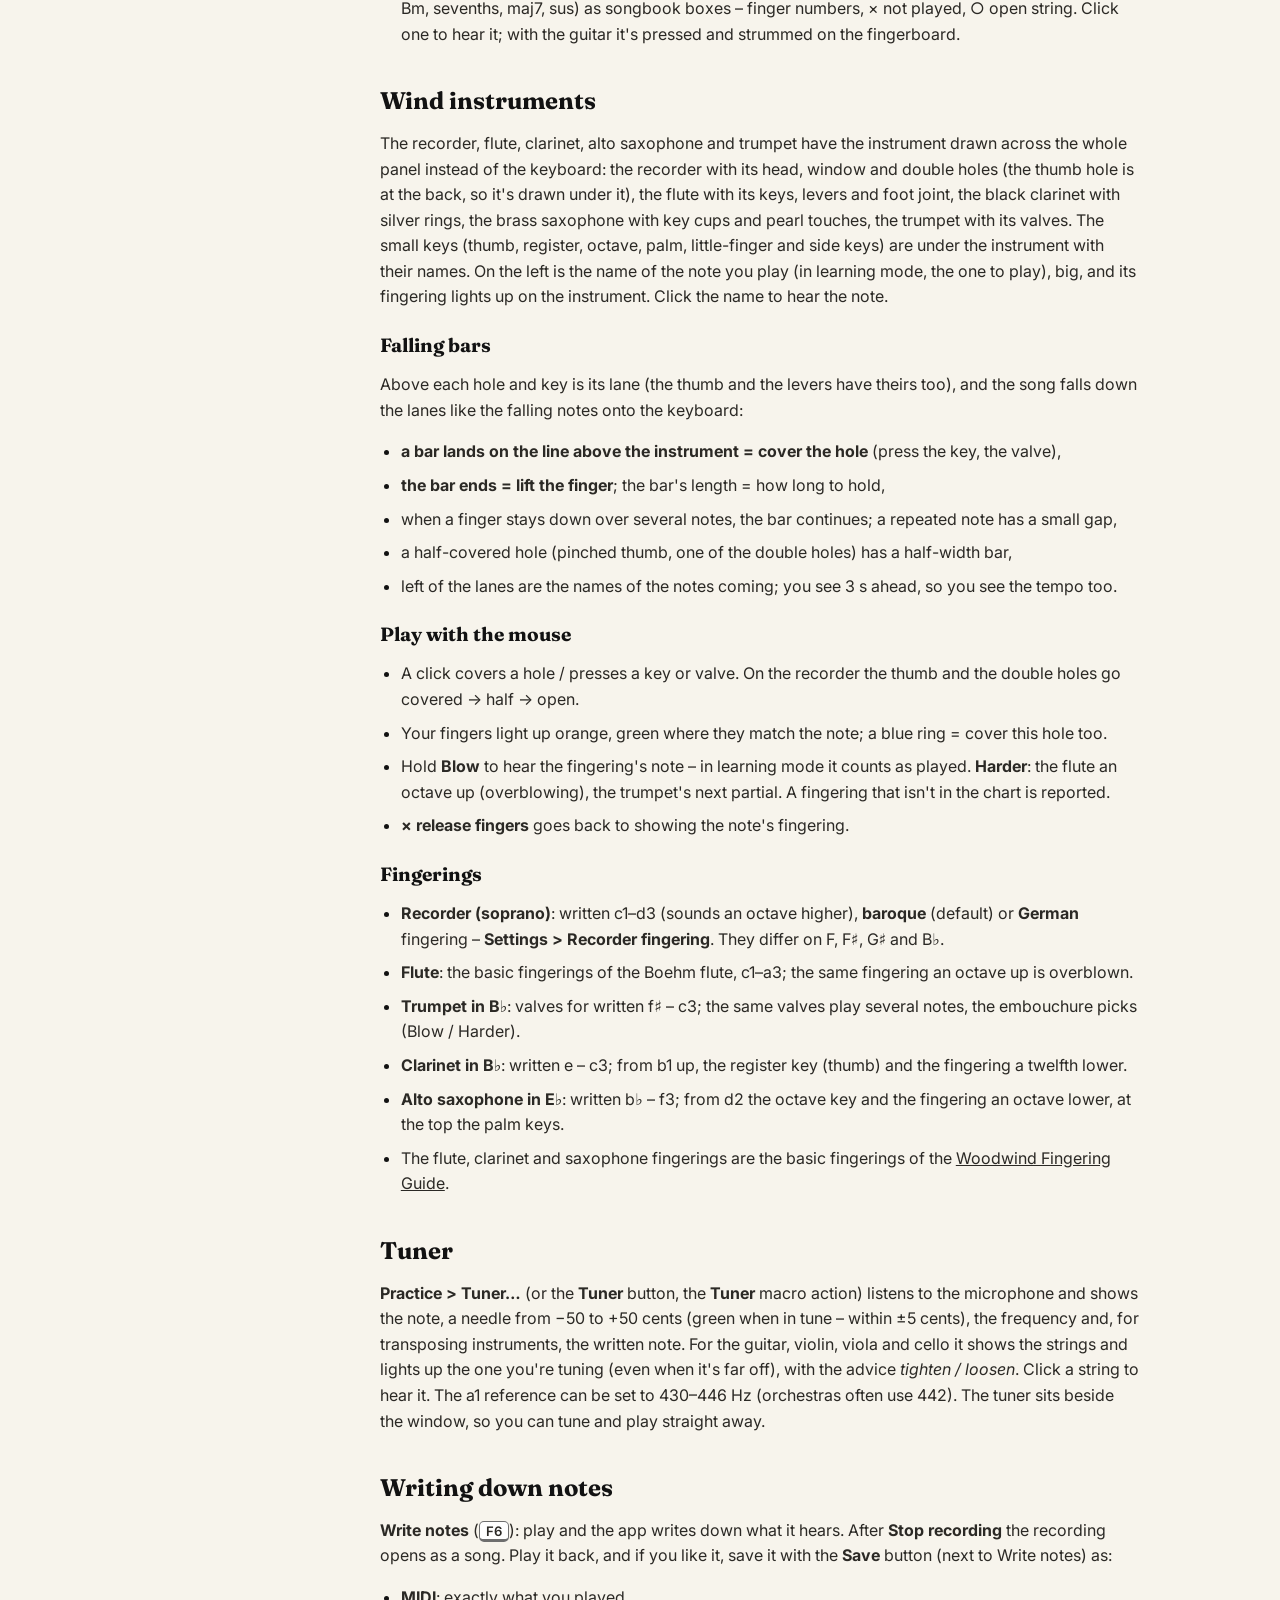
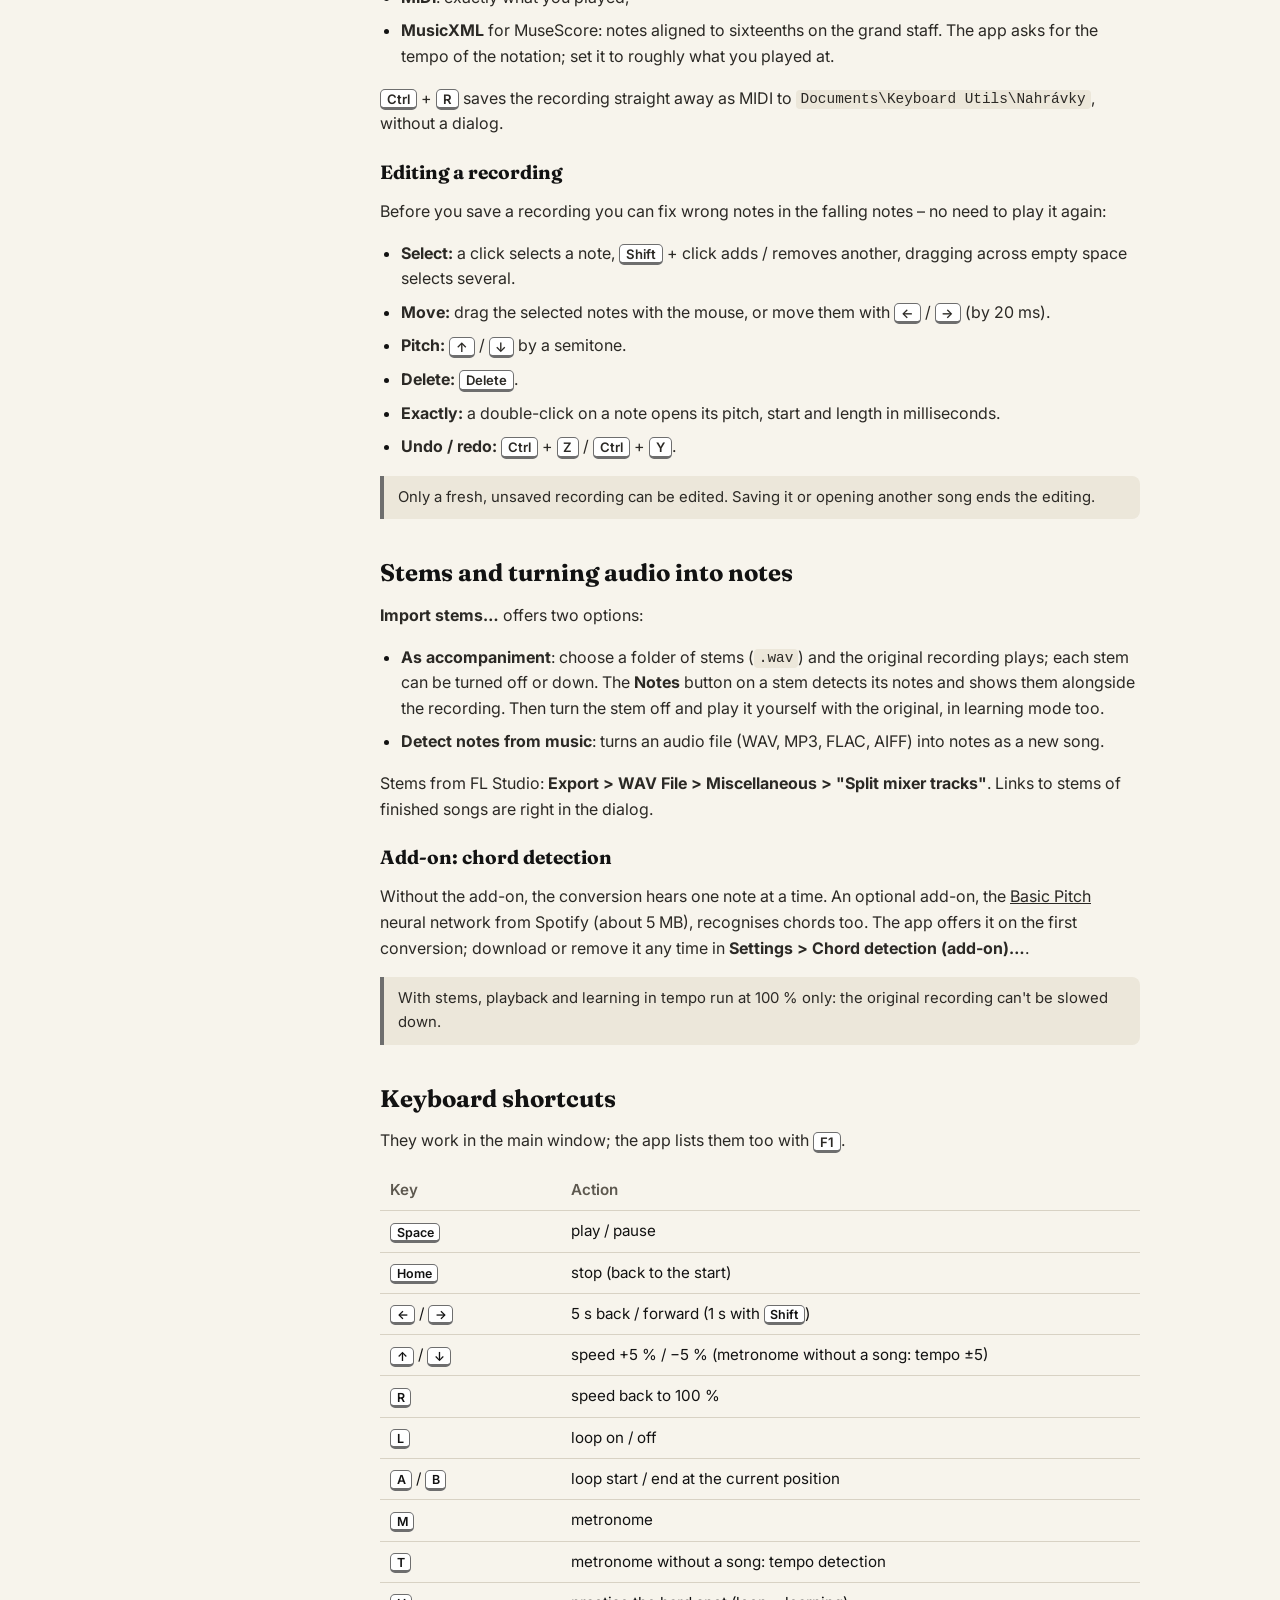
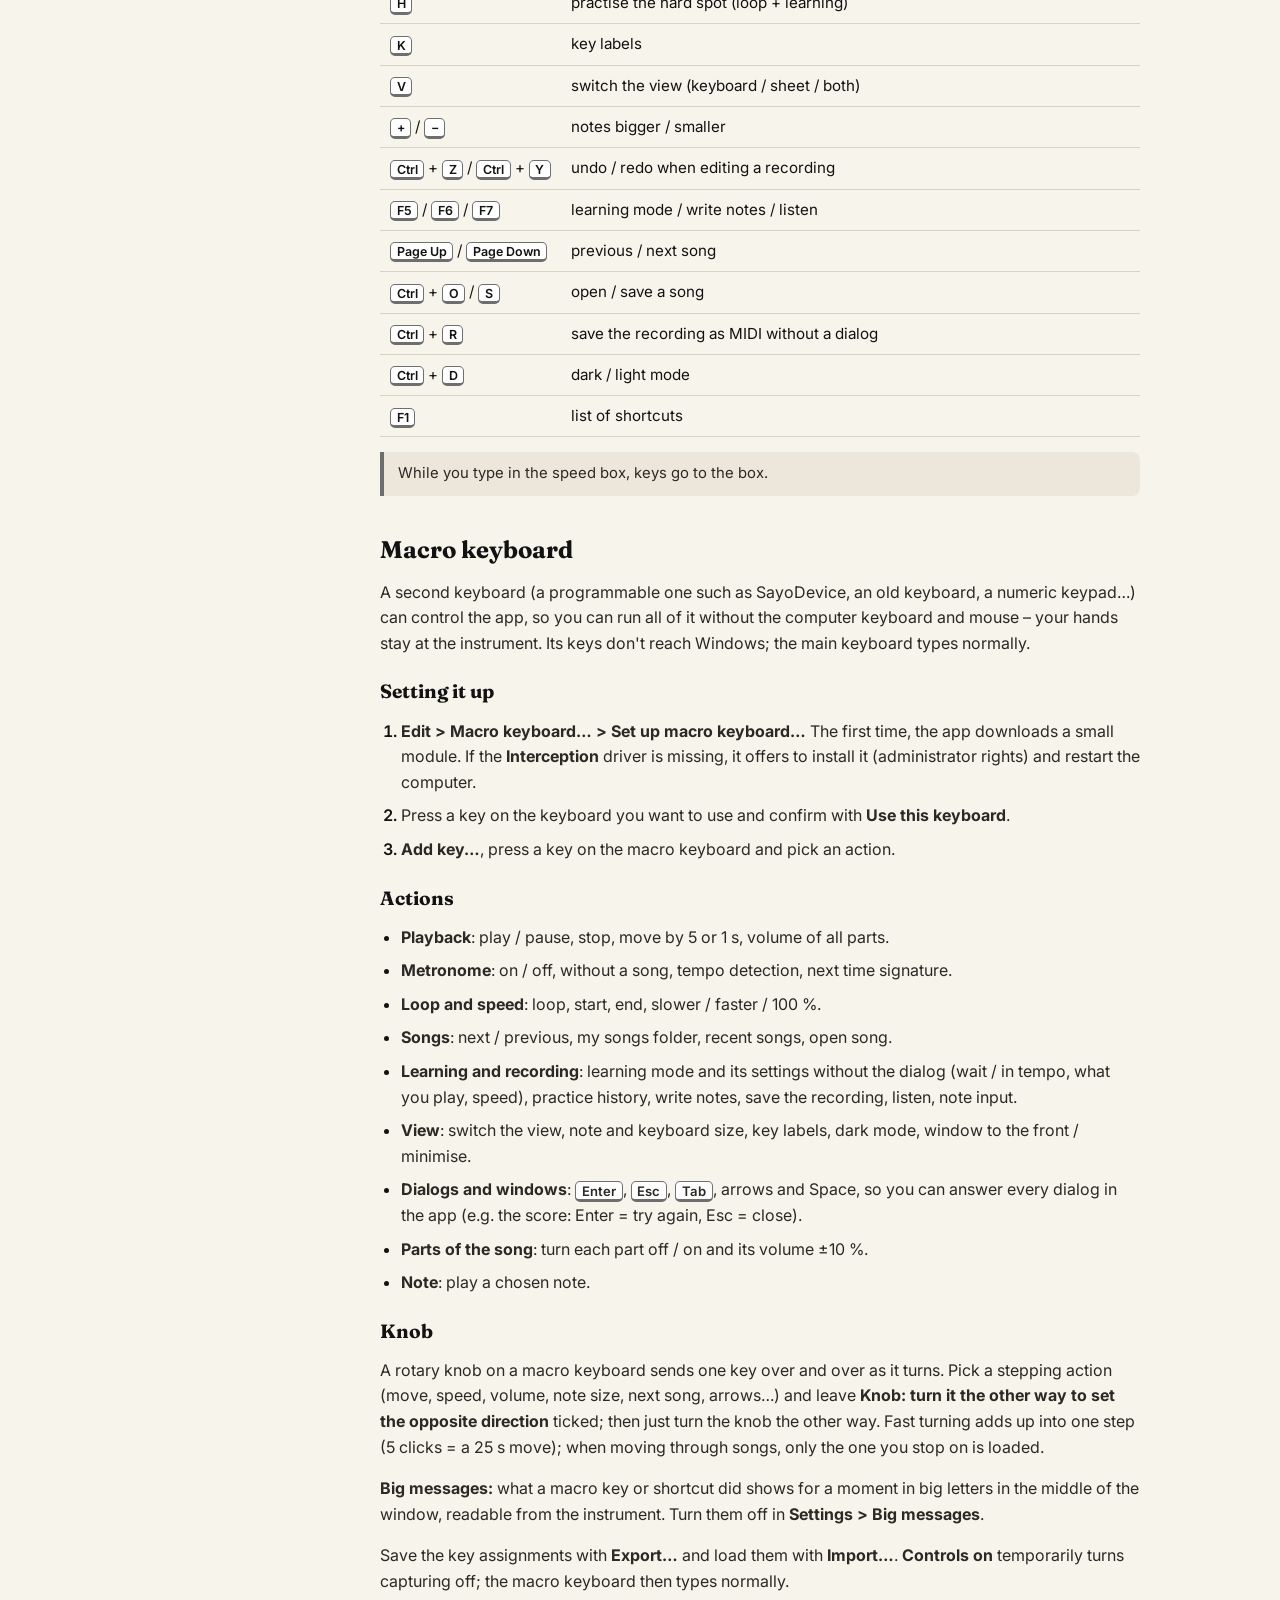
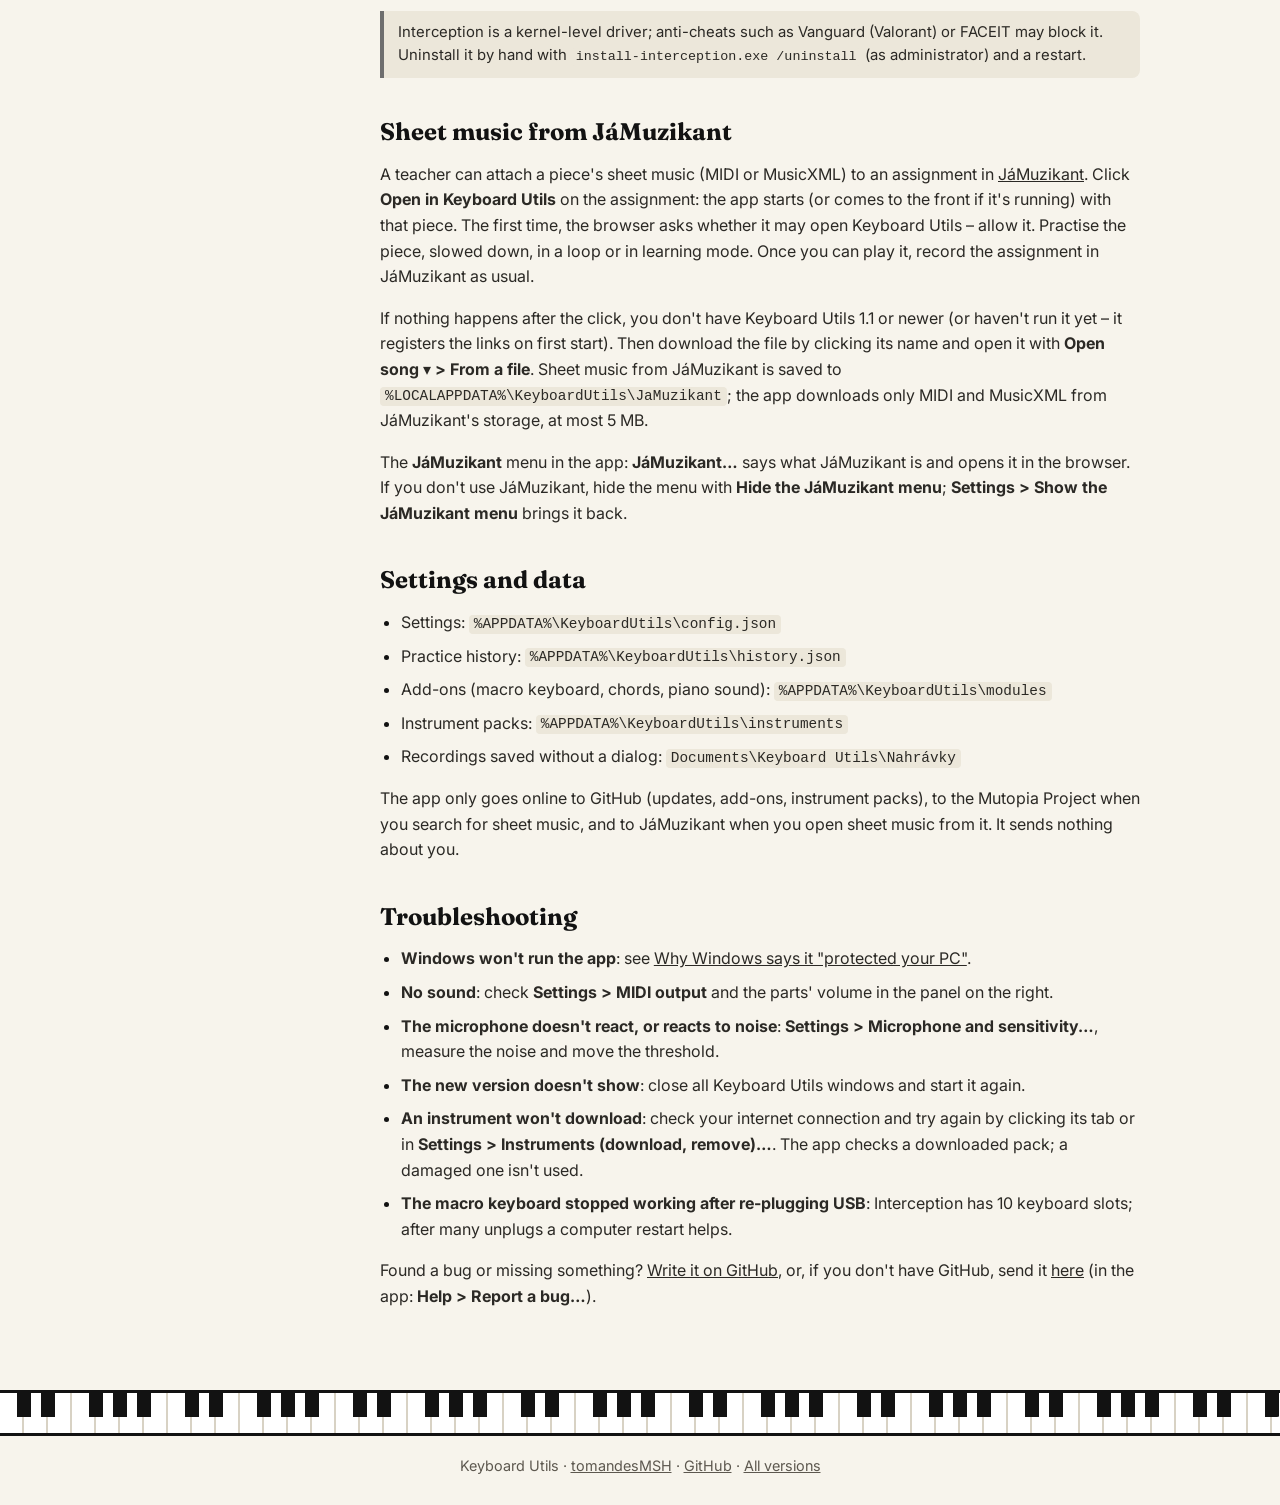
<file: docs/en/docs/index.html>
<!doctype html>
<html lang="en">
<head>
  <meta charset="utf-8">
  <meta name="viewport" content="width=device-width, initial-scale=1">
  <title>Documentation – Keyboard Utils</title>
  <meta name="description" content="Keyboard Utils documentation: songs, playback, learning mode, a report for the teacher, instruments (guitar, strings, flutes, clarinet, saxophone, trumpet), fingerboard, tablature and chords, tuner, writing down notes, macro keyboard and keyboard shortcuts.">
  <link rel="alternate" hreflang="cs" href="https://tomandes.eu/Keyboard-Utils/docs/">
  <link rel="alternate" hreflang="en" href="https://tomandes.eu/Keyboard-Utils/en/docs/">
  <link rel="alternate" hreflang="x-default" href="https://tomandes.eu/Keyboard-Utils/docs/">
  <link rel="icon" type="image/png" href="../../img/favicon.png">
  <link rel="preconnect" href="https://fonts.googleapis.com">
  <link rel="preconnect" href="https://fonts.gstatic.com" crossorigin>
  <link href="https://fonts.googleapis.com/css2?family=Fraunces:opsz,wght@9..144,600;9..144,700&family=Inter:wght@400;500;600&display=swap" rel="stylesheet">
  <!-- The light / dark pick, set before the page is drawn (no flash of the wrong one). See theme.js. -->
  <script>try { const t = localStorage.getItem('theme'); if (t === 'dark' || t === 'light') document.documentElement.dataset.theme = t } catch (e) {}</script>
  <link rel="stylesheet" href="../../style.css">
</head>
<body>

<header class="top">
  <a class="brand" href="../index.html">
    <img src="../../img/logo.png" alt="" width="36" height="36">
    <span>Keyboard Utils</span>
  </a>
  <div class="header-end">
    <nav>
      <a href="../index.html">Home</a>
      <a href="../index.html#features">Features</a>
      <a href="../index.html#start">Getting started</a>
      <a href="index.html" aria-current="page">Documentation</a>
      <a href="https://github.com/tomandesMSH/Keyboard-Utils">GitHub</a>
    </nav>
    <div class="lang-switch" aria-label="Language">
      <a href="../../docs/index.html" hreflang="cs" lang="cs" title="Česky" data-keep-hash>CS</a>
      <a href="index.html" hreflang="en" aria-current="true" title="English">EN</a>
    </div>
    <button class="theme-toggle" type="button" aria-label="Dark mode" aria-pressed="false">
      <svg class="moon" viewBox="0 0 24 24" fill="none" stroke="currentColor" stroke-width="2" stroke-linecap="round" stroke-linejoin="round" aria-hidden="true"><path d="M21 12.8A9 9 0 1 1 11.2 3a7 7 0 0 0 9.8 9.8z"/></svg>
      <svg class="sun" viewBox="0 0 24 24" fill="none" stroke="currentColor" stroke-width="2" stroke-linecap="round" aria-hidden="true"><circle cx="12" cy="12" r="4.5"/><path d="M12 2v2.5M12 19.5V22M2 12h2.5M19.5 12H22M4.9 4.9l1.8 1.8M17.3 17.3l1.8 1.8M4.9 19.1l1.8-1.8M17.3 6.7l1.8-1.8"/></svg>
    </button>
  </div>
</header>

<div class="doc">
  <aside class="doc-toc" aria-label="Contents">
    <p class="doc-toc-title">Contents</p>
    <div class="doc-toc-group">
      <button type="button" class="doc-toc-cat" aria-expanded="true">Getting started</button>
      <div class="doc-toc-list">
        <ol>
          <li><a href="#instalace">Installation</a></li>
          <li><a href="#skladby">Songs</a></li>
          <li><a href="#zobrazeni">Views</a></li>
          <li><a href="#prehravani">Playback</a></li>
        </ol>
      </div>
    </div>
    <div class="doc-toc-group">
      <button type="button" class="doc-toc-cat" aria-expanded="true">Practising</button>
      <div class="doc-toc-list">
        <ol>
          <li><a href="#smycka">Loop</a></li>
          <li><a href="#metronom">Metronome</a></li>
          <li><a href="#casti">Parts and volume</a></li>
          <li><a href="#vstup">Note input</a></li>
          <li><a href="#uceni">Learning mode</a></li>
          <li><a href="#historie">History and the teacher's report</a></li>
          <li><a href="#stupnice">Scales and warm-ups</a></li>
          <li><a href="#cteni">Note-reading trainer</a></li>
        </ol>
      </div>
    </div>
    <div class="doc-toc-group">
      <button type="button" class="doc-toc-cat" aria-expanded="true">Instruments</button>
      <div class="doc-toc-list">
        <ol>
          <li><a href="#nastroje">Instruments and packs</a></li>
          <li><a href="#hmatnik">Fingerboard: guitar and strings</a></li>
          <li><a href="#kytara">Guitar: tablature and chords</a></li>
          <li><a href="#dechy">Wind instruments</a></li>
          <li><a href="#ladicka">Tuner</a></li>
        </ol>
      </div>
    </div>
    <div class="doc-toc-group">
      <button type="button" class="doc-toc-cat" aria-expanded="true">Recording and converting</button>
      <div class="doc-toc-list">
        <ol>
          <li><a href="#zapisovani">Writing down notes</a></li>
          <li><a href="#stopy">Stems and audio to notes</a></li>
        </ol>
      </div>
    </div>
    <div class="doc-toc-group">
      <button type="button" class="doc-toc-cat" aria-expanded="true">Controls</button>
      <div class="doc-toc-list">
        <ol>
          <li><a href="#zkratky">Keyboard shortcuts</a></li>
          <li><a href="#makro">Macro keyboard</a></li>
        </ol>
      </div>
    </div>
    <div class="doc-toc-group">
      <button type="button" class="doc-toc-cat" aria-expanded="true">More</button>
      <div class="doc-toc-list">
        <ol>
          <li><a href="#jamuzikant">Sheet music from JáMuzikant</a></li>
          <li><a href="#nastaveni">Settings and data</a></li>
          <li><a href="#problemy">Troubleshooting</a></li>
        </ol>
      </div>
    </div>
  </aside>

  <main class="page doc-body">
    <h1>Documentation</h1>
    <p class="lead">
      Everything Keyboard Utils does and how to use it – for piano, and for guitar, violin, viola, cello, flutes,
      clarinet, trumpet and saxophone. The first steps are on the <a href="../index.html#start">main page</a>.
      The app speaks English too: pick it on first start or in <b>Settings &gt; Language</b>.
    </p>

    <section id="instalace">
      <h2>Installation</h2>
      <p>
        Download <a href="https://github.com/tomandesMSH/Keyboard-Utils/releases/latest/download/KeyboardUtils.exe" download>KeyboardUtils.exe</a>
        and run it. It's a single file – nothing is installed or unpacked. It needs the
        <a href="https://dotnet.microsoft.com/download/dotnet/10.0">.NET 10 Desktop Runtime (x64)</a> and Windows 10 or 11;
        if .NET is missing, the app offers a download link on first start.
      </p>
      <p>
        On first start it asks for the language (čeština / English); change it later in <b>Settings &gt; Language</b>.
        If Windows says "Windows protected your PC", click <b>More info</b> and <b>Run anyway</b>
        (<a href="../proc.html">why?</a>).
      </p>
      <p>
        <b>Updates:</b> on start, at most once a day, the app asks GitHub for a new version. <br> When there is one, a
        <b>New version … – update</b> button appears at the bottom right: it downloads it, checks that it really is the file
        from GitHub (SHA-256 checksum), swaps the exe and restarts the app. If you have an unsaved recording, it asks first.
        After the restart it shows a <b>What's new</b> window (any time also via <b>Help &gt; What's new…</b>).
        If the app sits in a folder it can't write to (such as Program Files), the button just opens the download page. <br>
        Turn the check off in <b>Settings &gt; Check for updates</b>; check by hand with
        <b>Settings &gt; Check for updates now</b>.
      </p>
    </section>

    <section id="skladby">
      <h2>Songs</h2>
      <ul>
        <li>
          <b>Open song ▾ &gt; From a file</b> loads <code>.mid</code> or <code>.musicxml</code>, <code>.mxl</code> files, <br>
          for example an export from MuseScore. You can pick several files at once and switch between them <br>
          (<b>Library &gt; Previous / Next song</b>) or with <kbd>Page Up</kbd> / <kbd>Page Down</kbd>.
        </li>
        <li>
          From File Explorer: right-click a <code>.mid</code> / <code>.midi</code> / <code>.musicxml</code> / <code>.mxl</code>
          &gt; <b>Open with &gt; Keyboard Utils</b> (the app adds itself there on first start). <br>
          To open sheet music in Keyboard Utils with a double-click, choose <b>Choose another app</b>,
          Keyboard Utils and <b>Always</b>. If the app is already running, the file opens in it.
        </li>
        <li>
          <b>Find free sheet music…</b> searches the <a href="https://www.mutopiaproject.org/">Mutopia Project</a>: over 2000 pieces,
          mostly classical, in the public domain or under Creative Commons licences. The chosen piece is downloaded and opened.
        </li>
        <li>
          <b>My songs folder</b> (<b>Library &gt; My songs folder…</b>: choose it there): every MIDI and MusicXML in it, subfolders
          included, is a playlist. The <b>Play the songs</b> button loads it.
        </li>
        <li><b>File &gt; Recent songs</b> shows the last 10 opened.</li>
        <li>
          <b>Library</b>: add the open song to your <b>favorites</b> or give it <b>tags</b> (separated by commas, e.g.
          <i>jazz, hard, concert</i>). The Library then has <b>Favorite songs</b> and a list of songs for each tag; they open
          as a playlist.
        </li>
        <li>
          <b>File &gt; Save song as…</b> saves the song as MIDI or MusicXML. A song from a file keeps its tempo (and its
          changes), time signature and key signature.
        </li>
        <li><b>Remove song</b> closes it. The file on disk stays.</li>
      </ul>
    </section>

    <section id="zobrazeni">
      <h2>Views</h2>
      <p>The switch at the right above the song picks what's shown:</p>
      <ul>
        <li><b>Keyboard</b>: falling notes on a keyboard. A key lights up in its part's colour when a note lands.</li>
        <li>
          <b>Sheet</b>: sheet music on the piano's grand staff with the key signature. The current bar moves along in blue,
          sounding notes take their part's colour. Click a bar to move the song there; <kbd>Ctrl</kbd> + mouse wheel zooms.
        </li>
        <li><b>Sheet + keyboard</b>: both side by side; the divider can be dragged.</li>
      </ul>
      <p>
        Other instruments have their own view in place of the keyboard, and the switch is named after it: <b>Fingerboard</b>
        for guitar and strings (see <a href="#hmatnik">Fingerboard</a>), <b>Fingerings</b> for the wind instruments (see
        <a href="#dechy">Wind instruments</a>).
      </p>
      <ul>
        <li><b>Keyboard size</b> (bottom right) changes the key width; a bigger window shows more octaves.</li>
        <li><b>Key labels</b> write the note name on every white key (otherwise only on C).</li>
        <li>In the falling notes, drag up / down to move through the song; click a key to play it.</li>
        <li><b>Settings &gt; Dark mode</b> (<kbd>Ctrl</kbd> + <kbd>D</kbd>) switches the whole app to dark colours.</li>
        <li><b>Settings &gt; Note names</b>: <b>school</b> (c1, f♯2, C, B1 – as taught in Czech music schools; the default) or
          <b>scientific</b> (C4, F♯5). It applies everywhere: key labels, tuner, fingerings, note-reading trainer.</li>
      </ul>
      <p class="note">
        The key signature comes from the file; when the file has none, the app guesses it from the notes. Notes are aligned
        to sixteenths with one voice per staff, so triplets and fast ornaments look simplified.
      </p>
    </section>

    <section id="prehravani">
      <h2>Playback</h2>
      <ul>
        <li><b>Play / pause</b> (<kbd>Space</kbd>) and <b>Stop</b> (<kbd>Home</kbd>, back to the start).</li>
        <li>
          <b>RW / FF</b> wind while you hold them, faster the longer you hold (2× to 16×). FF during playback really
          speeds the song up, so you hear it. The <kbd>←</kbd> / <kbd>→</kbd> arrows jump 5&nbsp;s, with <kbd>Shift</kbd> 1&nbsp;s.
        </li>
        <li>
          <b>Playback speed</b> 25–200&nbsp;%: the slider, the exact value in the box, the arrows next to it,
          or <kbd>↑</kbd> / <kbd>↓</kbd> by 5&nbsp;%. The round arrow (<kbd>R</kbd>) goes back to 100&nbsp;%.
        </li>
        <li>Sound goes to the MIDI output chosen in <b>Settings &gt; MIDI output</b> (the default is the Windows synthesizer).
          <b>Keyboard Utils piano</b> sounds better: a recording of a real upright piano (FreePats, free to share), downloaded once,
          about 45&nbsp;MB. Remove it in the same menu. Other instruments use their own pack (see <a href="#nastroje">Instruments and packs</a>).</li>
      </ul>
    </section>

    <section id="smycka">
      <h2>Loop</h2>
      <p>Repeating a passage, such as a hard spot.</p>
      <ol>
        <li>Mark the passage by <b>dragging across bars in the sheet music</b>, or during playback with <b>A</b> (start = now) and <b>B</b> (end = now).</li>
        <li>The <b>Loop</b> button (<kbd>L</kbd>) turns it on / off.</li>
      </ol>
      <p>
        Playback jumps back to the start at the end of the passage. The passage is shaded in the sheet music and outlined
        with dashes in the falling notes. In <a href="#uceni">learning mode</a> you practise just that passage, round after round.
      </p>
      <h3>Speeding up step by step</h3>
      <p>
        Get a hard spot up to tempo on its own: in the <b>Learning mode…</b> window tick <b>Speed up the loop gradually</b>
        (only with the loop on). Start at, say, 50&nbsp;%. Each round played at <b>90&nbsp;%</b> or better makes the next one
        <b>5&nbsp;%</b> faster, up to full tempo; the status line says "sped up to 60&nbsp;%". The speed reached stays set for
        the next practice too.
      </p>
    </section>

    <section id="metronom">
      <h2>Metronome</h2>
      <p>
        The <b>Metronome</b> checkbox (<kbd>M</kbd>) adds a click on every beat, following the song's tempo and time signature,
        through tempo changes, slowing down and the loop. The first beat of the bar is accented. Before playback it counts in
        one bar; in learning mode in tempo that's the lead-in, so you come in on time.
      </p>
      <h3>Without a song</h3>
      <p>
        Under the metronome, tick <b>Without a song</b>: Play then starts just the metronome, even with no song open.
      </p>
      <ul>
        <li><b>BPM</b>: the tempo, 20–300. <kbd>↑</kbd> / <kbd>↓</kbd> change it by 5.</li>
        <li><b>Detect</b> (<kbd>T</kbd>): click in time and the app works out the tempo. Two taps are enough; it averages the last four.</li>
        <li><b>Time signature</b>: 2/4, 3/4, 4/4, 5/4 or 6/8. In 6/8 it clicks eighths and the BPM is the dotted quarter.</li>
        <li>The arrow next to Metronome hides the options; the metronome stays on.</li>
      </ul>
      <p class="note">With stems the metronome only plays without a song (stems are audio recordings; the metronome plays through MIDI).</p>
    </section>

    <section id="casti">
      <h2>Parts and volume</h2>
      <p>
        The <b>Parts / instruments</b> panel on the right: a checkbox turns a part off (say, the hand you'll play yourself),
        the slider changes its volume.
      </p>
    </section>

    <section id="vstup">
      <h2>Note input</h2>
      <p>In <b>Settings &gt; Note input</b> choose where the app gets what you play:</p>
      <ul>
        <li>
          <b>MIDI</b>: a digital piano or MIDI keys over USB. The most precise; it hears chords too.
        </li>
        <li>
          <b>Microphone (acoustic instrument)</b>: recognises the pitch from the sound – piano and other instruments (see
          <a href="#nastroje">Instruments</a>). Before first use open <b>Settings &gt; Microphone and sensitivity…</b>, stay quiet
          for a moment, click <b>Measure noise</b> and play a few notes. If the app reacts to noise, move the threshold to the right.
        </li>
        <li><b>Computer sound</b>: listens to what the computer plays (YouTube, Spotify…), without the app's own sound.</li>
        <li><b>Clicking the on-screen keyboard</b>: a clicked key counts as played. For trying it out without an instrument.</li>
      </ul>
      <p>The <b>Listen</b> button (<kbd>F7</kbd>) turns listening on: sounding keys light up orange.</p>
      <p class="note">
        From sound the app hears one note at a time (except chord checking in learning mode) and can't recognise the lowest
        notes below F1.
      </p>
    </section>

    <section id="uceni">
      <h2>Learning mode</h2>
      <p><b>Learning mode…</b> (<kbd>F5</kbd>): choose what you play (say, just the right hand), the mode and the speed.</p>
      <ul>
        <li><b>Wait for note</b>: the song stops at the next note until you play it right.</li>
        <li><b>In tempo</b>: the song keeps going; a note counts when you play it on time (±0.25&nbsp;s). The other parts can play as accompaniment.</li>
      </ul>
      <p>
        The keys to play light up light blue; a note played right turns green, a mistake red – in the falling notes and in the
        sheet music.
      </p>
      <p>
        With the microphone or computer sound, <b>Check every note of a chord</b> is on: a chord counts once all of it sounds.
        If the app doesn't hear some note, turn the option off and one right note is then enough for a chord.
      </p>
      <p>
        At the end (or after <b>End learning</b> / <b>Stop</b>) you get a score: the percentage of right notes, wrong keys,
        missed notes, the time, last time's result, the best result and a chart of recent attempts. <b>Try again</b> (<kbd>Enter</kbd>)
        starts another attempt with the same settings.
      </p>
      <h3>Record my playing</h3>
      <p>
        In the Learning mode window tick <b>Record my playing</b>. With the microphone the sound is recorded, with MIDI keys or
        clicking the notes played (a loop is recorded whole, every round). The score then has <b>▶ Listen back</b> and
        <b>Save the recording</b> (MP3, or WAV, or MIDI to <code>Documents\Keyboard Utils\Nahrávky</code>). An audio recording
        trims the silence at the start and end by itself, and is boosted when you played quietly. Computer sound isn't recorded
        (it would include the accompaniment). A recording is at most 30&nbsp;minutes.
      </p>
    </section>

    <section id="historie">
      <h2>Practice history and the teacher's report</h2>
      <p>
        Every attempt in learning mode (and every round of a loop) is saved with the song. <b>Practice &gt; Practice history…</b>
        shows a chart and a list of all attempts: date, percentage, speed, mode, parts and passage.
      </p>
      <h3>Hard spots</h3>
      <p>
        For each attempt the app remembers which bars had mistakes. From the last five attempts (newer ones count more) it
        picks the worst spots and joins neighbouring bars with mistakes, at most 4 bars:
      </p>
      <ul>
        <li>the score after learning and the history show a line <b>Most mistakes: bars 12–13, 27</b>;</li>
        <li>in the sheet music those bars get a red circle with the number of mistakes;</li>
        <li>the <b>Practise bars 12–13</b> button in the score (or the <kbd>H</kbd> key, or the macro action
          <b>Practise the hard spot</b>) sets a loop on them and starts learning.</li>
      </ul>
      <p>Older mistakes count less and less; after five attempts without a mistake there, the mark goes away.</p>
      <h3>Report for the teacher</h3>
      <p>
        <b>Practice &gt; Report for the teacher (PDF)…</b> turns the history into an overview of this week, the last 7 or 30 days,
        this month or any period: minutes and days practised, daily goals met, a chart of minutes per day and a table of songs
        (attempts, minutes, best and last result, speed, hard bars). At the bottom there's room for the teacher's note and
        signature. It's saved as a PDF – email it or print it.
      </p>
      <h3>Daily goal and streak</h3>
      <p>
        The bottom right shows how many minutes you've practised today in learning mode (e.g. <b>Today 12 / 20 min · 🔥 3</b>)
        and your streak of days in a row with the goal met. Hover over it for the last 7 days. Click the indicator to change
        the goal (default 20&nbsp;min); 0 turns it off. Only time in learning mode counts (without pauses), free playback
        doesn't. The streak doesn't vanish in the morning: until today's goal is met, it counts up to yesterday.
      </p>
    </section>

    <section id="stupnice">
      <h2>Scales and warm-ups</h2>
      <p>
        <b>Open song ▾ &gt; Scales and warm-ups…</b> (or in the Practice menu) creates an exercise as a song:
      </p>
      <ul>
        <li>a <b>scale</b> up and down; for minor keys choose harmonic, melodic or natural,</li>
        <li>a <b>broken chord</b> (arpeggio) of the tonic,</li>
        <li>a <b>chromatic scale</b> (in semitones),</li>
        <li>a <b>T–S–D–T cadence</b> (chords in the right hand, bass notes in the left),</li>
        <li><b>chord inversions</b> (root position, 1st and 2nd inversion and back),</li>
        <li><b>Hanon No. 1</b>: a finger warm-up up the degrees of the key.</li>
      </ul>
      <p>
        Choose the key (12 major, 10 minor), the range of 1 or 2 octaves, the hand (right, left, both), the tempo and quarter
        or eighth notes. The exercise has bars and a key signature, so everything works on it as on a song:
        <a href="#uceni">learning mode</a>, the <a href="#smycka">loop</a> and speeding up, the metronome and the history.
        Save it with <b>File &gt; Save song as…</b>.
      </p>
    </section>

    <section id="cteni">
      <h2>Note-reading trainer</h2>
      <p>
        <b>Practice &gt; Note-reading trainer…</b> shows a note on the staff and you click its name or press the letter on the
        keyboard (C D E F G A B; H works too). With <b>Microphone</b> ticked (off by default; following your note input it may
        also say MIDI or Computer sound) you can also play it on your instrument – then the exact pitch and octave must match;
        the buttons judge only the name. After a wrong answer the right note is shown and played.
      </p>
      <ul>
        <li><b>Levels:</b> treble clef (c1–g2), bass clef (F–c1), both clefs, advanced (ledger lines, sharps and flats)
          and <b>intervals</b> – two notes above each other, answer with a button or the digits 2–8 (2 = second … 8 = octave).</li>
        <li>A <b>time limit</b> of 5, 3 or 2&nbsp;s per note (or none); when it runs out, it counts as a mistake.</li>
        <li>A round has 20 notes; at the end you see how many were right, the average time per note, the longest run and the best result for the level.</li>
        <li>Notes you get wrong come up more often – in later rounds too; at the end of the round you see which they were.</li>
      </ul>
    </section>

    <section id="nastroje">
      <h2>Instruments and packs</h2>
      <p>
        Your <b>instruments are tabs at the top</b>, like in a browser (e.g. Piano | Guitar | Violin). <b>+</b> adds another,
        <b>×</b> (or the middle mouse button) closes a tab, and you reorder them by dragging. To choose from: piano, guitar,
        violin, viola, cello, flute, soprano recorder, clarinet in B♭, trumpet in B♭ and alto saxophone in E♭. Switching the
        tab switches the instrument; the open song stays.
      </p>
      <p>
        <b>The piano is always in the app; the other instruments are downloadable packs</b> (3–14&nbsp;MB) with the
        instrument's real sound – recordings from <a href="https://freepats.zenvoid.org">FreePats</a> and
        <a href="https://versilian-studios.com/vsco-community/">VSCO 2 Community Edition</a> (Versilian Studios), both in the
        public domain (CC0). A pack is downloaded when you first add the instrument (a tab that still needs it has ⤓ before
        its name). <b>Settings &gt; Instruments (download, remove)…</b> downloads several at once or deletes ones you don't
        need. For an instrument other than the piano:
      </p>
      <ul>
        <li>instead of the keyboard there's a <a href="#hmatnik">fingerboard</a> (guitar, violin, viola, cello) or
          <a href="#dechy">fingering charts</a> (recorder, flute, clarinet, saxophone, trumpet);</li>
        <li><b>music on a single staff in the instrument's clef</b>: treble, guitar (with the 8 under the clef), alto, bass.
          Transposing instruments see the music as they read it: clarinet and trumpet a tone higher, alto saxophone a sixth –
          key signature included (a song in F major is in G major for the clarinet);</li>
        <li><b>the instrument's sound</b> in playback and when you play the fingerboard or the fingering chart – from its
          pack (violin, viola and cello also have pizzicato);</li>
        <li><b>the microphone</b> allows for the bow and the breath: notes follow without a new attack (legato) and vibrato
          stays one note. Notes outside the instrument's range are ignored;</li>
        <li>the <b>note-reading trainer</b> has levels for your instrument (the beginning without accidentals and the full
          range with sharps and flats) plus the alto and tenor clefs. A played note is judged by how it sounds – on the
          clarinet you play a written D and it's right;</li>
        <li><b>scales and warm-ups</b>: scale, chromatic scale, broken chord and scale in thirds, single-line from the
          instrument's lowest tonic. Choose the key as you read it; when two octaves don't fit the range, it's one;</li>
        <li><b>Save song as</b> MusicXML writes the instrument's part with its clef and transposition. And the other way round:
          MusicXML with a transposition (a clarinet or trumpet part from MuseScore) loads at the right pitch;</li>
        <li>a <b>Tuner</b> button right next to Listen and Learning mode.</li>
      </ul>
    </section>

    <section id="hmatnik">
      <h2>Fingerboard: guitar and strings</h2>
      <p>
        The guitar (6 strings, frets 0–12) and the violin, viola and cello (4 strings, fingers for 1st position, 0 = open
        string) have a fingerboard instead of the keyboard. It lights up where to play: in the part's colour during playback,
        in learning mode blue for what to play, orange for what the app hears and red for a mistake. Rings show the notes
        coming up.
      </p>
      <ul>
        <li><b>Left hand:</b> click a fret (finger place) to "press" a string; click again to let go; <b>×</b> releases them all.</li>
        <li><b>Guitar:</b> on the right you <b>strum</b> by dragging the mouse across the sound hole (a click = one string, a faster
          drag = louder), so you can play chords too.</li>
        <li><b>Violin, viola, cello:</b> on the right you <b>bow</b> along a string – the note sounds as long as you drag; a short click is pizzicato.</li>
        <li><b>While a song plays</b> the strings move with it: the guitar's are plucked from the fret where the note is played, and
          a bowed string moves for as long as each note lasts.</li>
      </ul>
    </section>

    <section id="kytara">
      <h2>Guitar: tablature and chords</h2>
      <ul>
        <li><b>Tablature (TAB) under the notes</b>: fret numbers on six lines, showing which string each note is played on (top
          line = the thinnest string). Chord notes go on different strings and the hand stays in its position; strings written in
          MusicXML are kept, and saved MusicXML includes them. The fingerboard shows the notes in the same places. Turn it off in
          <b>Settings &gt; Guitar: tablature under the notes</b>.</li>
        <li><b>Chord symbols above the notes</b> (C, Am, G7, F/C…): from MusicXML for any instrument, and for the guitar also
          guessed from the notes when the file has none (clear chords only; a melody on its own gets none). The chord sounding
          now is highlighted. Click a symbol to see the chord's shape and hear it. Turn it off in
          <b>Settings &gt; Chord symbols above the notes</b>.</li>
        <li><b>Practice &gt; Chord library (guitar)…</b>: the first chords a guitarist learns (C, D, E, F, G, A, Dm, Em, Am, Bm,
          sevenths, maj7, sus) as songbook boxes – finger numbers, × not played, ○ open string. Click one to hear it; with the
          guitar it's pressed and strummed on the fingerboard.</li>
      </ul>
    </section>

    <section id="dechy">
      <h2>Wind instruments</h2>
      <p>
        The recorder, flute, clarinet, alto saxophone and trumpet have the instrument drawn across the whole panel instead of
        the keyboard: the recorder with its head, window and double holes (the thumb hole is at the back, so it's drawn under
        it), the flute with its keys, levers and foot joint, the black clarinet with silver rings, the brass saxophone with key
        cups and pearl touches, the trumpet with its valves. The small keys (thumb, register, octave, palm, little-finger and
        side keys) are under the instrument with their names. On the left is the name of the note you play (in learning mode,
        the one to play), big, and its fingering lights up on the instrument. Click the name to hear the note.
      </p>
      <h3>Falling bars</h3>
      <p>
        Above each hole and key is its lane (the thumb and the levers have theirs too), and the song falls down the lanes like
        the falling notes onto the keyboard:
      </p>
      <ul>
        <li><b>a bar lands on the line above the instrument = cover the hole</b> (press the key, the valve),</li>
        <li><b>the bar ends = lift the finger</b>; the bar's length = how long to hold,</li>
        <li>when a finger stays down over several notes, the bar continues; a repeated note has a small gap,</li>
        <li>a half-covered hole (pinched thumb, one of the double holes) has a half-width bar,</li>
        <li>left of the lanes are the names of the notes coming; you see 3&nbsp;s ahead, so you see the tempo too.</li>
      </ul>
      <h3>Play with the mouse</h3>
      <ul>
        <li>A click covers a hole / presses a key or valve. On the recorder the thumb and the double holes go
          covered → half → open.</li>
        <li>Your fingers light up orange, green where they match the note; a blue ring = cover this hole too.</li>
        <li>Hold <b>Blow</b> to hear the fingering's note – in learning mode it counts as played. <b>Harder</b>: the flute an
          octave up (overblowing), the trumpet's next partial. A fingering that isn't in the chart is reported.</li>
        <li><b>× release fingers</b> goes back to showing the note's fingering.</li>
      </ul>
      <h3>Fingerings</h3>
      <ul>
        <li><b>Recorder (soprano)</b>: written c1–d3 (sounds an octave higher), <b>baroque</b> (default) or <b>German</b>
          fingering – <b>Settings &gt; Recorder fingering</b>. They differ on F, F♯, G♯ and B♭.</li>
        <li><b>Flute</b>: the basic fingerings of the Boehm flute, c1–a3; the same fingering an octave up is overblown.</li>
        <li><b>Trumpet in B♭</b>: valves for written f♯ – c3; the same valves play several notes, the embouchure picks (Blow / Harder).</li>
        <li><b>Clarinet in B♭</b>: written e – c3; from b1 up, the register key (thumb) and the fingering a twelfth lower.</li>
        <li><b>Alto saxophone in E♭</b>: written b♭ – f3; from d2 the octave key and the fingering an octave lower, at the top the palm keys.</li>
        <li>The flute, clarinet and saxophone fingerings are the basic fingerings of the <a href="http://www.wfg.woodwind.org/">Woodwind Fingering Guide</a>.</li>
      </ul>
    </section>

    <section id="ladicka">
      <h2>Tuner</h2>
      <p>
        <b>Practice &gt; Tuner…</b> (or the <b>Tuner</b> button, the <b>Tuner</b> macro action) listens to the microphone and shows
        the note, a needle from −50 to +50 cents (green when in tune – within ±5 cents), the frequency and, for transposing
        instruments, the written note. For the guitar, violin, viola and cello it shows the strings and lights up the one you're
        tuning (even when it's far off), with the advice <i>tighten / loosen</i>. Click a string to hear it. The a1 reference can be
        set to 430–446&nbsp;Hz (orchestras often use 442). The tuner sits beside the window, so you can tune and play straight away.
      </p>
    </section>

    <section id="zapisovani">
      <h2>Writing down notes</h2>
      <p>
        <b>Write notes</b> (<kbd>F6</kbd>): play and the app writes down what it hears. After <b>Stop recording</b> the recording
        opens as a song. Play it back, and if you like it, save it with the <b>Save</b> button (next to Write notes) as:
      </p>
      <ul>
        <li><b>MIDI</b>: exactly what you played,</li>
        <li>
          <b>MusicXML</b> for MuseScore: notes aligned to sixteenths on the grand staff. The app asks for the tempo of the
          notation; set it to roughly what you played at.
        </li>
      </ul>
      <p><kbd>Ctrl</kbd> + <kbd>R</kbd> saves the recording straight away as MIDI to <code>Documents\Keyboard Utils\Nahrávky</code>, without a dialog.</p>
      <h3>Editing a recording</h3>
      <p>
        Before you save a recording you can fix wrong notes in the falling notes – no need to play it again:
      </p>
      <ul>
        <li><b>Select:</b> a click selects a note, <kbd>Shift</kbd> + click adds / removes another, dragging across empty space selects several.</li>
        <li><b>Move:</b> drag the selected notes with the mouse, or move them with <kbd>←</kbd> / <kbd>→</kbd> (by 20&nbsp;ms).</li>
        <li><b>Pitch:</b> <kbd>↑</kbd> / <kbd>↓</kbd> by a semitone.</li>
        <li><b>Delete:</b> <kbd>Delete</kbd>.</li>
        <li><b>Exactly:</b> a double-click on a note opens its pitch, start and length in milliseconds.</li>
        <li><b>Undo / redo:</b> <kbd>Ctrl</kbd> + <kbd>Z</kbd> / <kbd>Ctrl</kbd> + <kbd>Y</kbd>.</li>
      </ul>
      <p class="note">Only a fresh, unsaved recording can be edited. Saving it or opening another song ends the editing.</p>
    </section>

    <section id="stopy">
      <h2>Stems and turning audio into notes</h2>
      <p><b>Import stems…</b> offers two options:</p>
      <ul>
        <li>
          <b>As accompaniment</b>: choose a folder of stems (<code>.wav</code>) and the original recording plays; each stem can be
          turned off or down. The <b>Notes</b> button on a stem detects its notes and shows them alongside the recording. Then
          turn the stem off and play it yourself with the original, in learning mode too.
        </li>
        <li><b>Detect notes from music</b>: turns an audio file (WAV, MP3, FLAC, AIFF) into notes as a new song.</li>
      </ul>
      <p>
        Stems from FL Studio: <b>Export &gt; WAV File &gt; Miscellaneous &gt; "Split mixer tracks"</b>. Links to stems of finished
        songs are right in the dialog.
      </p>
      <h3>Add-on: chord detection</h3>
      <p>
        Without the add-on, the conversion hears one note at a time. An optional add-on, the
        <a href="https://github.com/spotify/basic-pitch">Basic Pitch</a> neural network from Spotify (about 5&nbsp;MB), recognises
        chords too. The app offers it on the first conversion; download or remove it any time in
        <b>Settings &gt; Chord detection (add-on)…</b>.
      </p>
      <p class="note">With stems, playback and learning in tempo run at 100&nbsp;% only: the original recording can't be slowed down.</p>
    </section>

    <section id="zkratky">
      <h2>Keyboard shortcuts</h2>
      <p>They work in the main window; the app lists them too with <kbd>F1</kbd>.</p>
      <table class="doc-table">
        <thead><tr><th>Key</th><th>Action</th></tr></thead>
        <tbody>
          <tr><td><kbd>Space</kbd></td><td>play / pause</td></tr>
          <tr><td><kbd>Home</kbd></td><td>stop (back to the start)</td></tr>
          <tr><td><kbd>←</kbd> / <kbd>→</kbd></td><td>5&nbsp;s back / forward (1&nbsp;s with <kbd>Shift</kbd>)</td></tr>
          <tr><td><kbd>↑</kbd> / <kbd>↓</kbd></td><td>speed +5&nbsp;% / −5&nbsp;% (metronome without a song: tempo ±5)</td></tr>
          <tr><td><kbd>R</kbd></td><td>speed back to 100&nbsp;%</td></tr>
          <tr><td><kbd>L</kbd></td><td>loop on / off</td></tr>
          <tr><td><kbd>A</kbd> / <kbd>B</kbd></td><td>loop start / end at the current position</td></tr>
          <tr><td><kbd>M</kbd></td><td>metronome</td></tr>
          <tr><td><kbd>T</kbd></td><td>metronome without a song: tempo detection</td></tr>
          <tr><td><kbd>H</kbd></td><td>practise the hard spot (loop + learning)</td></tr>
          <tr><td><kbd>K</kbd></td><td>key labels</td></tr>
          <tr><td><kbd>V</kbd></td><td>switch the view (keyboard / sheet / both)</td></tr>
          <tr><td><kbd>+</kbd> / <kbd>−</kbd></td><td>notes bigger / smaller</td></tr>
          <tr><td><kbd>Ctrl</kbd> + <kbd>Z</kbd> / <kbd>Ctrl</kbd> + <kbd>Y</kbd></td><td>undo / redo when editing a recording</td></tr>
          <tr><td><kbd>F5</kbd> / <kbd>F6</kbd> / <kbd>F7</kbd></td><td>learning mode / write notes / listen</td></tr>
          <tr><td><kbd>Page Up</kbd> / <kbd>Page Down</kbd></td><td>previous / next song</td></tr>
          <tr><td><kbd>Ctrl</kbd> + <kbd>O</kbd> / <kbd>S</kbd></td><td>open / save a song</td></tr>
          <tr><td><kbd>Ctrl</kbd> + <kbd>R</kbd></td><td>save the recording as MIDI without a dialog</td></tr>
          <tr><td><kbd>Ctrl</kbd> + <kbd>D</kbd></td><td>dark / light mode</td></tr>
          <tr><td><kbd>F1</kbd></td><td>list of shortcuts</td></tr>
        </tbody>
      </table>
      <p class="note">While you type in the speed box, keys go to the box.</p>
    </section>

    <section id="makro">
      <h2>Macro keyboard</h2>
      <p>
        A second keyboard (a programmable one such as SayoDevice, an old keyboard, a numeric keypad…) can control the app, so
        you can run all of it without the computer keyboard and mouse – your hands stay at the instrument. Its keys don't reach
        Windows; the main keyboard types normally.
      </p>
      <h3>Setting it up</h3>
      <ol>
        <li>
          <b>Edit &gt; Macro keyboard… &gt; Set up macro keyboard…</b> The first time, the app downloads a small module. If the
          <b>Interception</b> driver is missing, it offers to install it (administrator rights) and restart the computer.
        </li>
        <li>Press a key on the keyboard you want to use and confirm with <b>Use this keyboard</b>.</li>
        <li><b>Add key…</b>, press a key on the macro keyboard and pick an action.</li>
      </ol>
      <h3>Actions</h3>
      <ul>
        <li><b>Playback</b>: play / pause, stop, move by 5 or 1&nbsp;s, volume of all parts.</li>
        <li><b>Metronome</b>: on / off, without a song, tempo detection, next time signature.</li>
        <li><b>Loop and speed</b>: loop, start, end, slower / faster / 100&nbsp;%.</li>
        <li><b>Songs</b>: next / previous, my songs folder, recent songs, open song.</li>
        <li>
          <b>Learning and recording</b>: learning mode and its settings without the dialog (wait / in tempo, what you play, speed),
          practice history, write notes, save the recording, listen, note input.
        </li>
        <li><b>View</b>: switch the view, note and keyboard size, key labels, dark mode, window to the front / minimise.</li>
        <li>
          <b>Dialogs and windows</b>: <kbd>Enter</kbd>, <kbd>Esc</kbd>, <kbd>Tab</kbd>, arrows and Space, so you can answer every
          dialog in the app (e.g. the score: Enter = try again, Esc = close).
        </li>
        <li><b>Parts of the song</b>: turn each part off / on and its volume ±10&nbsp;%.</li>
        <li><b>Note</b>: play a chosen note.</li>
      </ul>
      <h3>Knob</h3>
      <p>
        A rotary knob on a macro keyboard sends one key over and over as it turns. Pick a stepping action (move, speed, volume,
        note size, next song, arrows…) and leave <b>Knob: turn it the other way to set the opposite direction</b> ticked; then
        just turn the knob the other way. Fast turning adds up into one step (5 clicks = a 25&nbsp;s move); when moving through
        songs, only the one you stop on is loaded.
      </p>
      <p>
        <b>Big messages:</b> what a macro key or shortcut did shows for a moment in big letters in the middle of the window,
        readable from the instrument. Turn them off in <b>Settings &gt; Big messages</b>.
      </p>
      <p>
        Save the key assignments with <b>Export…</b> and load them with <b>Import…</b>. <b>Controls on</b> temporarily turns
        capturing off; the macro keyboard then types normally.
      </p>
      <p class="note">
        Interception is a kernel-level driver; anti-cheats such as Vanguard (Valorant) or FACEIT may block it. Uninstall it by hand
        with <code>install-interception.exe /uninstall</code> (as administrator) and a restart.
      </p>
    </section>

    <section id="jamuzikant">
      <h2>Sheet music from JáMuzikant</h2>
      <p>
        A teacher can attach a piece's sheet music (MIDI or MusicXML) to an assignment in
        <a href="https://jamuzikant.tomandes.eu/login">JáMuzikant</a>. Click <b>Open in Keyboard Utils</b> on the assignment: the app
        starts (or comes to the front if it's running) with that piece. The first time, the browser asks whether it may open
        Keyboard Utils &ndash; allow it. Practise the piece, slowed down, in a loop or in learning mode. Once you can play it,
        record the assignment in JáMuzikant as usual.
      </p>
      <p>
        If nothing happens after the click, you don't have Keyboard Utils 1.1 or newer (or haven't run it yet &ndash; it
        registers the links on first start). Then download the file by clicking its name and open it with
        <b>Open song ▾ &gt; From a file</b>. Sheet music from JáMuzikant is saved to <code>%LOCALAPPDATA%\KeyboardUtils\JaMuzikant</code>;
        the app downloads only MIDI and MusicXML from JáMuzikant's storage, at most 5&nbsp;MB.
      </p>
      <p>
        The <b>JáMuzikant</b> menu in the app: <b>JáMuzikant…</b> says what JáMuzikant is and opens it in the browser. If you don't use JáMuzikant,
        hide the menu with <b>Hide the JáMuzikant menu</b>; <b>Settings &gt; Show the JáMuzikant menu</b> brings it back.
      </p>
    </section>

    <section id="nastaveni">
      <h2>Settings and data</h2>
      <ul>
        <li>Settings: <code>%APPDATA%\KeyboardUtils\config.json</code></li>
        <li>Practice history: <code>%APPDATA%\KeyboardUtils\history.json</code></li>
        <li>Add-ons (macro keyboard, chords, piano sound): <code>%APPDATA%\KeyboardUtils\modules</code></li>
        <li>Instrument packs: <code>%APPDATA%\KeyboardUtils\instruments</code></li>
        <li>Recordings saved without a dialog: <code>Documents\Keyboard Utils\Nahrávky</code></li>
      </ul>
      <p>
        The app only goes online to GitHub (updates, add-ons, instrument packs), to the Mutopia Project when you search for
        sheet music, and to JáMuzikant when you open sheet music from it. It sends nothing about you.
      </p>
    </section>

    <section id="problemy">
      <h2>Troubleshooting</h2>
      <ul>
        <li><b>Windows won't run the app</b>: see <a href="../proc.html">Why Windows says it "protected your PC"</a>.</li>
        <li><b>No sound</b>: check <b>Settings &gt; MIDI output</b> and the parts' volume in the panel on the right.</li>
        <li><b>The microphone doesn't react, or reacts to noise</b>: <b>Settings &gt; Microphone and sensitivity…</b>, measure the noise and move the threshold.</li>
        <li><b>The new version doesn't show</b>: close all Keyboard Utils windows and start it again.</li>
        <li><b>An instrument won't download</b>: check your internet connection and try again by clicking its tab or in
          <b>Settings &gt; Instruments (download, remove)…</b>. The app checks a downloaded pack; a damaged one isn't used.</li>
        <li>
          <b>The macro keyboard stopped working after re-plugging USB</b>: Interception has 10 keyboard slots; after many
          unplugs a computer restart helps.
        </li>
      </ul>
      <p>
        Found a bug or missing something? <a href="https://github.com/tomandesMSH/Keyboard-Utils/issues/new">Write it on GitHub</a>, or,
        if you don't have GitHub, send it <a href="https://tomandes.eu/report/?app=keyboard-utils">here</a> (in the app:
        <b>Help &gt; Report a bug…</b>).
      </p>
    </section>
  </main>
</div>

<footer>
  <div class="keys keys-small" aria-hidden="true"></div>
  <p>
    Keyboard Utils · <a href="https://tomandes.eu/">tomandesMSH</a> ·
    <a href="https://github.com/tomandesMSH/Keyboard-Utils">GitHub</a> ·
    <a href="https://github.com/tomandesMSH/Keyboard-Utils/releases">All versions</a>
  </p>
</footer>
<script src="../../theme.js"></script>
<script src="../../docs/docs.js"></script>
</body>
</html>
</file>
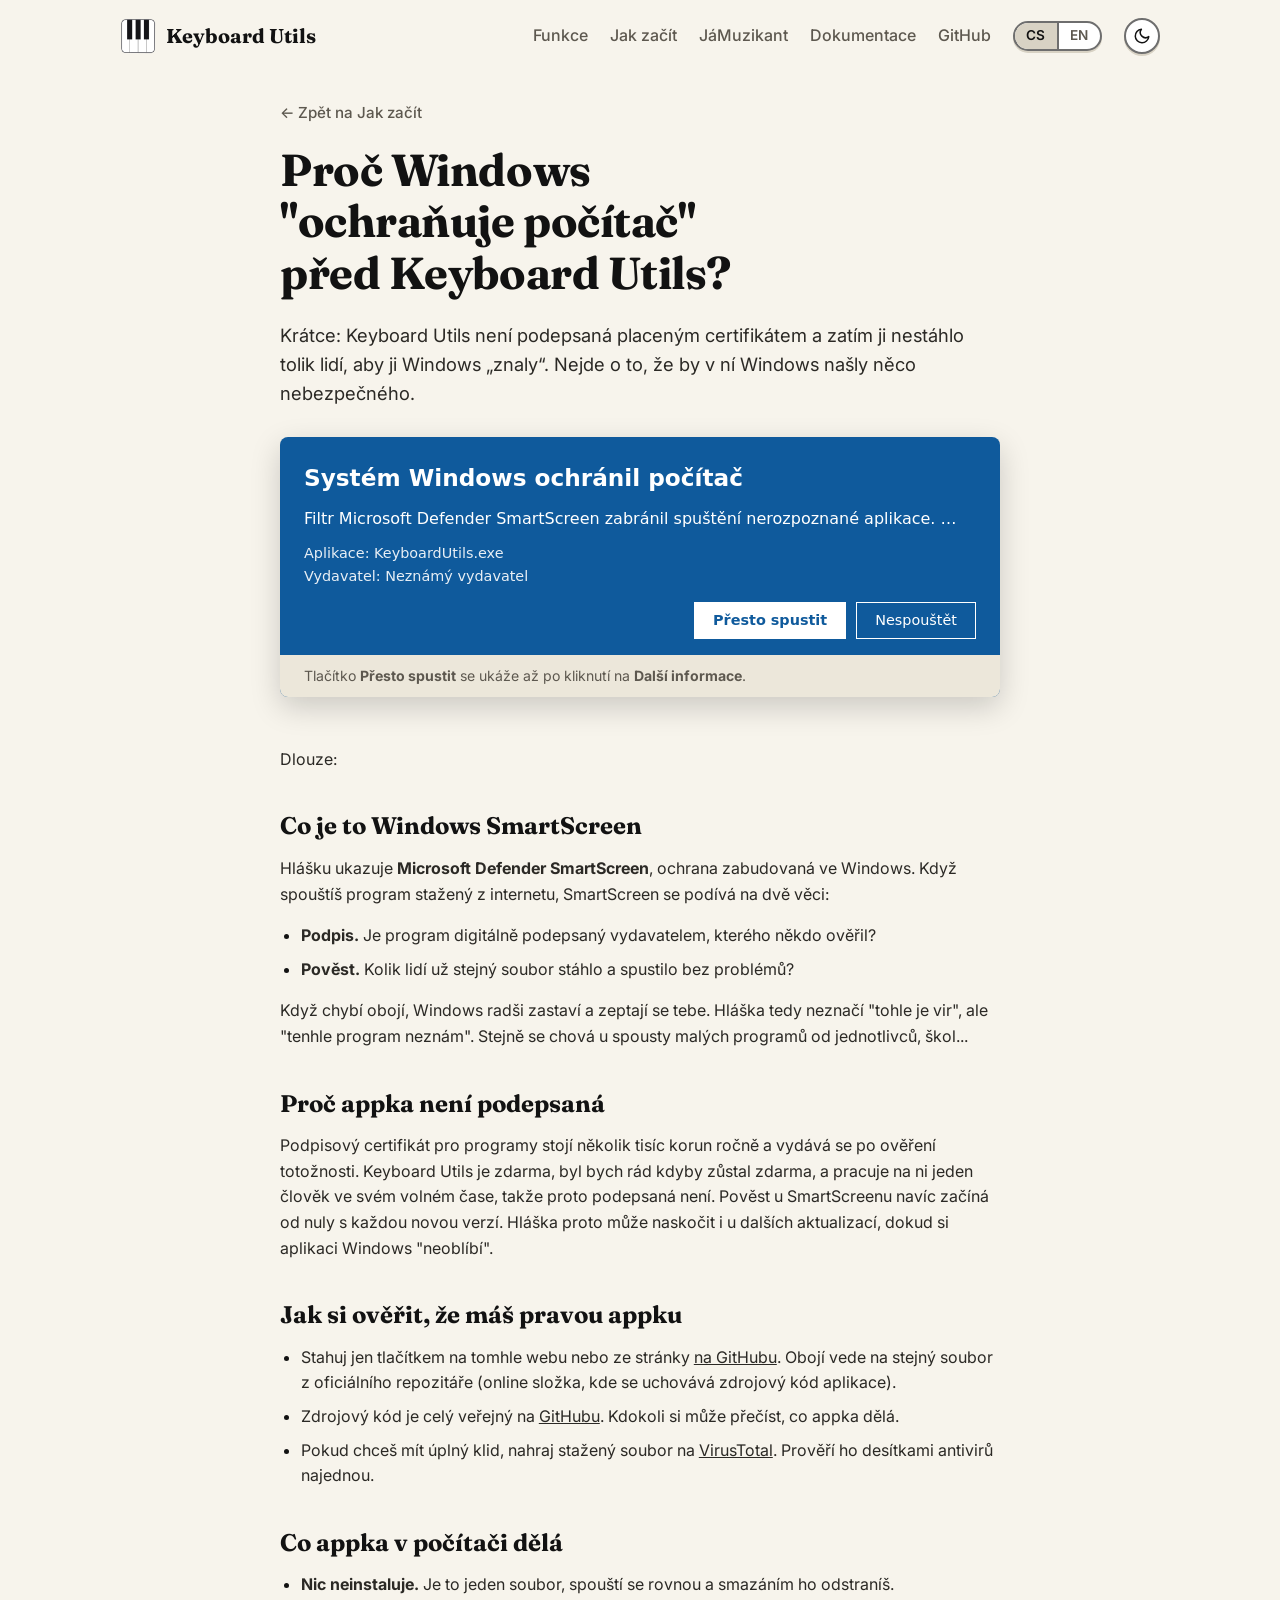
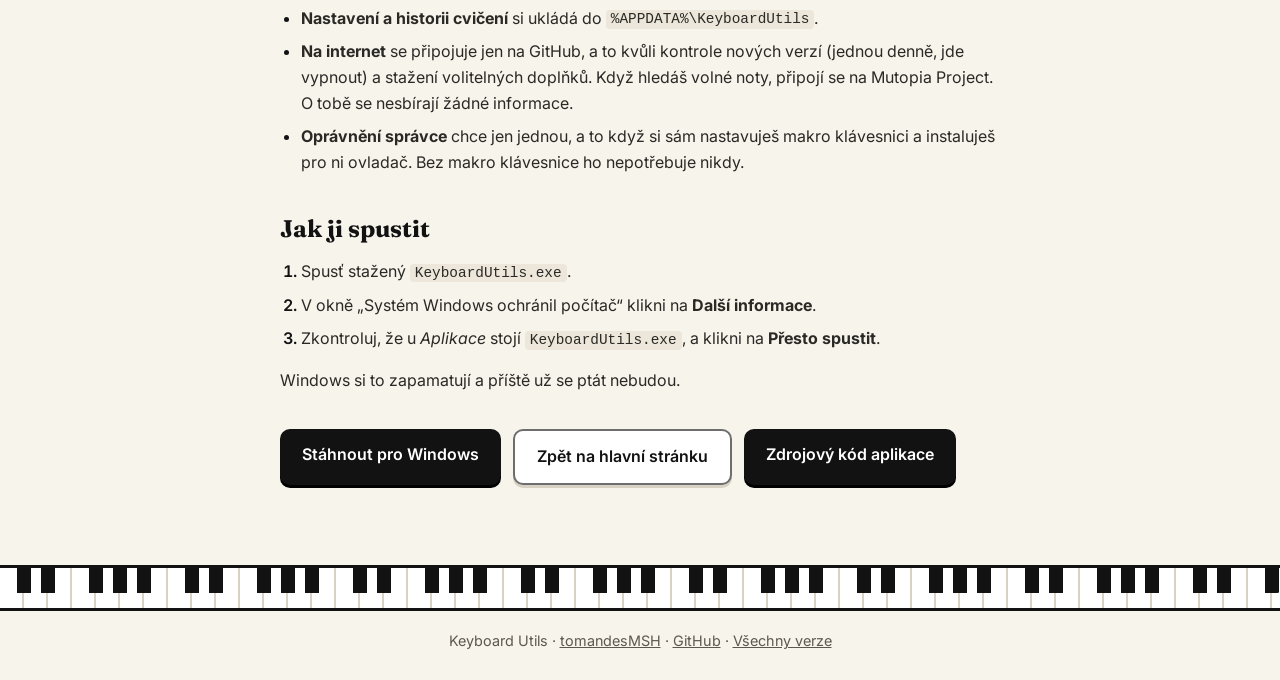
<file: docs/proc.html>
<!doctype html>
<html lang="cs">
<head>
  <meta charset="utf-8">
  <meta name="viewport" content="width=device-width, initial-scale=1">
  <title>O Windows Smartscreen</title>
  <meta name="description" content="Proč Windows při prvním spuštění Keyboard Utils ukáže „Systém Windows ochránil počítač“, proč to nevadí a jak si ověřit, že máš pravou appku.">
  <link rel="alternate" hreflang="cs" href="https://tomandes.eu/Keyboard-Utils/proc.html">
  <link rel="alternate" hreflang="en" href="https://tomandes.eu/Keyboard-Utils/en/proc.html">
  <link rel="alternate" hreflang="x-default" href="https://tomandes.eu/Keyboard-Utils/proc.html">
  <link rel="icon" type="image/png" href="img/favicon.png">
  <link rel="preconnect" href="https://fonts.googleapis.com">
  <link rel="preconnect" href="https://fonts.gstatic.com" crossorigin>
  <link href="https://fonts.googleapis.com/css2?family=Fraunces:opsz,wght@9..144,600;9..144,700&family=Inter:wght@400;500;600&display=swap" rel="stylesheet">
  <!-- The light / dark pick, set before the page is drawn (no flash of the wrong one). See theme.js. -->
  <script>try { const t = localStorage.getItem('theme'); if (t === 'dark' || t === 'light') document.documentElement.dataset.theme = t } catch (e) {}</script>
  <link rel="stylesheet" href="style.css">
</head>
<body>

<header class="top">
  <a class="brand" href="index.html">
    <img src="img/logo.png" alt="" width="36" height="36">
    <span>Keyboard Utils</span>
  </a>
  <div class="header-end">
    <nav>
      <a href="index.html#funkce">Funkce</a>
      <a href="index.html#zacit">Jak začít</a>
      <a href="index.html#jamuzikant">JáMuzikant</a>
      <a href="docs/index.html">Dokumentace</a>
      <a href="https://github.com/tomandesMSH/Keyboard-Utils">GitHub</a>
    </nav>
    <div class="lang-switch" aria-label="Jazyk">
      <a href="proc.html" hreflang="cs" aria-current="true" title="Česky">CS</a>
      <a href="en/proc.html" hreflang="en" lang="en" title="English">EN</a>
    </div>
    <button class="theme-toggle" type="button" aria-label="Tmavý režim" aria-pressed="false">
      <svg class="moon" viewBox="0 0 24 24" fill="none" stroke="currentColor" stroke-width="2" stroke-linecap="round" stroke-linejoin="round" aria-hidden="true"><path d="M21 12.8A9 9 0 1 1 11.2 3a7 7 0 0 0 9.8 9.8z"/></svg>
      <svg class="sun" viewBox="0 0 24 24" fill="none" stroke="currentColor" stroke-width="2" stroke-linecap="round" aria-hidden="true"><circle cx="12" cy="12" r="4.5"/><path d="M12 2v2.5M12 19.5V22M2 12h2.5M19.5 12H22M4.9 4.9l1.8 1.8M17.3 17.3l1.8 1.8M4.9 19.1l1.8-1.8M17.3 6.7l1.8-1.8"/></svg>
    </button>
  </div>
</header>

<main class="page">
  <a class="back" href="index.html#zacit">← Zpět na Jak začít</a>

  <h1>Proč Windows <br> "ochraňuje počítač" <br> před Keyboard Utils?</h1>
  <p class="lead">
    Krátce: Keyboard Utils není podepsaná placeným certifikátem a&nbsp;zatím ji nestáhlo tolik lidí, aby ji
    Windows „znaly“. Nejde o&nbsp;to, že by v&nbsp;ní Windows našly něco nebezpečného.
  </p>

  <figure class="smartscreen" aria-label="Jak hláška vypadá">
    <div class="ss-title">Systém Windows ochránil počítač</div>
    <p>Filtr Microsoft Defender SmartScreen zabránil spuštění nerozpoznané aplikace. …</p>
    <p class="ss-small">Aplikace: KeyboardUtils.exe<br>Vydavatel: Neznámý vydavatel</p>
    <div class="ss-buttons"><span class="ss-btn ss-primary">Přesto spustit</span><span class="ss-btn">Nespouštět</span></div>
    <figcaption>Tlačítko <b>Přesto spustit</b> se ukáže až po kliknutí na <b>Další informace</b>.</figcaption>
  </figure>
  <br>
  <p>Dlouze:</p>
  <h2>Co je to Windows SmartScreen</h2>
  <p>
    Hlášku ukazuje <b>Microsoft Defender SmartScreen</b>, ochrana zabudovaná ve Windows. Když spouštíš program
    stažený z&nbsp;internetu, SmartScreen se podívá na dvě věci:
  </p>
  <ul>
    <li><b>Podpis.</b> Je program digitálně podepsaný vydavatelem, kterého někdo ověřil?</li>
    <li><b>Pověst.</b> Kolik lidí už stejný soubor stáhlo a&nbsp;spustilo bez problémů?</li>
  </ul>
  <p>
    Když chybí obojí, Windows radši zastaví a&nbsp;zeptají se tebe. Hláška tedy neznačí "tohle je vir", ale
    "tenhle program neznám". Stejně se chová u&nbsp;spousty malých programů od jednotlivců, škol...
  </p>

  <h2>Proč appka není podepsaná</h2>
  <p>
    Podpisový certifikát pro programy stojí několik tisíc korun ročně a&nbsp;vydává se po ověření
    totožnosti. Keyboard Utils je zdarma, byl bych rád kdyby zůstal zdarma, a&nbsp;pracuje na ni jeden člověk ve svém volném čase, takže proto podepsaná
    není. Pověst u&nbsp;SmartScreenu navíc začíná od nuly s&nbsp;každou novou verzí. Hláška proto může naskočit
    i&nbsp;u&nbsp;dalších aktualizací, dokud si aplikaci Windows "neoblíbí".
  </p>

  <h2>Jak si ověřit, že máš pravou appku</h2>
  <ul>
    <li>
      Stahuj jen tlačítkem na tomhle webu nebo ze stránky
      <a href="https://github.com/tomandesMSH/Keyboard-Utils/releases"> na GitHubu</a>. Obojí vede na
      stejný soubor z&nbsp;oficiálního repozitáře (online složka, kde se uchovává zdrojový kód aplikace).
    </li>
    <li>
      Zdrojový kód je celý veřejný na
      <a href="https://github.com/tomandesMSH/Keyboard-Utils">GitHubu</a>. Kdokoli si může přečíst, co appka dělá.
    </li>
    <li>
      Pokud chceš mít úplný klid, nahraj stažený soubor na <a href="https://www.virustotal.com/">VirusTotal</a>.
      Prověří ho desítkami antivirů najednou.
    </li>
  </ul>

  <h2>Co appka v&nbsp;počítači dělá</h2>
  <ul>
    <li><b>Nic neinstaluje.</b> Je to jeden soubor, spouští se rovnou a&nbsp;smazáním ho odstraníš.</li>
    <li>
      <b>Nastavení a&nbsp;historii cvičení</b> si ukládá do <code>%APPDATA%\KeyboardUtils</code>.
    </li>
    <li>
      <b>Na internet</b> se připojuje jen na GitHub, a&nbsp;to kvůli kontrole nových verzí (jednou denně, jde
      vypnout) a&nbsp;stažení volitelných doplňků. Když hledáš volné noty, připojí se na Mutopia Project.
      O&nbsp;tobě se nesbírají žádné informace.
    </li>
    <li>
      <b>Oprávnění správce</b> chce jen jednou, a&nbsp;to když si sám nastavuješ makro klávesnici a&nbsp;instaluješ
      pro ni ovladač. Bez makro klávesnice ho nepotřebuje nikdy.
    </li>
  </ul>

  <h2>Jak ji spustit</h2>
  <ol>
    <li>Spusť stažený <code>KeyboardUtils.exe</code>.</li>
    <li>V&nbsp;okně „Systém Windows ochránil počítač“ klikni na <b>Další informace</b>.</li>
    <li>Zkontroluj, že u&nbsp;<i>Aplikace</i> stojí <code>KeyboardUtils.exe</code>, a&nbsp;klikni na <b>Přesto spustit</b>.</li>
  </ol>
  <p>Windows si to zapamatují a&nbsp;příště už se ptát nebudou.</p>

  <p class="page-actions">
    <a class="btn btn-dark" href="https://github.com/tomandesMSH/Keyboard-Utils/releases/latest/download/KeyboardUtils.exe" download>Stáhnout pro Windows</a>
    <a class="btn btn-light" href="index.html">Zpět na hlavní stránku</a>
    <a class="btn btn-dark" href="https://github.com/tomandesMSH/Keyboard-Utils">Zdrojový kód aplikace</a>
  </p>
</main>

<footer>
  <div class="keys keys-small" aria-hidden="true"></div>
  <p>
    Keyboard Utils · <a href="https://tomandes.eu/">tomandesMSH</a> ·
    <a href="https://github.com/tomandesMSH/Keyboard-Utils">GitHub</a> ·
    <a href="https://github.com/tomandesMSH/Keyboard-Utils/releases">Všechny verze</a>
  </p>
</footer>
<script src="theme.js"></script>
<script src="piano.js"></script>
</body>
</html>
</file>
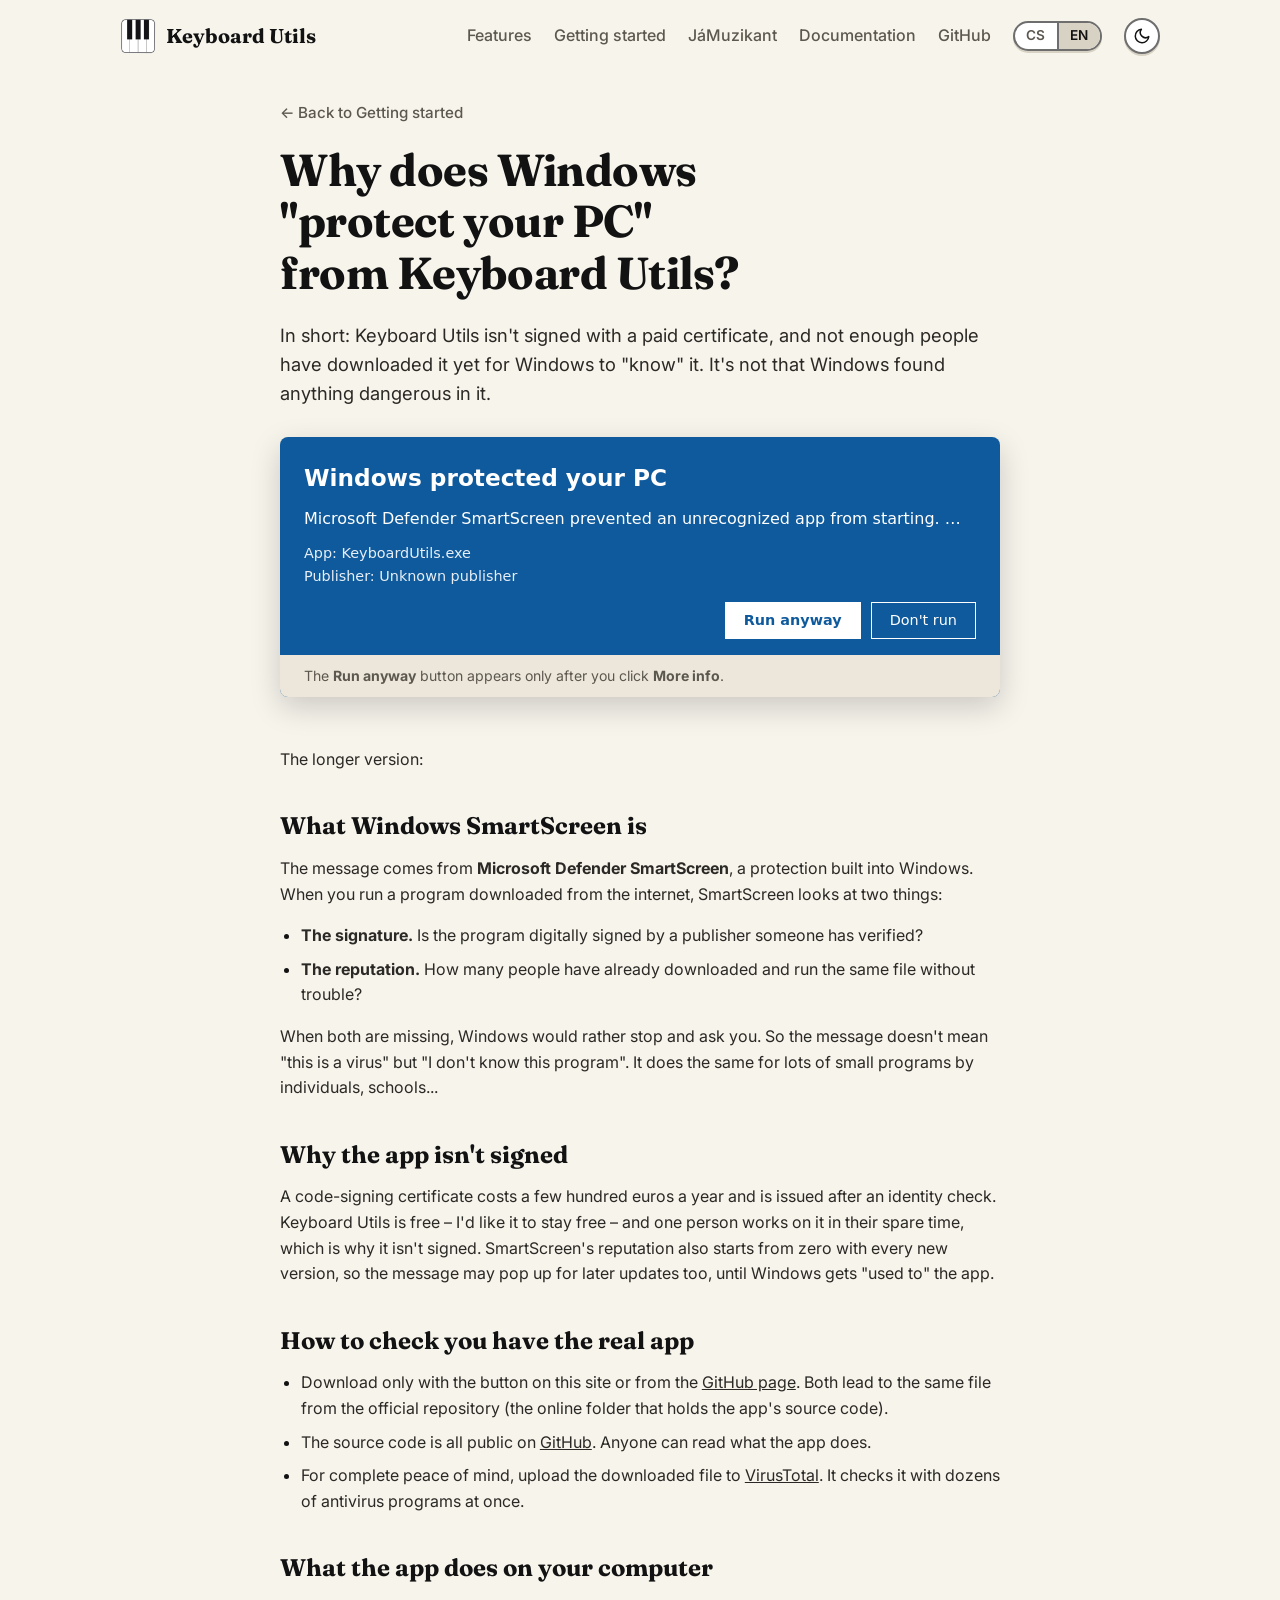
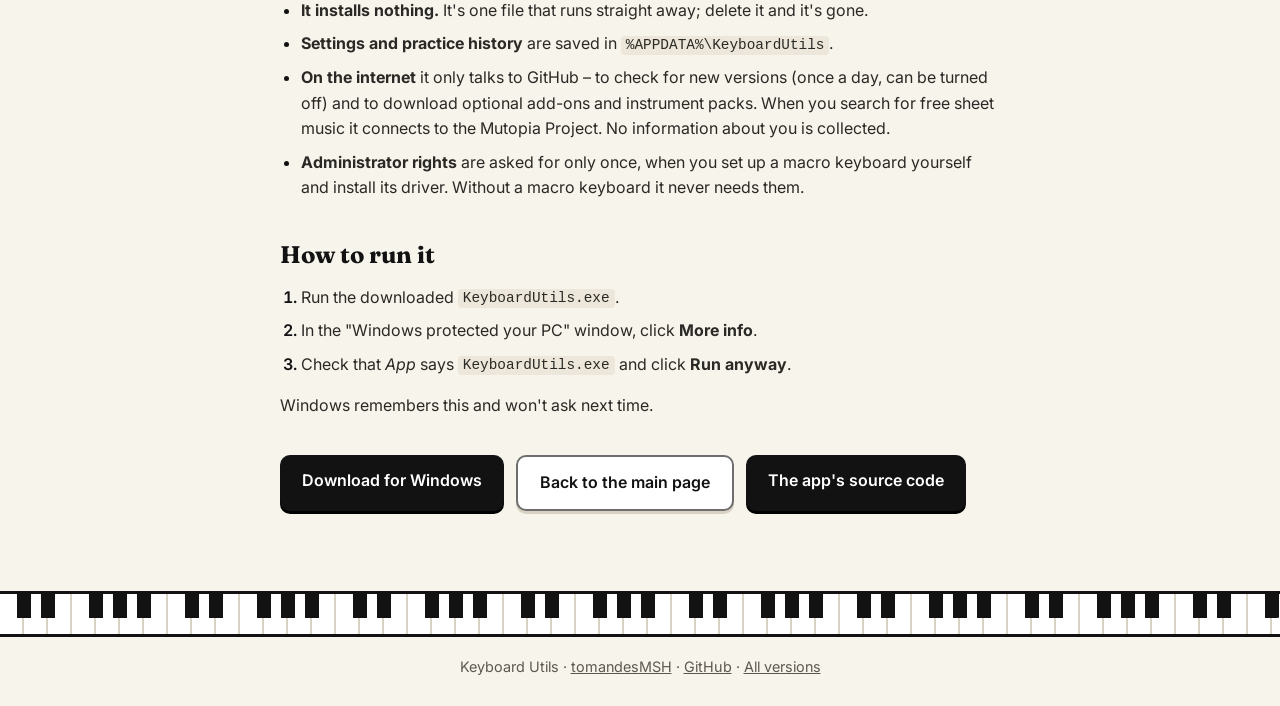
<file: docs/en/proc.html>
<!doctype html>
<html lang="en">
<head>
  <meta charset="utf-8">
  <meta name="viewport" content="width=device-width, initial-scale=1">
  <title>About Windows SmartScreen</title>
  <meta name="description" content="Why Windows shows &quot;Windows protected your PC&quot; the first time you run Keyboard Utils, why that's fine, and how to check you have the real app.">
  <link rel="alternate" hreflang="cs" href="https://tomandes.eu/Keyboard-Utils/proc.html">
  <link rel="alternate" hreflang="en" href="https://tomandes.eu/Keyboard-Utils/en/proc.html">
  <link rel="alternate" hreflang="x-default" href="https://tomandes.eu/Keyboard-Utils/proc.html">
  <link rel="icon" type="image/png" href="../img/favicon.png">
  <link rel="preconnect" href="https://fonts.googleapis.com">
  <link rel="preconnect" href="https://fonts.gstatic.com" crossorigin>
  <link href="https://fonts.googleapis.com/css2?family=Fraunces:opsz,wght@9..144,600;9..144,700&family=Inter:wght@400;500;600&display=swap" rel="stylesheet">
  <!-- The light / dark pick, set before the page is drawn (no flash of the wrong one). See theme.js. -->
  <script>try { const t = localStorage.getItem('theme'); if (t === 'dark' || t === 'light') document.documentElement.dataset.theme = t } catch (e) {}</script>
  <link rel="stylesheet" href="../style.css">
</head>
<body>

<header class="top">
  <a class="brand" href="index.html">
    <img src="../img/logo.png" alt="" width="36" height="36">
    <span>Keyboard Utils</span>
  </a>
  <div class="header-end">
    <nav>
      <a href="index.html#features">Features</a>
      <a href="index.html#start">Getting started</a>
      <a href="index.html#jamuzikant">JáMuzikant</a>
      <a href="docs/index.html">Documentation</a>
      <a href="https://github.com/tomandesMSH/Keyboard-Utils">GitHub</a>
    </nav>
    <div class="lang-switch" aria-label="Language">
      <a href="../proc.html" hreflang="cs" lang="cs" title="Česky">CS</a>
      <a href="proc.html" hreflang="en" aria-current="true" title="English">EN</a>
    </div>
    <button class="theme-toggle" type="button" aria-label="Dark mode" aria-pressed="false">
      <svg class="moon" viewBox="0 0 24 24" fill="none" stroke="currentColor" stroke-width="2" stroke-linecap="round" stroke-linejoin="round" aria-hidden="true"><path d="M21 12.8A9 9 0 1 1 11.2 3a7 7 0 0 0 9.8 9.8z"/></svg>
      <svg class="sun" viewBox="0 0 24 24" fill="none" stroke="currentColor" stroke-width="2" stroke-linecap="round" aria-hidden="true"><circle cx="12" cy="12" r="4.5"/><path d="M12 2v2.5M12 19.5V22M2 12h2.5M19.5 12H22M4.9 4.9l1.8 1.8M17.3 17.3l1.8 1.8M4.9 19.1l1.8-1.8M17.3 6.7l1.8-1.8"/></svg>
    </button>
  </div>
</header>

<main class="page">
  <a class="back" href="index.html#start">← Back to Getting started</a>

  <h1>Why does Windows <br> "protect your PC" <br> from Keyboard Utils?</h1>
  <p class="lead">
    In short: Keyboard Utils isn't signed with a paid certificate, and not enough people have downloaded it yet for
    Windows to "know" it. It's not that Windows found anything dangerous in it.
  </p>

  <figure class="smartscreen" aria-label="What the message looks like">
    <div class="ss-title">Windows protected your PC</div>
    <p>Microsoft Defender SmartScreen prevented an unrecognized app from starting. …</p>
    <p class="ss-small">App: KeyboardUtils.exe<br>Publisher: Unknown publisher</p>
    <div class="ss-buttons"><span class="ss-btn ss-primary">Run anyway</span><span class="ss-btn">Don't run</span></div>
    <figcaption>The <b>Run anyway</b> button appears only after you click <b>More info</b>.</figcaption>
  </figure>
  <br>
  <p>The longer version:</p>
  <h2>What Windows SmartScreen is</h2>
  <p>
    The message comes from <b>Microsoft Defender SmartScreen</b>, a protection built into Windows. When you run a
    program downloaded from the internet, SmartScreen looks at two things:
  </p>
  <ul>
    <li><b>The signature.</b> Is the program digitally signed by a publisher someone has verified?</li>
    <li><b>The reputation.</b> How many people have already downloaded and run the same file without trouble?</li>
  </ul>
  <p>
    When both are missing, Windows would rather stop and ask you. So the message doesn't mean "this is a virus" but
    "I don't know this program". It does the same for lots of small programs by individuals, schools...
  </p>

  <h2>Why the app isn't signed</h2>
  <p>
    A code-signing certificate costs a few hundred euros a year and is issued after an identity check. Keyboard Utils
    is free – I'd like it to stay free – and one person works on it in their spare time, which is why it isn't
    signed. SmartScreen's reputation also starts from zero with every new version, so the message may pop up for later
    updates too, until Windows gets "used to" the app.
  </p>

  <h2>How to check you have the real app</h2>
  <ul>
    <li>
      Download only with the button on this site or from the
      <a href="https://github.com/tomandesMSH/Keyboard-Utils/releases">GitHub page</a>. Both lead to the same file
      from the official repository (the online folder that holds the app's source code).
    </li>
    <li>
      The source code is all public on
      <a href="https://github.com/tomandesMSH/Keyboard-Utils">GitHub</a>. Anyone can read what the app does.
    </li>
    <li>
      For complete peace of mind, upload the downloaded file to <a href="https://www.virustotal.com/">VirusTotal</a>.
      It checks it with dozens of antivirus programs at once.
    </li>
  </ul>

  <h2>What the app does on your computer</h2>
  <ul>
    <li><b>It installs nothing.</b> It's one file that runs straight away; delete it and it's gone.</li>
    <li>
      <b>Settings and practice history</b> are saved in <code>%APPDATA%\KeyboardUtils</code>.
    </li>
    <li>
      <b>On the internet</b> it only talks to GitHub – to check for new versions (once a day, can be turned off) and
      to download optional add-ons and instrument packs. When you search for free sheet music it connects to the Mutopia
      Project. No information about you is collected.
    </li>
    <li>
      <b>Administrator rights</b> are asked for only once, when you set up a macro keyboard yourself and install its
      driver. Without a macro keyboard it never needs them.
    </li>
  </ul>

  <h2>How to run it</h2>
  <ol>
    <li>Run the downloaded <code>KeyboardUtils.exe</code>.</li>
    <li>In the "Windows protected your PC" window, click <b>More info</b>.</li>
    <li>Check that <i>App</i> says <code>KeyboardUtils.exe</code> and click <b>Run anyway</b>.</li>
  </ol>
  <p>Windows remembers this and won't ask next time.</p>

  <p class="page-actions">
    <a class="btn btn-dark" href="https://github.com/tomandesMSH/Keyboard-Utils/releases/latest/download/KeyboardUtils.exe" download>Download for Windows</a>
    <a class="btn btn-light" href="index.html">Back to the main page</a>
    <a class="btn btn-dark" href="https://github.com/tomandesMSH/Keyboard-Utils">The app's source code</a>
  </p>
</main>

<footer>
  <div class="keys keys-small" aria-hidden="true"></div>
  <p>
    Keyboard Utils · <a href="https://tomandes.eu/">tomandesMSH</a> ·
    <a href="https://github.com/tomandesMSH/Keyboard-Utils">GitHub</a> ·
    <a href="https://github.com/tomandesMSH/Keyboard-Utils/releases">All versions</a>
  </p>
</footer>
<script src="../theme.js"></script>
<script src="../piano.js"></script>
</body>
</html>
</file>
<file: docs/style.css>
/* Keyboard Utils - the colours of a piano: ivory keys, black keys, the grey of the key edges.
   Dark mode turns the piano round: a dark page with ivory as the strong colour. The page is light unless the
   reader switches to dark with the button in the header (data-theme="dark" on <html>, see theme.js). */
:root {
  color-scheme: light;
  --bg: #f7f4ec;            /* the page: ivory */
  --surface: #ffffff;       /* cards, light buttons: white keys */
  --surface-2: #ece7da;     /* code, captions */
  --text: #121212;
  --text-soft: #2b2925;
  --muted: #5d584f;
  --edge: #6e6e6e;          /* a key's edge */
  --line: #d8d2c4;
  --accent: #121212;        /* the strong colour: black keys, step numbers, the main button */
  --on-accent: #ffffff;
  --accent-shadow: #000000;
  --band: #121212;          /* the dark sections: screenshots, JáMuzikant */
  --band-text: #f7f4ec;
  --band-muted: #bdb8ad;
  --band-line: #333333;
  --band-soft: #1e1e20;
  /* The keyboard strip is a real piano in both modes. */
  --key-white: #ffffff;
  --key-black: #121212;
  --key-gap: #d8d2c4;
  --jamuzikant: #e14432;
  --radius: 14px;
  --max: 1080px;
}

/* The dark palette, when picked with the switch. */
:root[data-theme="dark"] {
  color-scheme: dark;
  --bg: #141416;
  --surface: #1d1d20;
  --surface-2: #26262a;
  --text: #ece7da;
  --text-soft: #d8d3c7;
  --muted: #a8a297;
  --edge: #55555b;
  --line: #2c2c30;
  --accent: #ece7da;
  --on-accent: #141416;
  --accent-shadow: #9c978b;
  --band: #0b0b0c;
  --band-line: #2c2c30;
  --band-soft: #1a1a1d;
  --key-white: #e9e6df;
  --key-gap: #b8b2a5;
}

* { box-sizing: border-box; }

/* Gliding to a section - unless the reader has asked their system for less motion. */
@media (prefers-reduced-motion: no-preference) {
  html { scroll-behavior: smooth; }
}

body {
  margin: 0;
  background: var(--bg);
  color: var(--text);
  font: 16px/1.6 'Inter', 'Segoe UI', system-ui, sans-serif;
}

a { color: inherit; }

h1, h2, h3 {
  font-family: 'Fraunces', Georgia, serif;
  line-height: 1.15;
  margin: 0 0 .5em;
}

h1 { font-size: clamp(2.2rem, 5vw, 3.6rem); letter-spacing: -.01em; }
h2 { font-size: clamp(1.7rem, 3.4vw, 2.4rem); }
h3 { font-size: 1.2rem; }

code {
  font: .9em ui-monospace, 'Cascadia Code', Consolas, monospace;
  background: var(--surface-2);
  padding: .1em .35em;
  border-radius: 4px;
}

/* --- Header ------------------------------------------------------------------------------- */

.top {
  max-width: var(--max);
  margin: 0 auto;
  padding: 18px 20px;
  display: flex;
  align-items: center;
  justify-content: space-between;
  gap: 16px;
  flex-wrap: wrap;
}

.brand {
  display: flex;
  align-items: center;
  gap: 10px;
  text-decoration: none;
  font-family: 'Fraunces', Georgia, serif;
  font-weight: 700;
  font-size: 1.25rem;
}

nav { display: flex; gap: 22px; flex-wrap: wrap; }
nav a { text-decoration: none; color: var(--muted); font-weight: 500; }
nav a:hover { color: var(--text); }

.header-end { display: flex; align-items: center; gap: 22px; flex-wrap: wrap; }

/* Light / dark switch: a round key with a moon or a sun. */
.theme-toggle {
  width: 36px;
  height: 36px;
  border-radius: 50%;
  border: 2px solid var(--edge);
  background: var(--surface);
  color: var(--text);
  display: inline-grid;
  place-items: center;
  cursor: pointer;
  padding: 0;
  box-shadow: 0 2px 0 var(--line);
}
.theme-toggle:hover { border-color: var(--text); }
.theme-toggle svg { width: 18px; height: 18px; }
.theme-toggle .sun { display: none; }
.theme-toggle[aria-pressed="true"] .sun { display: block; }
.theme-toggle[aria-pressed="true"] .moon { display: none; }

/* Language switch: CS | EN, the current language bold. */
.lang-switch {
  display: inline-flex;
  border: 2px solid var(--edge);
  border-radius: 999px;
  background: var(--surface);
  box-shadow: 0 2px 0 var(--line);
  overflow: hidden;
  font-size: .85rem;
  font-weight: 600;
  letter-spacing: .04em;
}
.lang-switch a { padding: 6px 11px; color: var(--muted); text-decoration: none; line-height: 1; }
.lang-switch a + a { border-left: 2px solid var(--edge); }
.lang-switch a:hover { color: var(--text); }
.lang-switch a[aria-current] { color: var(--text); background: var(--line); }

/* --- Hero --------------------------------------------------------------------------------- */

.hero {
  max-width: var(--max);
  margin: 0 auto;
  padding: 56px 20px 48px;
}

.hero-text { max-width: 720px; }

.eyebrow {
  text-transform: uppercase;
  letter-spacing: .12em;
  font-size: .78rem;
  font-weight: 600;
  color: var(--muted);
  margin: 0 0 14px;
}

.lead { font-size: 1.15rem; color: var(--text-soft); margin: 0 0 28px; }

.actions { display: flex; gap: 12px; flex-wrap: wrap; }

.btn {
  display: inline-block;
  padding: 13px 22px;
  border-radius: 10px;
  text-decoration: none;
  font-weight: 600;
  transition: transform .12s ease, box-shadow .12s ease;
}
.btn:hover { transform: translateY(-1px); }
.btn:active { transform: translateY(1px); }

/* Black key and white key. */
.btn-dark { background: var(--accent); color: var(--on-accent); box-shadow: 0 3px 0 var(--accent-shadow); }
.btn-light { background: var(--surface); color: var(--text); border: 2px solid var(--edge); box-shadow: 0 3px 0 var(--line); }
.btn-red { background: var(--jamuzikant); color: #ffffff; box-shadow: 0 3px 0 #b8331f; }

.fine { margin: 18px 0 0; font-size: .88rem; color: var(--muted); }

/* --- A row of piano keys ---------------------------------------------------------------- */

/* White keys 40 px wide; black keys sit over the gaps after C, D, F, G and A (an octave = 7 white keys). */
.keys {
  --w: 40px;
  height: 90px;
  background:
    repeating-linear-gradient(to right,
      var(--key-white) 0 calc(var(--w) - 2px),
      var(--key-gap) calc(var(--w) - 2px) var(--w));
  position: relative;
  border-top: 4px solid var(--key-black);
  border-bottom: 4px solid var(--key-black);
  overflow: hidden;
}

.keys::after {
  content: '';
  position: absolute;
  inset: 0 0 38% 0;
  /* One octave of black keys, as a mask-free gradient: 7 white keys long. */
  background: repeating-linear-gradient(to right,
    transparent 0 calc(var(--w) * .7),
    var(--key-black) calc(var(--w) * .7) calc(var(--w) * 1.3),     /* C# */
    transparent calc(var(--w) * 1.3) calc(var(--w) * 1.7),
    var(--key-black) calc(var(--w) * 1.7) calc(var(--w) * 2.3),     /* D# */
    transparent calc(var(--w) * 2.3) calc(var(--w) * 3.7),
    var(--key-black) calc(var(--w) * 3.7) calc(var(--w) * 4.3),     /* F# */
    transparent calc(var(--w) * 4.3) calc(var(--w) * 4.7),
    var(--key-black) calc(var(--w) * 4.7) calc(var(--w) * 5.3),     /* G# */
    transparent calc(var(--w) * 5.3) calc(var(--w) * 5.7),
    var(--key-black) calc(var(--w) * 5.7) calc(var(--w) * 6.3),     /* A# */
    transparent calc(var(--w) * 6.3) calc(var(--w) * 7));
  border-radius: 0 0 3px 3px;
}

.keys-small { --w: 24px; height: 46px; border-width: 3px; }

/* The strips can be played (piano.js): a pressed key lights up in Keyboard Utils blue. */
.keys.playable { cursor: pointer; touch-action: none; user-select: none; -webkit-user-select: none; }
.key-pressed {
  position: absolute;
  top: 0;
  bottom: 0;
  background: #4285f4;
  opacity: .55;
  pointer-events: none;
}
/* Black keys stay on top of a lit white key; a lit black key on top of them. */
.keys.playable::after { z-index: 1; }
.key-pressed.black { bottom: 38%; opacity: .9; z-index: 2; border-radius: 0 0 3px 3px; }

/* --- Screenshot --------------------------------------------------------------------------- */

.shots {
  background: var(--band);
  color: var(--band-text);
  padding: 48px 20px 56px;
  text-align: center;
}

.shot-switch {
  display: inline-flex;
  background: var(--band-soft);
  border: 1px solid var(--band-line);
  border-radius: 999px;
  padding: 4px;
  margin-bottom: 24px;
}

.shot-switch button {
  font: inherit;
  font-size: .92rem;
  font-weight: 500;
  color: var(--band-muted);
  background: none;
  border: 0;
  padding: 8px 18px;
  border-radius: 999px;
  cursor: pointer;
}

.shot-switch button[aria-selected="true"] { background: var(--band-text); color: var(--band); }

.shot { margin: 0 auto; max-width: var(--max); }

.shot img {
  width: 100%;
  height: auto;
  border-radius: 10px;
  border: 1px solid var(--band-line);
  box-shadow: 0 24px 60px rgba(0, 0, 0, .5);
  display: block;
}

.shot figcaption { margin-top: 16px; color: var(--band-muted); font-size: .92rem; }

/* --- Features ----------------------------------------------------------------------------- */

.features, .steps {
  max-width: var(--max);
  margin: 0 auto;
  padding: 72px 20px 24px;
}

.grid {
  display: grid;
  grid-template-columns: repeat(auto-fit, minmax(280px, 1fr));
  gap: 18px;
  margin-top: 28px;
}

/* Each card is a white key: a black band along its top edge. */
.grid article {
  background: var(--surface);
  border: 2px solid var(--edge);
  border-top: 10px solid var(--accent);
  border-radius: 6px 6px var(--radius) var(--radius);
  padding: 22px 22px 20px;
  box-shadow: 0 4px 0 var(--line);
}

.grid p { margin: 0; color: var(--muted); }

/* --- Steps -------------------------------------------------------------------------------- */

.steps ol {
  list-style: none;
  padding: 0;
  margin: 28px 0 0;
  display: grid;
  grid-template-columns: repeat(auto-fit, minmax(260px, 1fr));
  gap: 18px;
}

.steps li {
  border-left: 4px solid var(--accent);
  padding: 4px 0 4px 18px;
}

.steps p { margin: 0; color: var(--muted); }

/* "Jak začít" flashes after the download button brings the page here: twice to black, like a key pressed. */
.steps h2 {
  display: inline-block;
  padding: 0 .2em;
  margin-left: -.2em;
  border-radius: 8px;
}

.steps h2.flash { animation: key-flash 1.4s ease-out; }

@keyframes key-flash {
  0%, 30% { background: var(--accent); color: var(--on-accent); }
  15%, 45%, 100% { background: transparent; color: var(--text); }
}

.num {
  display: inline-grid;
  place-items: center;
  width: 34px;
  height: 34px;
  border-radius: 6px;
  background: var(--accent);
  color: var(--on-accent);
  font-weight: 700;
  margin-bottom: 10px;
}

/* --- JáMuzikant -------------------------------------------------------------------------------- */

.jamuzikant {
  max-width: var(--max);
  margin: 0 auto;
  padding: 64px 20px 80px;
}

.jamuzikant-card {
  display: flex;
  gap: 24px;
  align-items: flex-start;
  background: var(--band);
  color: var(--band-text);
  border: 1px solid var(--band-line);
  border-radius: var(--radius);
  padding: 32px;
}

.jamuzikant-card img { flex: none; border-radius: 14px; }
.jamuzikant-card p { color: var(--band-muted); margin: 0 0 22px; max-width: 640px; }

/* --- Footer ------------------------------------------------------------------------------- */

footer { text-align: center; color: var(--muted); font-size: .9rem; }
footer p { padding: 18px 20px 28px; margin: 0; }

/* --- Sub-page (proc.html) ----------------------------------------------------------------- */

/* "Proč?" after the first step: a small link to the explanation. */
.why { font-weight: 600; color: var(--text); white-space: nowrap; }

.page {
  max-width: 760px;
  margin: 0 auto;
  padding: 28px 20px 64px;
}

.page h1 { font-size: clamp(1.9rem, 4.4vw, 2.8rem); margin-top: 18px; }
.page h2 { font-size: 1.5rem; margin-top: 40px; }
.page p, .page li { color: var(--text-soft); }
.page ul, .page ol { padding-left: 1.3em; }
.page li { margin-bottom: 8px; }
.page li::marker { color: var(--text); font-weight: 600; }

.back { color: var(--muted); text-decoration: none; font-weight: 500; font-size: .95rem; }
.back:hover { color: var(--text); }

/* A drawing of the SmartScreen window, so readers recognise it. */
.smartscreen {
  margin: 28px 0 8px;
  background: #0f5a9c;
  color: #fff;
  border-radius: 8px;
  padding: 22px 24px 18px;
  box-shadow: 0 10px 30px rgba(0, 0, 0, .18);
  font-family: 'Segoe UI', system-ui, sans-serif;
}
.ss-title { font-size: 1.45rem; font-weight: 600; margin-bottom: 10px; }
.smartscreen p { color: #fff; margin: 0 0 10px; }
.ss-small { font-size: .9rem; opacity: .9; }
.ss-buttons { display: flex; justify-content: flex-end; gap: 10px; margin-top: 14px; flex-wrap: wrap; }
.ss-btn { border: 1px solid #fff; padding: 6px 18px; font-size: .9rem; }
.ss-primary { background: #fff; color: #0f5a9c; font-weight: 600; }
.smartscreen figcaption {
  margin: 16px -24px -18px;
  padding: 10px 24px;
  background: var(--surface-2);
  color: var(--muted);
  font-size: .88rem;
  border-radius: 0 0 8px 8px;
  font-family: 'Inter', 'Segoe UI', system-ui, sans-serif;
}

.page-actions { display: flex; gap: 12px; flex-wrap: wrap; margin-top: 36px; }

/* --- Documentation (docs/docs/) ---------------------------------------------------------- */

nav a[aria-current="page"] { color: var(--text); }

.doc {
  max-width: var(--max);
  margin: 0 auto;
  padding: 0 20px;
  display: grid;
  grid-template-columns: 220px minmax(0, 1fr);
  gap: 40px;
  align-items: start;
}

.doc-body { padding: 28px 0 64px; max-width: 760px; margin: 0; }
.doc-body section { scroll-margin-top: 16px; }
.doc-body h3 { margin-top: 24px; }

/* The contents stay in view while reading, on the left - scrolling on their own when taller than the window. */
.doc-toc {
  position: sticky;
  top: 16px;
  max-height: calc(100vh - 32px);
  overflow-y: auto;
  padding: 28px 4px 28px 0;
  font-size: .9rem;
  scrollbar-width: thin;
}
.doc-toc-title {
  text-transform: uppercase;
  letter-spacing: .12em;
  font-size: .75rem;
  font-weight: 600;
  color: var(--muted);
  margin: 0 0 10px;
}
/* Categories: a small heading over each group of sections, a quiet line down the left of the group. */
/* A category opens by its list growing from nothing (grid row 0fr -> 1fr) and fading in. Only the list's wrapper
   animates - the heading above keeps its size (it used to stretch for a moment and its name jumped). */
.doc-toc-group { margin: 0 0 8px; }
.doc-toc-list { display: grid; grid-template-rows: 1fr; }
.doc-toc-list ol { min-height: 0; overflow: hidden; }
.doc-toc-group.collapsed .doc-toc-list { grid-template-rows: 0fr; }
.doc-toc-group.collapsed ol { opacity: 0; visibility: hidden; }
/* Animated only after the page has set itself up (not on load), and not for readers who asked for less motion. */
@media (prefers-reduced-motion: no-preference) {
  .doc-toc.ready .doc-toc-list { transition: grid-template-rows .28s ease; }
  .doc-toc.ready .doc-toc-list ol { transition: opacity .22s ease .06s, visibility 0s linear 0s; }
  .doc-toc.ready .doc-toc-group.collapsed ol { transition: opacity .16s ease, visibility 0s linear .28s; }
}
.doc-toc-cat {
  display: flex;
  align-items: center;
  gap: 6px;
  width: 100%;
  margin: 0 0 4px;
  padding: 2px 0;
  border: 0;
  background: none;
  font: inherit;
  font-size: .78rem;
  font-weight: 600;
  letter-spacing: .04em;
  text-align: left;
  color: var(--muted);
  cursor: pointer;
  transition: color .15s;
}
.doc-toc-cat:hover { color: var(--text); }
/* An arrow: pointing down when open, right when collapsed. */
.doc-toc-cat::before {
  content: "";
  width: 6px;
  height: 6px;
  border-right: 1.5px solid currentColor;
  border-bottom: 1.5px solid currentColor;
  transform-origin: 50% 50%;
  transform: rotate(45deg);
  transition: transform .15s;
  flex: none;
}
.doc-toc-group.collapsed .doc-toc-cat::before { transform: rotate(-45deg); }
.doc-toc ol { list-style: none; padding: 0; margin: 0; box-shadow: inset 3px 0 0 var(--line); }
.doc-toc li { margin: 0; }
.doc-toc a {
  display: block;
  padding: 3px 8px 3px 13px;
  border-left: 3px solid transparent;
  border-radius: 0 6px 6px 0;
  color: var(--muted);
  text-decoration: none;
  transition: color .15s, background-color .15s, border-color .15s;
}
.doc-toc a:hover { color: var(--text); }
/* Where the reader is: the entry pressed down like a key, its category's heading in full colour. */
.doc-toc a[aria-current="location"] {
  color: var(--text);
  font-weight: 600;
  background: var(--surface-2);
  border-left-color: var(--accent);
}
.doc-toc-group.active .doc-toc-cat { color: var(--text); }

/* A key cap. */
kbd {
  font: 600 .82em 'Inter', 'Segoe UI', system-ui, sans-serif;
  background: var(--surface);
  border: 1px solid var(--edge);
  border-bottom-width: 3px;
  border-radius: 5px;
  padding: .05em .45em;
  white-space: nowrap;
}

.note {
  border-left: 4px solid var(--edge);
  background: var(--surface-2);
  padding: 10px 14px;
  border-radius: 0 8px 8px 0;
  font-size: .93rem;
}

.doc-table { width: 100%; border-collapse: collapse; margin: 12px 0; font-size: .95rem; }
.doc-table th, .doc-table td { text-align: left; padding: 8px 10px; border-bottom: 1px solid var(--line); vertical-align: top; }
.doc-table th { font-weight: 600; color: var(--muted); }
.doc-table td:first-child { white-space: nowrap; width: 1%; }

/* --- Phones ------------------------------------------------------------------------------- */

/* The contents go above the text when there's no room beside it. */
@media (max-width: 860px) {
  .doc { grid-template-columns: 1fr; gap: 0; }
  .doc-toc { position: static; max-height: none; overflow: visible; padding-bottom: 0; columns: 2; column-gap: 24px; }
  .doc-toc-group { break-inside: avoid; }
  .doc-toc-title { column-span: all; }
}

@media (max-width: 640px) {
  .page { padding: 20px 16px 48px; }
  .doc { padding: 0 16px; }
  .doc-body { padding-top: 20px; }
  .hero { padding: 32px 16px 36px; }
  .top { padding: 14px 16px; }
  .header-end { gap: 14px; }
  .lang-switch a { padding: 6px 9px; }
  nav { gap: 14px; font-size: .95rem; }
  .features, .steps { padding: 52px 16px 16px; }
  .jamuzikant { padding: 48px 16px 60px; }
  .jamuzikant-card { flex-direction: column; padding: 24px; }
  .shots { padding: 36px 16px 44px; }
  .keys { --w: 30px; height: 64px; }
}
</file>
